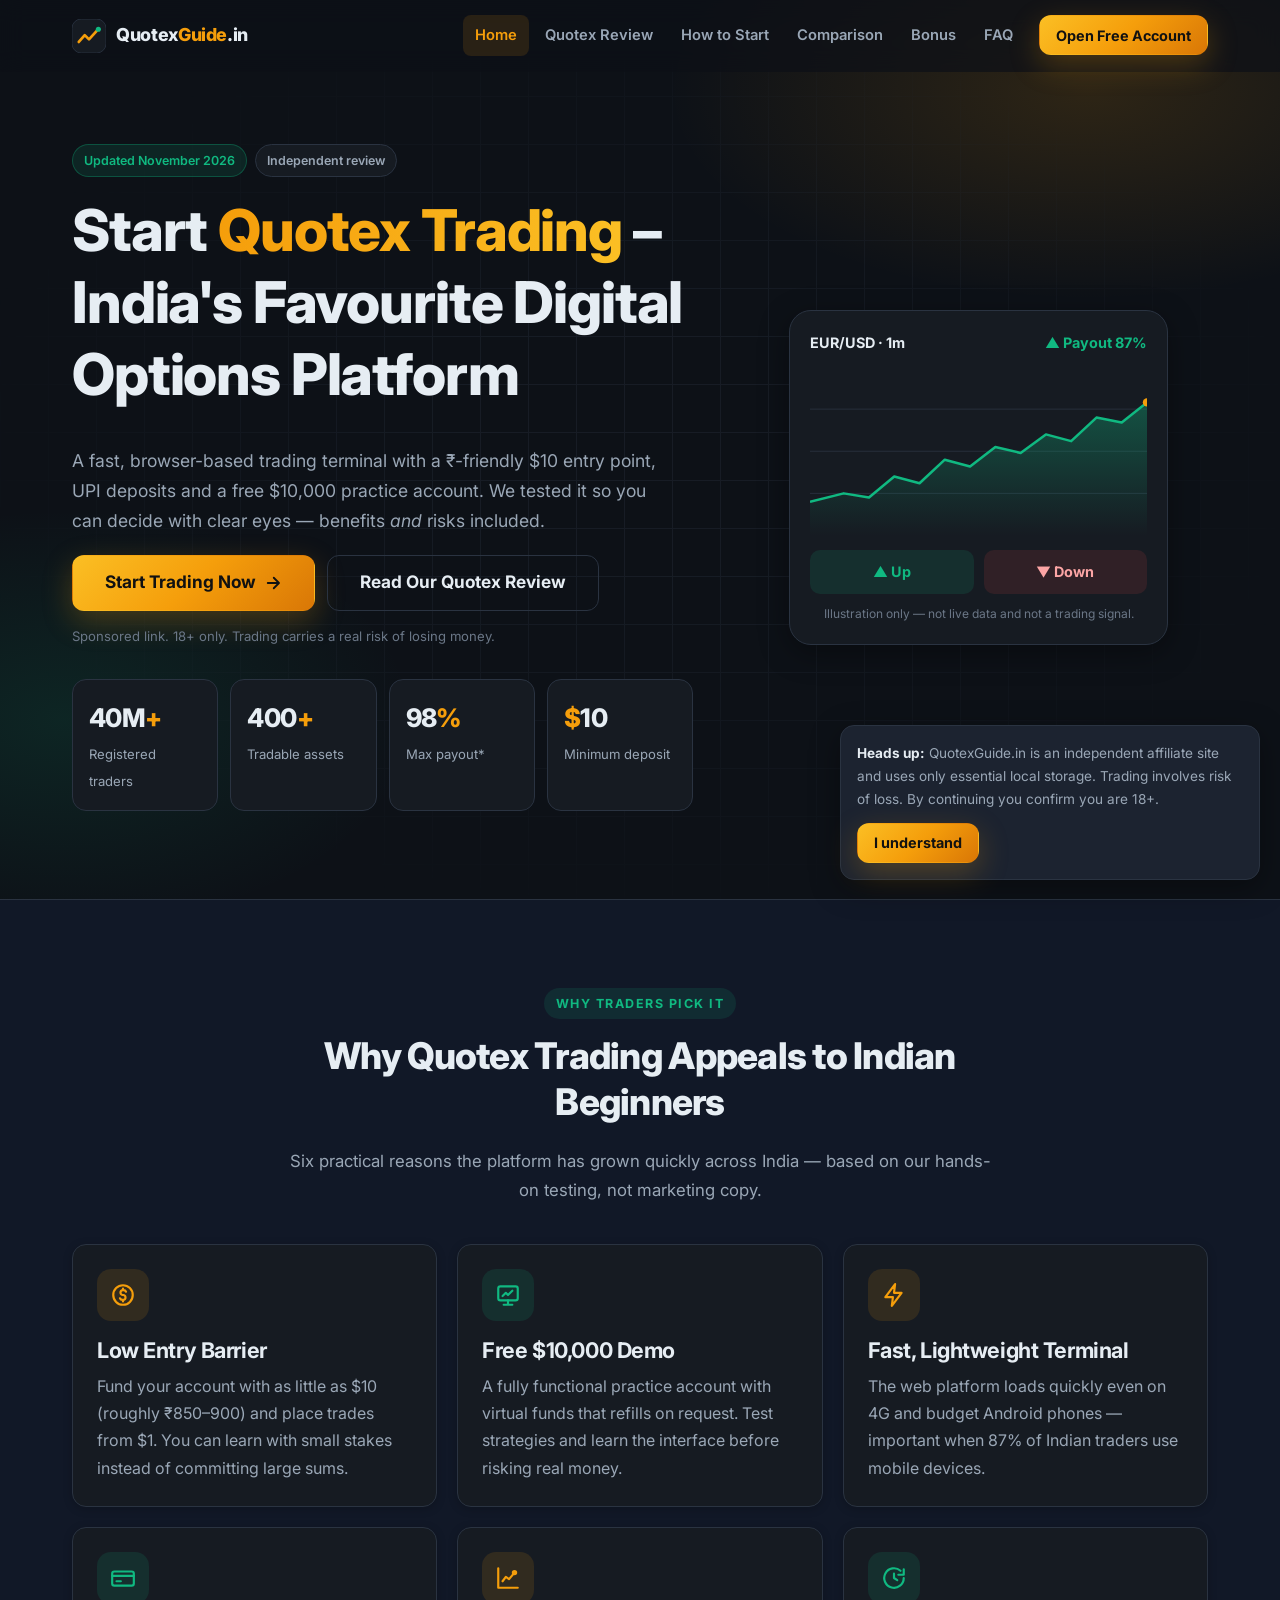
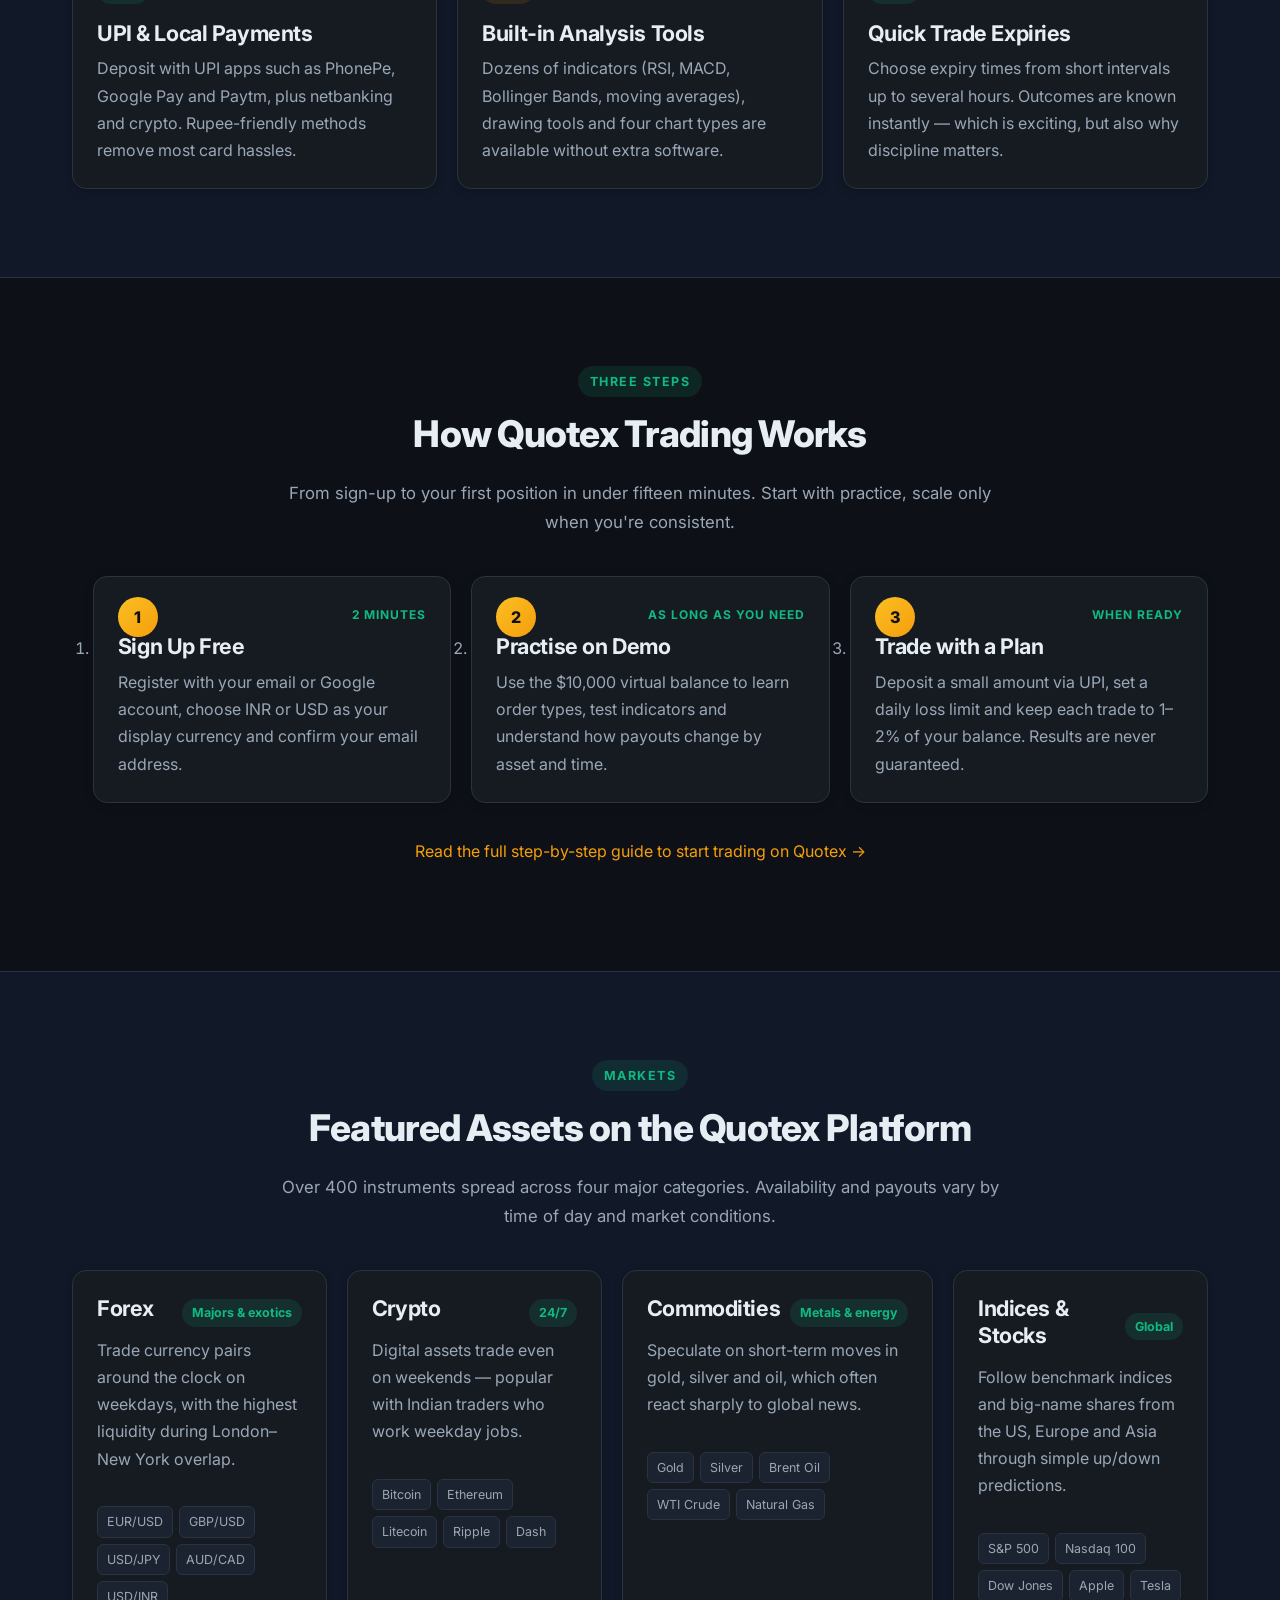
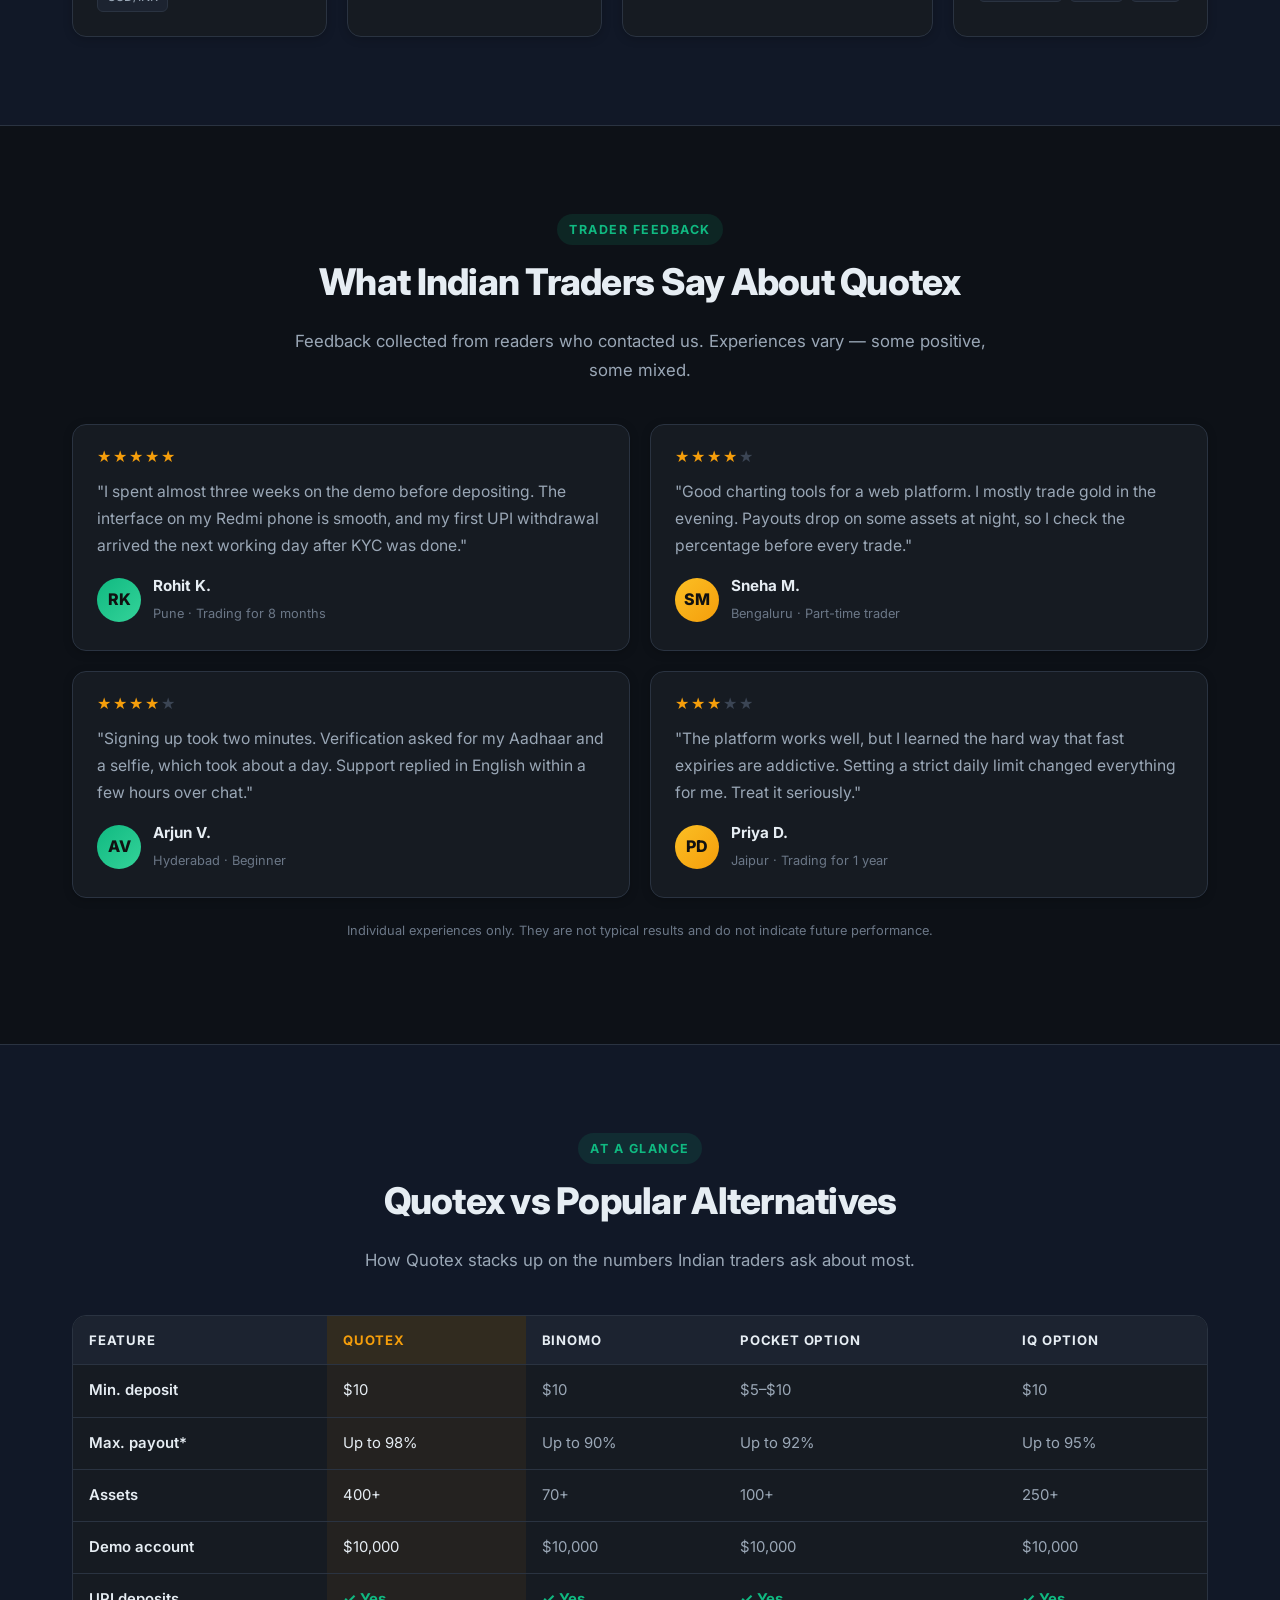
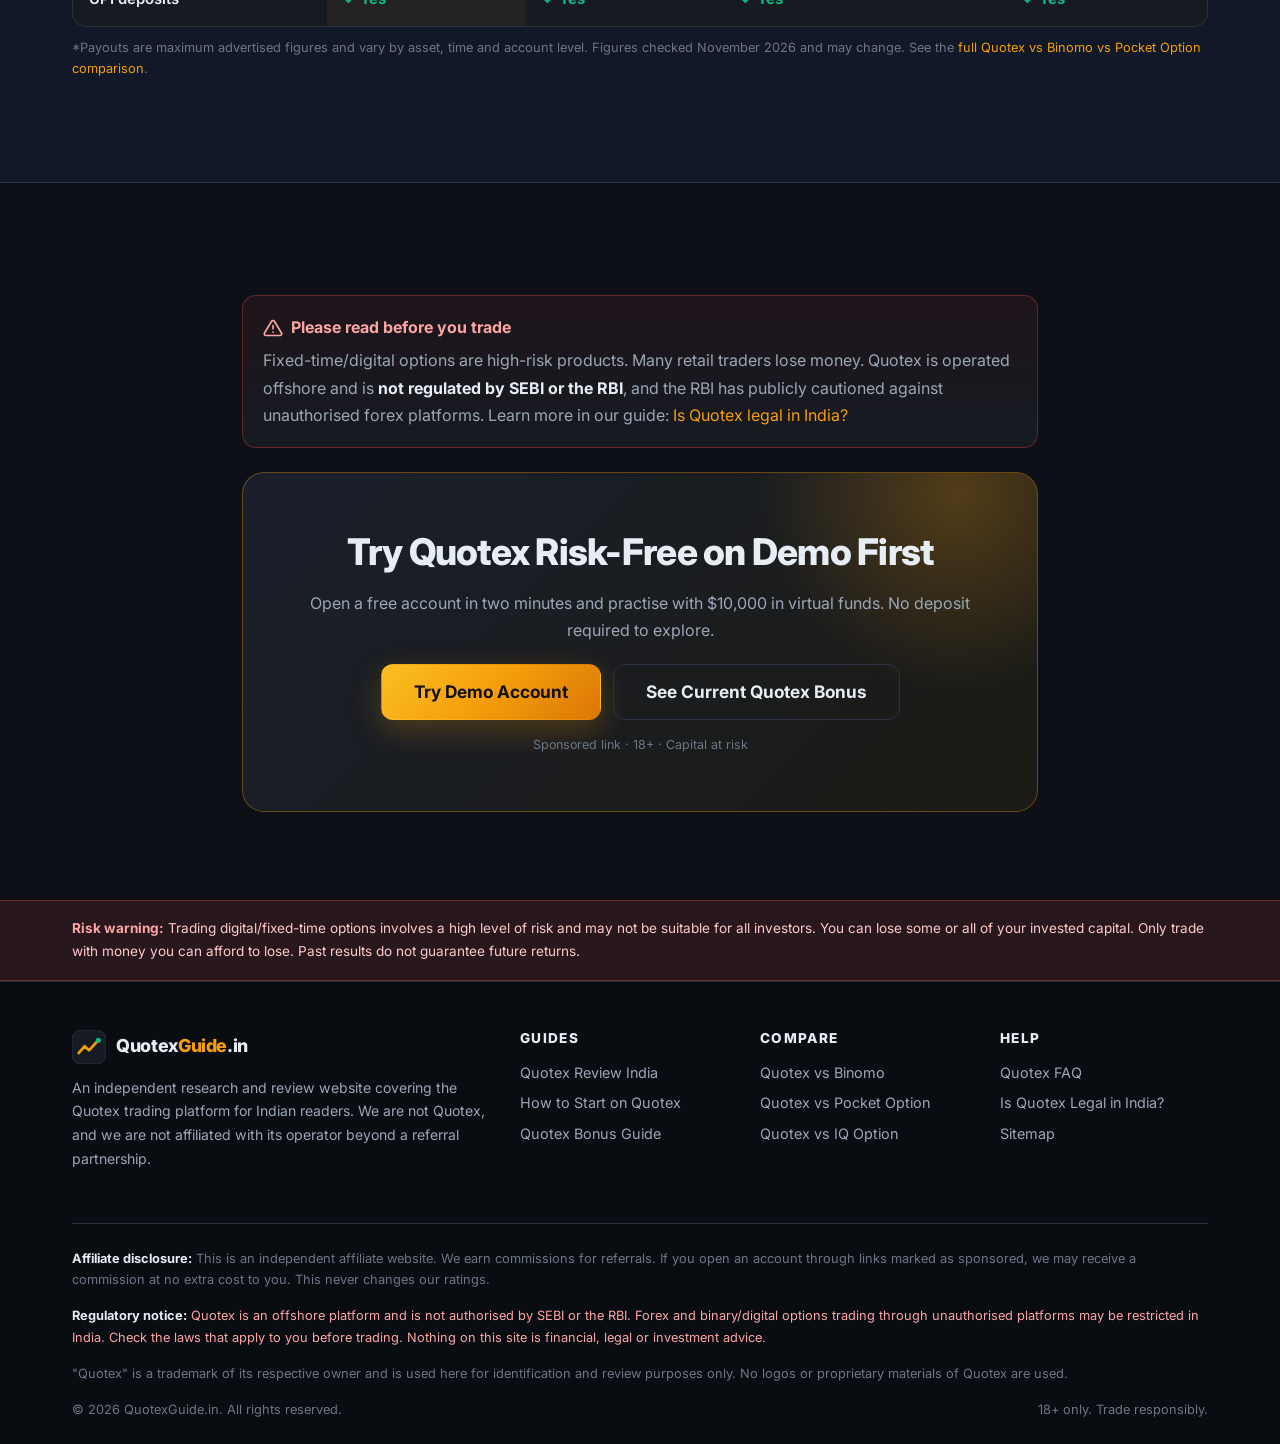
<file: index.html>
<!DOCTYPE html>
<html lang="en-IN" class="no-js">
<head>
  <meta charset="utf-8">
  <meta name="viewport" content="width=device-width, initial-scale=1">
  <title>Quotex Trading India | Best Digital Options Platform 2026</title>
  <meta name="description" content="Quotex trading explained for Indian traders: $10 minimum deposit, free $10,000 demo, 400+ assets and payouts up to 98%. Independent, honest guide for 2026.">
  <meta name="robots" content="index, follow, max-image-preview:large">
  <link rel="canonical" href="https://quotexguide.in/">
  <meta name="theme-color" content="#0d1117">
  <link rel="icon" href="assets/img/favicon.svg" type="image/svg+xml">

  <meta property="og:type" content="website">
  <meta property="og:site_name" content="QuotexGuide.in">
  <meta property="og:locale" content="en_IN">
  <meta property="og:title" content="Quotex Trading India | Best Digital Options Platform 2026">
  <meta property="og:description" content="Independent guide to Quotex trading in India: features, demo account, deposits via UPI, risks and honest verdict.">
  <meta property="og:url" content="https://quotexguide.in/">
  <meta property="og:image" content="https://quotexguide.in/assets/img/og-image.png">
  <meta property="og:image:width" content="1200">
  <meta property="og:image:height" content="630">
  <meta property="og:image:alt" content="QuotexGuide.in – independent Quotex trading guide for India">
  <meta name="twitter:card" content="summary_large_image">
  <meta name="twitter:title" content="Quotex Trading India | Best Digital Options Platform 2026">
  <meta name="twitter:description" content="Independent guide to Quotex trading in India: features, demo, UPI deposits, risks and verdict.">
  <meta name="twitter:image" content="https://quotexguide.in/assets/img/og-image.png">

  <link rel="preconnect" href="https://fonts.googleapis.com">
  <link rel="preconnect" href="https://fonts.gstatic.com" crossorigin>
  <link href="https://fonts.googleapis.com/css2?family=Inter:wght@400;500;600;700;800&amp;display=swap" rel="stylesheet">
  <link rel="stylesheet" href="assets/css/style.css">

  <script type="application/ld+json">
  {
    "@context": "https://schema.org",
    "@graph": [
      {
        "@type": "WebSite",
        "@id": "https://quotexguide.in/#website",
        "url": "https://quotexguide.in/",
        "name": "QuotexGuide.in",
        "description": "Independent reviews and guides about Quotex trading for Indian traders.",
        "inLanguage": "en-IN",
        "publisher": { "@id": "https://quotexguide.in/#org" }
      },
      {
        "@type": "Organization",
        "@id": "https://quotexguide.in/#org",
        "name": "QuotexGuide.in",
        "url": "https://quotexguide.in/",
        "logo": "https://i.ytimg.com/vi/QCMfvbpGNEM/maxresdefault.jpg"
      },
      {
        "@type": "WebPage",
        "@id": "https://quotexguide.in/#webpage",
        "url": "https://quotexguide.in/",
        "name": "Quotex Trading India | Best Digital Options Platform 2026",
        "isPartOf": { "@id": "https://quotexguide.in/#website" },
        "inLanguage": "en-IN",
        "dateModified": "2026-11-01",
        "breadcrumb": { "@id": "https://quotexguide.in/#breadcrumb" }
      },
      {
        "@type": "BreadcrumbList",
        "@id": "https://quotexguide.in/#breadcrumb",
        "itemListElement": [
          { "@type": "ListItem", "position": 1, "name": "Home", "item": "https://quotexguide.in/" }
        ]
      }
    ]
  }
  </script>
</head>
<body>
  <a class="skip-link" href="#main">Skip to content</a>
  <header class="site-header">
    <div class="container">
      <a class="brand" href="index.html" aria-label="QuotexGuide.in home">
        <svg class="brand__mark" viewBox="0 0 40 40" aria-hidden="true" focusable="false"><rect width="40" height="40" rx="11" fill="#161b22" stroke="#2a3341"/><path d="M8 27l7-8 5 5 11-12" fill="none" stroke="#f59e0b" stroke-width="3.2" stroke-linecap="round" stroke-linejoin="round"/><circle cx="31" cy="12" r="3" fill="#10b981"/></svg>
        <span>Quotex<span>Guide</span>.in</span>
      </a>
      <button class="nav-toggle" type="button" aria-controls="main-nav" aria-expanded="false" aria-label="Open menu">
        <span></span><span></span><span></span>
      </button>
      <nav class="main-nav" id="main-nav" aria-label="Main navigation">
        <ul>
          <li><a href="index.html" aria-current="page">Home</a></li>
          <li><a href="review.html">Quotex Review</a></li>
          <li><a href="how-to-start.html">How to Start</a></li>
          <li><a href="comparison.html">Comparison</a></li>
          <li><a href="bonus.html">Bonus</a></li>
          <li><a href="faq.html">FAQ</a></li>
          <li><a class="btn btn--primary btn--sm" href="https://broker.quotex.io/sign-up?lid=YOUR_AFFILIATE_ID" target="_blank" rel="sponsored noopener">Open Free Account</a></li>
        </ul>
      </nav>
    </div>
  </header>

  <main id="main">
    <!-- Hero -->
    <section class="hero" aria-labelledby="hero-title">
      <div class="container hero__grid">
        <div class="hero__content">
          <div class="badge-row">
            <span class="badge badge--teal">Updated November 2026</span>
            <span class="badge">Independent review</span>
          </div>
          <h1 id="hero-title">Start <span class="highlight">Quotex Trading</span> – India's Favourite Digital Options Platform</h1>
          <p class="hero__lead">A fast, browser-based trading terminal with a ₹-friendly $10 entry point, UPI deposits and a free $10,000 practice account. We tested it so you can decide with clear eyes — benefits <em>and</em> risks included.</p>
          <div class="btn-group">
            <a class="btn btn--primary btn--lg" href="https://broker.quotex.io/sign-up?lid=YOUR_AFFILIATE_ID" target="_blank" rel="sponsored noopener">
              Start Trading Now
              <svg viewBox="0 0 24 24" fill="none" stroke="currentColor" stroke-width="2.4" stroke-linecap="round" stroke-linejoin="round" aria-hidden="true"><path d="M5 12h14M13 5l7 7-7 7"/></svg>
            </a>
            <a class="btn btn--outline btn--lg" href="review.html">Read Our Quotex Review</a>
          </div>
          <p class="hero__note">Sponsored link. 18+ only. Trading carries a real risk of losing money.</p>
          <div class="stats" role="list">
            <div class="stat" role="listitem"><span class="stat__value">40M<em>+</em></span><span class="stat__label">Registered traders</span></div>
            <div class="stat" role="listitem"><span class="stat__value">400<em>+</em></span><span class="stat__label">Tradable assets</span></div>
            <div class="stat" role="listitem"><span class="stat__value">98<em>%</em></span><span class="stat__label">Max payout*</span></div>
            <div class="stat" role="listitem"><span class="stat__value"><em>$</em>10</span><span class="stat__label">Minimum deposit</span></div>
          </div>
        </div>

        <figure class="chart-card" aria-label="Illustrative price chart">
          <div class="chart-card__top">
            <span class="chart-card__pair">EUR/USD · 1m</span>
            <span class="chart-card__up">▲ Payout 87%</span>
          </div>
          <svg viewBox="0 0 400 200" role="img" aria-labelledby="chart-title">
            <title id="chart-title">Illustrative rising price line on a trading chart</title>
            <defs>
              <linearGradient id="g-area" x1="0" y1="0" x2="0" y2="1">
                <stop offset="0" stop-color="#10b981" stop-opacity=".35"/>
                <stop offset="1" stop-color="#10b981" stop-opacity="0"/>
              </linearGradient>
            </defs>
            <g stroke="#2a3341" stroke-width="1">
              <line x1="0" y1="50" x2="400" y2="50"/><line x1="0" y1="100" x2="400" y2="100"/><line x1="0" y1="150" x2="400" y2="150"/>
            </g>
            <path d="M0 160 L40 150 L70 155 L100 130 L130 138 L160 110 L190 118 L220 95 L250 102 L280 80 L310 88 L340 60 L370 66 L400 42 L400 200 L0 200 Z" fill="url(#g-area)"/>
            <path class="chart-line" d="M0 160 L40 150 L70 155 L100 130 L130 138 L160 110 L190 118 L220 95 L250 102 L280 80 L310 88 L340 60 L370 66 L400 42" fill="none" stroke="#10b981" stroke-width="3" stroke-linejoin="round"/>
            <circle cx="400" cy="42" r="5" fill="#f59e0b"/>
          </svg>
          <div class="chart-card__actions">
            <span class="chart-pill chart-pill--up">▲ Up</span>
            <span class="chart-pill chart-pill--down">▼ Down</span>
          </div>
          <figcaption class="chart-card__caption">Illustration only — not live data and not a trading signal.</figcaption>
        </figure>
      </div>
    </section>

    <!-- Why Quotex -->
    <section class="section section--alt" id="why-quotex" aria-labelledby="why-title">
      <div class="container">
        <div class="section__head reveal">
          <span class="eyebrow">Why traders pick it</span>
          <h2 id="why-title">Why Quotex Trading Appeals to Indian Beginners</h2>
          <p>Six practical reasons the platform has grown quickly across India — based on our hands-on testing, not marketing copy.</p>
        </div>
        <div class="grid grid--3">
          <article class="card reveal">
            <div class="card__icon" aria-hidden="true">
              <svg viewBox="0 0 24 24" fill="none" stroke="currentColor" stroke-width="2" stroke-linecap="round" stroke-linejoin="round"><circle cx="12" cy="12" r="9"/><path d="M14.8 9a2.5 2.5 0 0 0-2.3-1.5h-1a2.3 2.3 0 0 0 0 4.5h1a2.3 2.3 0 0 1 0 4.5h-1A2.5 2.5 0 0 1 9.2 15M12 6v1.5M12 16.5V18"/></svg>
            </div>
            <h3>Low Entry Barrier</h3>
            <p>Fund your account with as little as $10 (roughly ₹850–900) and place trades from $1. You can learn with small stakes instead of committing large sums.</p>
          </article>
          <article class="card reveal">
            <div class="card__icon card__icon--teal" aria-hidden="true">
              <svg viewBox="0 0 24 24" fill="none" stroke="currentColor" stroke-width="2" stroke-linecap="round" stroke-linejoin="round"><rect x="3" y="4" width="18" height="13" rx="2"/><path d="M8 21h8M12 17v4M7 13l3-3 2 2 4-4"/></svg>
            </div>
            <h3>Free $10,000 Demo</h3>
            <p>A fully functional practice account with virtual funds that refills on request. Test strategies and learn the interface before risking real money.</p>
          </article>
          <article class="card reveal">
            <div class="card__icon" aria-hidden="true">
              <svg viewBox="0 0 24 24" fill="none" stroke="currentColor" stroke-width="2" stroke-linecap="round" stroke-linejoin="round"><path d="M13 2 4 14h7l-1 8 9-12h-7l1-8z"/></svg>
            </div>
            <h3>Fast, Lightweight Terminal</h3>
            <p>The web platform loads quickly even on 4G and budget Android phones — important when 87% of Indian traders use mobile devices.</p>
          </article>
          <article class="card reveal">
            <div class="card__icon card__icon--teal" aria-hidden="true">
              <svg viewBox="0 0 24 24" fill="none" stroke="currentColor" stroke-width="2" stroke-linecap="round" stroke-linejoin="round"><rect x="2" y="6" width="20" height="13" rx="2"/><path d="M2 10h20M6 15h4"/></svg>
            </div>
            <h3>UPI &amp; Local Payments</h3>
            <p>Deposit with UPI apps such as PhonePe, Google Pay and Paytm, plus netbanking and crypto. Rupee-friendly methods remove most card hassles.</p>
          </article>
          <article class="card reveal">
            <div class="card__icon" aria-hidden="true">
              <svg viewBox="0 0 24 24" fill="none" stroke="currentColor" stroke-width="2" stroke-linecap="round" stroke-linejoin="round"><path d="M3 3v18h18"/><path d="M7 15l3-4 3 2 5-6"/><circle cx="18" cy="7" r="1.5"/></svg>
            </div>
            <h3>Built-in Analysis Tools</h3>
            <p>Dozens of indicators (RSI, MACD, Bollinger Bands, moving averages), drawing tools and four chart types are available without extra software.</p>
          </article>
          <article class="card reveal">
            <div class="card__icon card__icon--teal" aria-hidden="true">
              <svg viewBox="0 0 24 24" fill="none" stroke="currentColor" stroke-width="2" stroke-linecap="round" stroke-linejoin="round"><path d="M21 12a9 9 0 1 1-3-6.7"/><path d="M21 4v5h-5"/><path d="M12 8v4l3 2"/></svg>
            </div>
            <h3>Quick Trade Expiries</h3>
            <p>Choose expiry times from short intervals up to several hours. Outcomes are known instantly — which is exciting, but also why discipline matters.</p>
          </article>
        </div>
      </div>
    </section>

    <!-- How it works -->
    <section class="section" id="how-it-works" aria-labelledby="how-title">
      <div class="container">
        <div class="section__head reveal">
          <span class="eyebrow">Three steps</span>
          <h2 id="how-title">How Quotex Trading Works</h2>
          <p>From sign-up to your first position in under fifteen minutes. Start with practice, scale only when you're consistent.</p>
        </div>
        <ol class="steps" role="list">
          <li class="card step reveal">
            <span class="step__tag">2 minutes</span>
            <h3>Sign Up Free</h3>
            <p>Register with your email or Google account, choose INR or USD as your display currency and confirm your email address.</p>
          </li>
          <li class="card step reveal">
            <span class="step__tag">As long as you need</span>
            <h3>Practise on Demo</h3>
            <p>Use the $10,000 virtual balance to learn order types, test indicators and understand how payouts change by asset and time.</p>
          </li>
          <li class="card step reveal">
            <span class="step__tag">When ready</span>
            <h3>Trade with a Plan</h3>
            <p>Deposit a small amount via UPI, set a daily loss limit and keep each trade to 1–2% of your balance. Results are never guaranteed.</p>
          </li>
        </ol>
        <p class="center-link reveal"><a href="how-to-start.html">Read the full step-by-step guide to start trading on Quotex →</a></p>
      </div>
    </section>

    <!-- Featured assets -->
    <section class="section section--alt" id="assets" aria-labelledby="assets-title">
      <div class="container">
        <div class="section__head reveal">
          <span class="eyebrow">Markets</span>
          <h2 id="assets-title">Featured Assets on the Quotex Platform</h2>
          <p>Over 400 instruments spread across four major categories. Availability and payouts vary by time of day and market conditions.</p>
        </div>
        <div class="grid grid--4">
          <article class="card asset-card reveal">
            <div class="asset-card__head"><h3>Forex</h3><span class="asset-card__count">Majors &amp; exotics</span></div>
            <p>Trade currency pairs around the clock on weekdays, with the highest liquidity during London–New York overlap.</p>
            <ul class="tag-list"><li>EUR/USD</li><li>GBP/USD</li><li>USD/JPY</li><li>AUD/CAD</li><li>USD/INR</li></ul>
          </article>
          <article class="card asset-card reveal">
            <div class="asset-card__head"><h3>Crypto</h3><span class="asset-card__count">24/7</span></div>
            <p>Digital assets trade even on weekends — popular with Indian traders who work weekday jobs.</p>
            <ul class="tag-list"><li>Bitcoin</li><li>Ethereum</li><li>Litecoin</li><li>Ripple</li><li>Dash</li></ul>
          </article>
          <article class="card asset-card reveal">
            <div class="asset-card__head"><h3>Commodities</h3><span class="asset-card__count">Metals &amp; energy</span></div>
            <p>Speculate on short-term moves in gold, silver and oil, which often react sharply to global news.</p>
            <ul class="tag-list"><li>Gold</li><li>Silver</li><li>Brent Oil</li><li>WTI Crude</li><li>Natural Gas</li></ul>
          </article>
          <article class="card asset-card reveal">
            <div class="asset-card__head"><h3>Indices &amp; Stocks</h3><span class="asset-card__count">Global</span></div>
            <p>Follow benchmark indices and big-name shares from the US, Europe and Asia through simple up/down predictions.</p>
            <ul class="tag-list"><li>S&amp;P 500</li><li>Nasdaq 100</li><li>Dow Jones</li><li>Apple</li><li>Tesla</li></ul>
          </article>
        </div>
      </div>
    </section>

    <!-- Testimonials -->
    <section class="section" id="reviews" aria-labelledby="reviews-title">
      <div class="container">
        <div class="section__head reveal">
          <span class="eyebrow">Trader feedback</span>
          <h2 id="reviews-title">What Indian Traders Say About Quotex</h2>
          <p>Feedback collected from readers who contacted us. Experiences vary — some positive, some mixed.</p>
        </div>
        <div class="grid grid--2">
          <article class="card testimonial reveal">
            <span class="stars stars--sm stars--r5" role="img" aria-label="Rated 5 out of 5"></span>
            <blockquote><p>"I spent almost three weeks on the demo before depositing. The interface on my Redmi phone is smooth, and my first UPI withdrawal arrived the next working day after KYC was done."</p></blockquote>
            <div class="testimonial__author"><span class="avatar" aria-hidden="true">RK</span><div><span class="testimonial__name">Rohit K.</span><span class="testimonial__meta">Pune · Trading for 8 months</span></div></div>
          </article>
          <article class="card testimonial reveal">
            <span class="stars stars--sm stars--r4" role="img" aria-label="Rated 4 out of 5"></span>
            <blockquote><p>"Good charting tools for a web platform. I mostly trade gold in the evening. Payouts drop on some assets at night, so I check the percentage before every trade."</p></blockquote>
            <div class="testimonial__author"><span class="avatar avatar--amber" aria-hidden="true">SM</span><div><span class="testimonial__name">Sneha M.</span><span class="testimonial__meta">Bengaluru · Part-time trader</span></div></div>
          </article>
          <article class="card testimonial reveal">
            <span class="stars stars--sm stars--r4" role="img" aria-label="Rated 4 out of 5"></span>
            <blockquote><p>"Signing up took two minutes. Verification asked for my Aadhaar and a selfie, which took about a day. Support replied in English within a few hours over chat."</p></blockquote>
            <div class="testimonial__author"><span class="avatar" aria-hidden="true">AV</span><div><span class="testimonial__name">Arjun V.</span><span class="testimonial__meta">Hyderabad · Beginner</span></div></div>
          </article>
          <article class="card testimonial reveal">
            <span class="stars stars--sm stars--r3" role="img" aria-label="Rated 3 out of 5"></span>
            <blockquote><p>"The platform works well, but I learned the hard way that fast expiries are addictive. Setting a strict daily limit changed everything for me. Treat it seriously."</p></blockquote>
            <div class="testimonial__author"><span class="avatar avatar--amber" aria-hidden="true">PD</span><div><span class="testimonial__name">Priya D.</span><span class="testimonial__meta">Jaipur · Trading for 1 year</span></div></div>
          </article>
        </div>
        <p class="disclosure-note">Individual experiences only. They are not typical results and do not indicate future performance.</p>
      </div>
    </section>

    <!-- Mini comparison -->
    <section class="section section--alt" id="compare" aria-labelledby="compare-title">
      <div class="container">
        <div class="section__head reveal">
          <span class="eyebrow">At a glance</span>
          <h2 id="compare-title">Quotex vs Popular Alternatives</h2>
          <p>How Quotex stacks up on the numbers Indian traders ask about most.</p>
        </div>
        <div class="table-wrap reveal">
          <table>
            <caption class="sr-only">Quick comparison of Quotex, Binomo, Pocket Option and IQ Option</caption>
            <thead>
              <tr><th scope="col">Feature</th><th scope="col" class="col-highlight">Quotex</th><th scope="col">Binomo</th><th scope="col">Pocket Option</th><th scope="col">IQ Option</th></tr>
            </thead>
            <tbody>
              <tr><th scope="row">Min. deposit</th><td class="col-highlight">$10</td><td>$10</td><td>$5–$10</td><td>$10</td></tr>
              <tr><th scope="row">Max. payout*</th><td class="col-highlight">Up to 98%</td><td>Up to 90%</td><td>Up to 92%</td><td>Up to 95%</td></tr>
              <tr><th scope="row">Assets</th><td class="col-highlight">400+</td><td>70+</td><td>100+</td><td>250+</td></tr>
              <tr><th scope="row">Demo account</th><td class="col-highlight">$10,000</td><td>$10,000</td><td>$10,000</td><td>$10,000</td></tr>
              <tr><th scope="row">UPI deposits</th><td class="col-highlight"><span class="yes">✓ Yes</span></td><td><span class="yes">✓ Yes</span></td><td><span class="yes">✓ Yes</span></td><td><span class="yes">✓ Yes</span></td></tr>
            </tbody>
          </table>
        </div>
        <p class="table-note">*Payouts are maximum advertised figures and vary by asset, time and account level. Figures checked November 2026 and may change. See the <a href="comparison.html">full Quotex vs Binomo vs Pocket Option comparison</a>.</p>
      </div>
    </section>

    <!-- Risk warning + CTA -->
    <section class="section" aria-labelledby="cta-title">
      <div class="container container--narrow">
        <div class="callout callout--warning reveal" role="note">
          <div class="callout__title">
            <svg viewBox="0 0 24 24" fill="none" stroke="currentColor" stroke-width="2" stroke-linecap="round" stroke-linejoin="round" aria-hidden="true"><path d="M10.3 3.9 1.8 18a2 2 0 0 0 1.7 3h17a2 2 0 0 0 1.7-3L13.7 3.9a2 2 0 0 0-3.4 0zM12 9v4M12 17h.01"/></svg>
            Please read before you trade
          </div>
          <p>Fixed-time/digital options are high-risk products. Many retail traders lose money. Quotex is operated offshore and is <strong>not regulated by SEBI or the RBI</strong>, and the RBI has publicly cautioned against unauthorised forex platforms. Learn more in our guide: <a href="faq.html#legal">Is Quotex legal in India?</a></p>
        </div>
        <div class="cta-band reveal">
          <h2 id="cta-title">Try Quotex Risk-Free on Demo First</h2>
          <p>Open a free account in two minutes and practise with $10,000 in virtual funds. No deposit required to explore.</p>
          <div class="btn-group">
            <a class="btn btn--primary btn--lg" href="https://broker.quotex.io/sign-up?lid=YOUR_AFFILIATE_ID" target="_blank" rel="sponsored noopener">Try Demo Account</a>
            <a class="btn btn--outline btn--lg" href="bonus.html">See Current Quotex Bonus</a>
          </div>
          <small>Sponsored link · 18+ · Capital at risk</small>
        </div>
      </div>
    </section>
  </main>

  <div class="risk-banner" role="note">
    <div class="container">
      <p><strong>Risk warning:</strong> Trading digital/fixed-time options involves a high level of risk and may not be suitable for all investors. You can lose some or all of your invested capital. Only trade with money you can afford to lose. Past results do not guarantee future returns.</p>
    </div>
  </div>

  <footer class="site-footer">
    <div class="container">
      <div class="footer-grid">
        <div class="footer-brand">
          <a class="brand" href="index.html" aria-label="QuotexGuide.in home"><svg class="brand__mark" viewBox="0 0 40 40" aria-hidden="true" focusable="false"><rect width="40" height="40" rx="11" fill="#161b22" stroke="#2a3341"/><path d="M8 27l7-8 5 5 11-12" fill="none" stroke="#f59e0b" stroke-width="3.2" stroke-linecap="round" stroke-linejoin="round"/><circle cx="31" cy="12" r="3" fill="#10b981"/></svg><span>Quotex<span>Guide</span>.in</span></a>
          <p>An independent research and review website covering the Quotex trading platform for Indian readers. We are not Quotex, and we are not affiliated with its operator beyond a referral partnership.</p>
        </div>
        <div class="footer-col">
          <h2>Guides</h2>
          <ul>
            <li><a href="review.html">Quotex Review India</a></li>
            <li><a href="how-to-start.html">How to Start on Quotex</a></li>
            <li><a href="bonus.html">Quotex Bonus Guide</a></li>
          </ul>
        </div>
        <div class="footer-col">
          <h2>Compare</h2>
          <ul>
            <li><a href="comparison.html#quotex-vs-binomo">Quotex vs Binomo</a></li>
            <li><a href="comparison.html#quotex-vs-pocket-option">Quotex vs Pocket Option</a></li>
            <li><a href="comparison.html#quotex-vs-iq-option">Quotex vs IQ Option</a></li>
          </ul>
        </div>
        <div class="footer-col">
          <h2>Help</h2>
          <ul>
            <li><a href="faq.html">Quotex FAQ</a></li>
            <li><a href="faq.html#legal">Is Quotex Legal in India?</a></li>
            <li><a href="sitemap.xml">Sitemap</a></li>
          </ul>
        </div>
      </div>
      <div class="footer-legal">
        <p><strong>Affiliate disclosure:</strong> This is an independent affiliate website. We earn commissions for referrals. If you open an account through links marked as sponsored, we may receive a commission at no extra cost to you. This never changes our ratings.</p>
        <p class="risk"><strong>Regulatory notice:</strong> Quotex is an offshore platform and is not authorised by SEBI or the RBI. Forex and binary/digital options trading through unauthorised platforms may be restricted in India. Check the laws that apply to you before trading. Nothing on this site is financial, legal or investment advice.</p>
        <p>"Quotex" is a trademark of its respective owner and is used here for identification and review purposes only. No logos or proprietary materials of Quotex are used.</p>
        <div class="footer-bottom">
          <span>&copy; <span data-year>2026</span> QuotexGuide.in. All rights reserved.</span>
          <span>18+ only. Trade responsibly.</span>
        </div>
      </div>
    </div>
  </footer>

  <button class="back-to-top" type="button" aria-label="Back to top">
    <svg viewBox="0 0 24 24" fill="none" stroke="currentColor" stroke-width="2.4" stroke-linecap="round" stroke-linejoin="round" aria-hidden="true"><path d="M12 19V5M5 12l7-7 7 7"/></svg>
  </button>

  <div class="mobile-cta">
    <p><strong>Free $10,000 demo</strong><br>No deposit needed to practise.</p>
    <a class="btn btn--primary btn--sm" href="https://broker.quotex.io/sign-up?lid=YOUR_AFFILIATE_ID" target="_blank" rel="sponsored noopener">Try Demo</a>
  </div>

  <div class="notice-bar" role="dialog" aria-live="polite" aria-label="Site notice">
    <p><strong>Heads up:</strong> QuotexGuide.in is an independent affiliate site and uses only essential local storage. Trading involves risk of loss. By continuing you confirm you are 18+.</p>
    <button class="btn btn--primary btn--sm" type="button" data-notice-accept>I understand</button>
  </div>

  <script src="assets/js/main.js" defer></script>
</body>
</html>
</file>
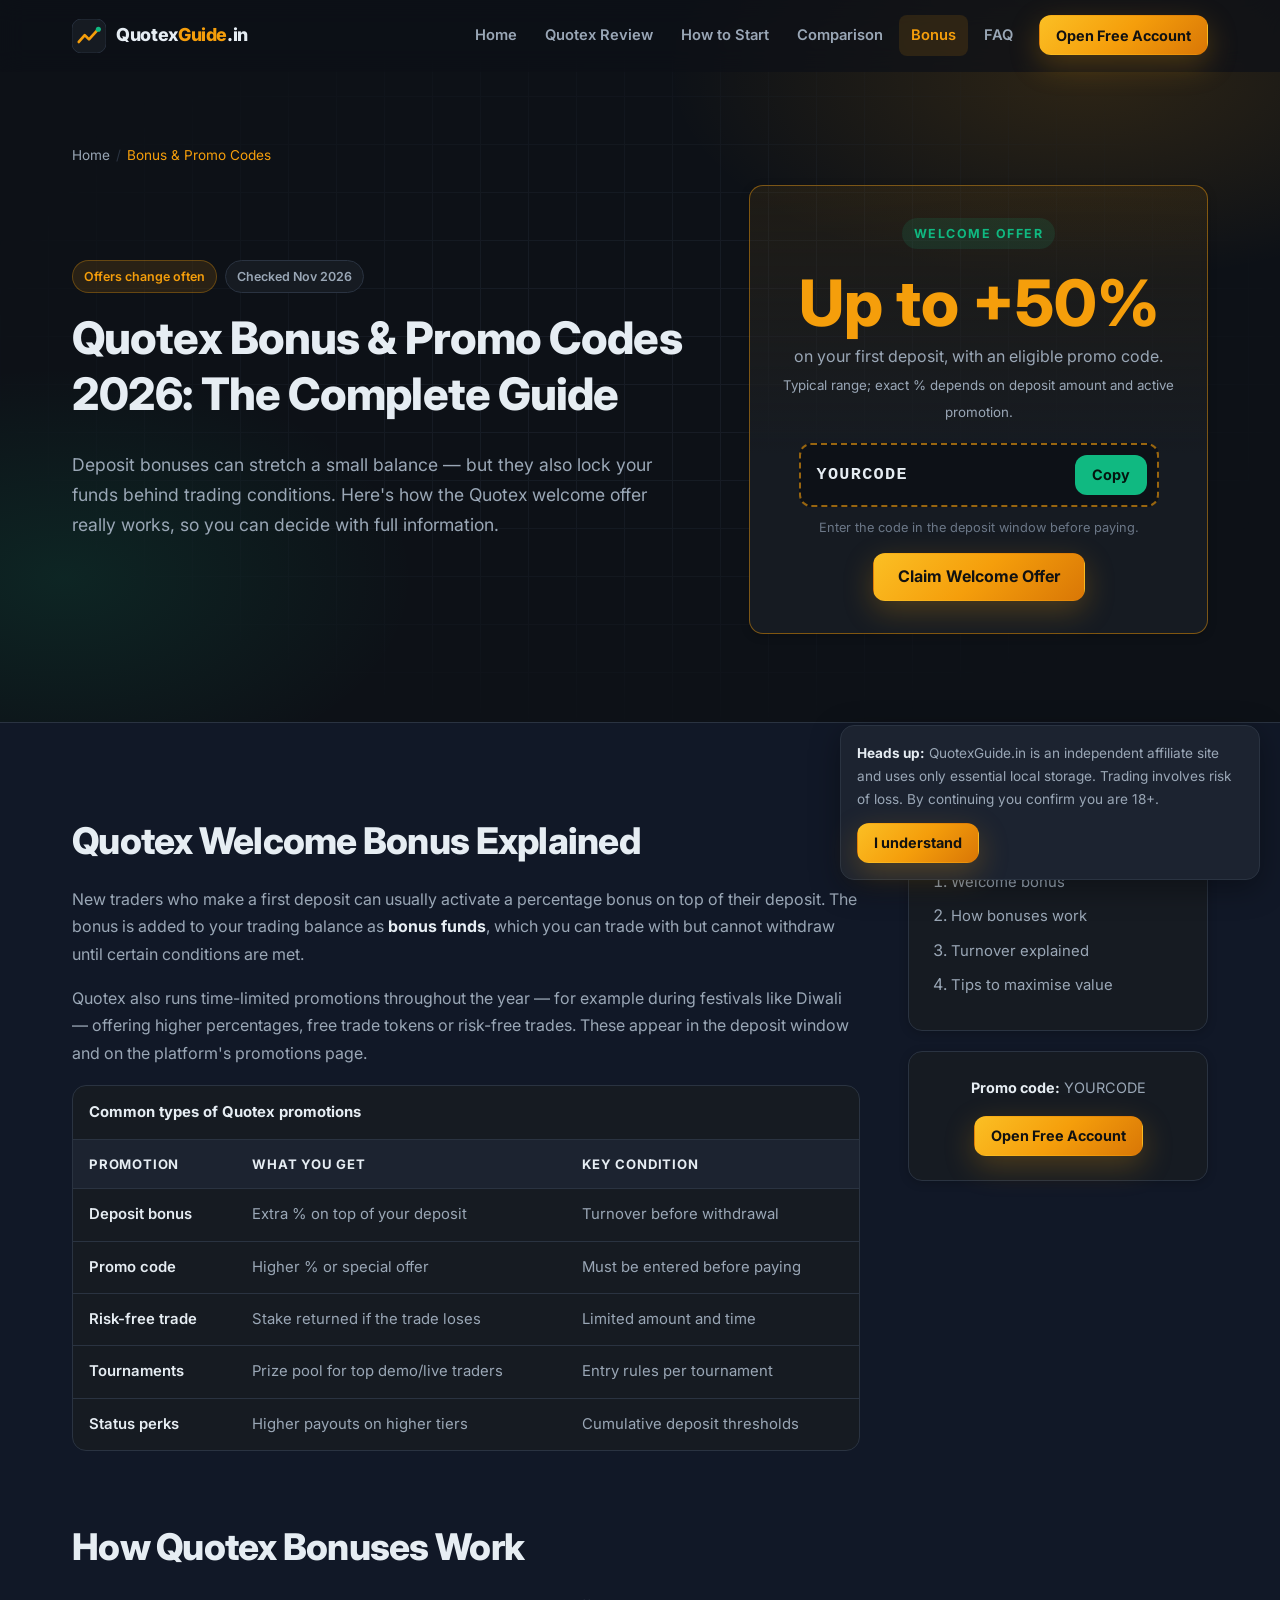
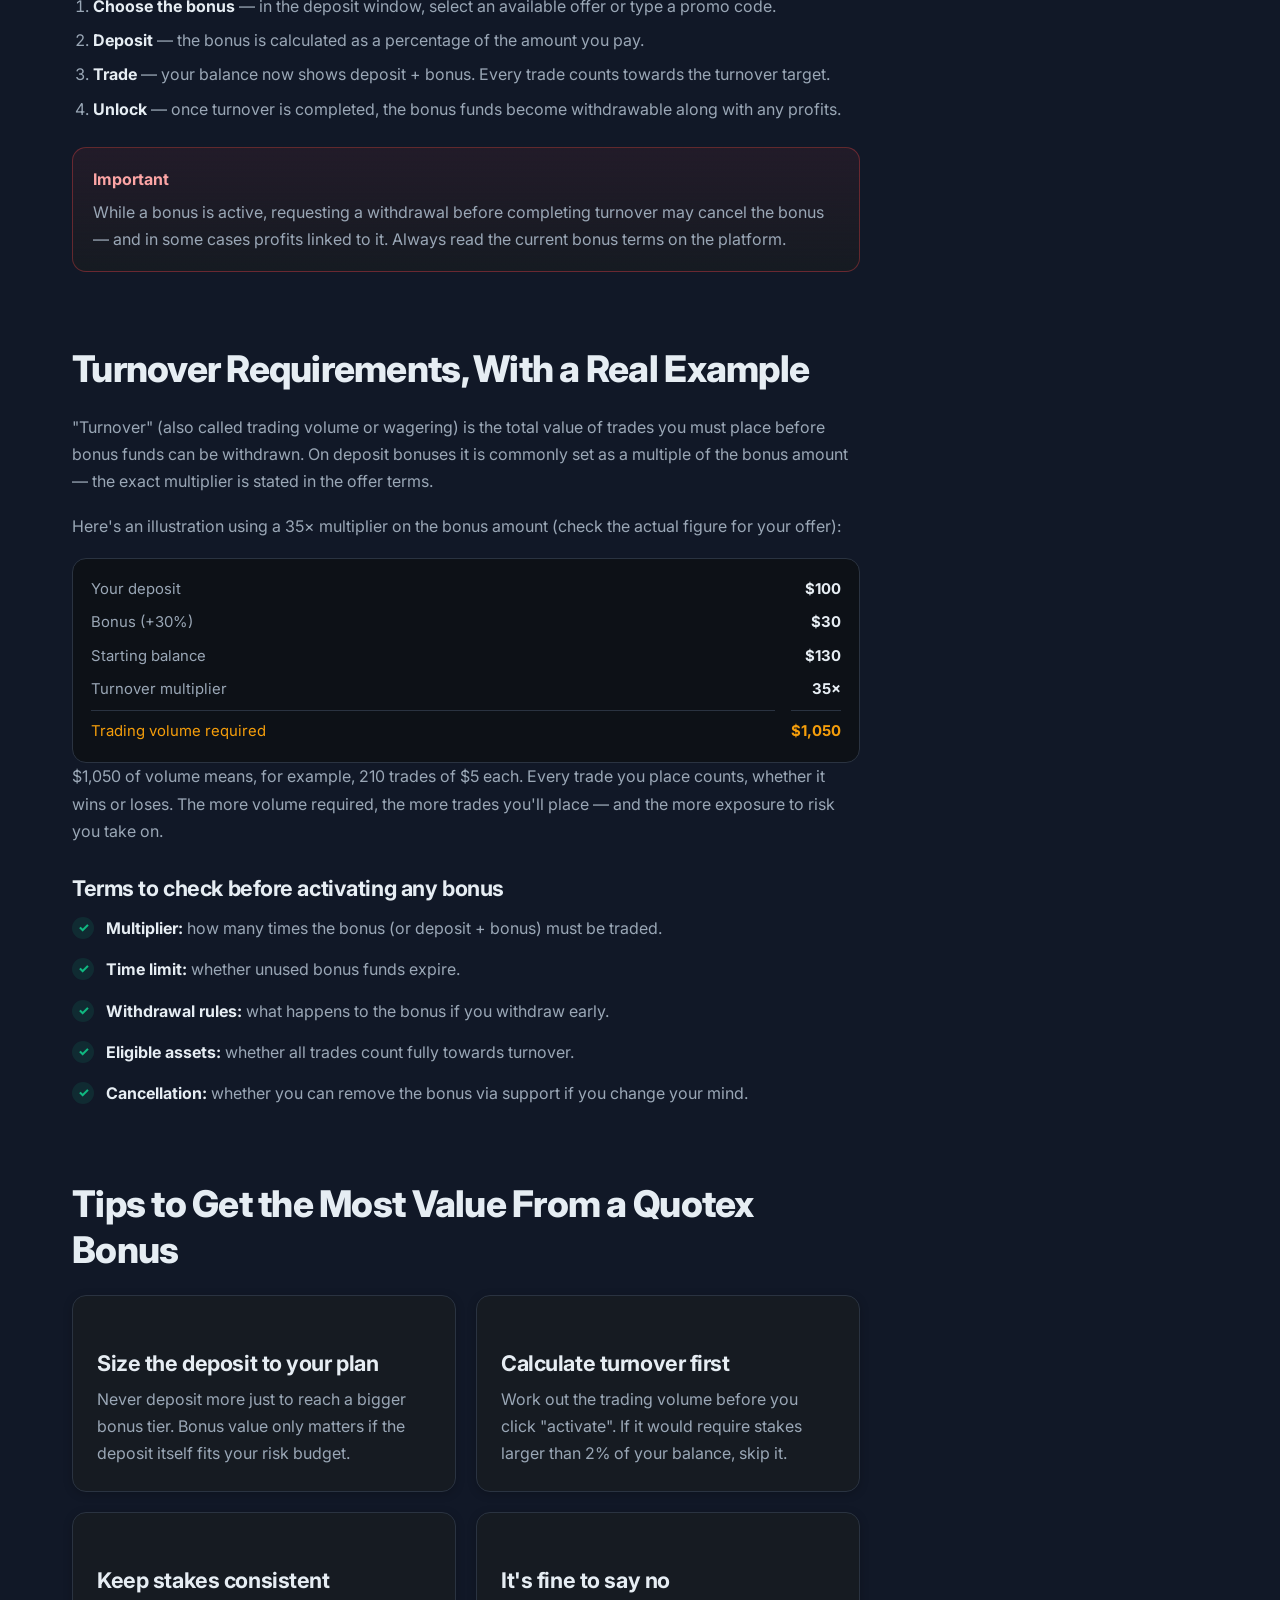
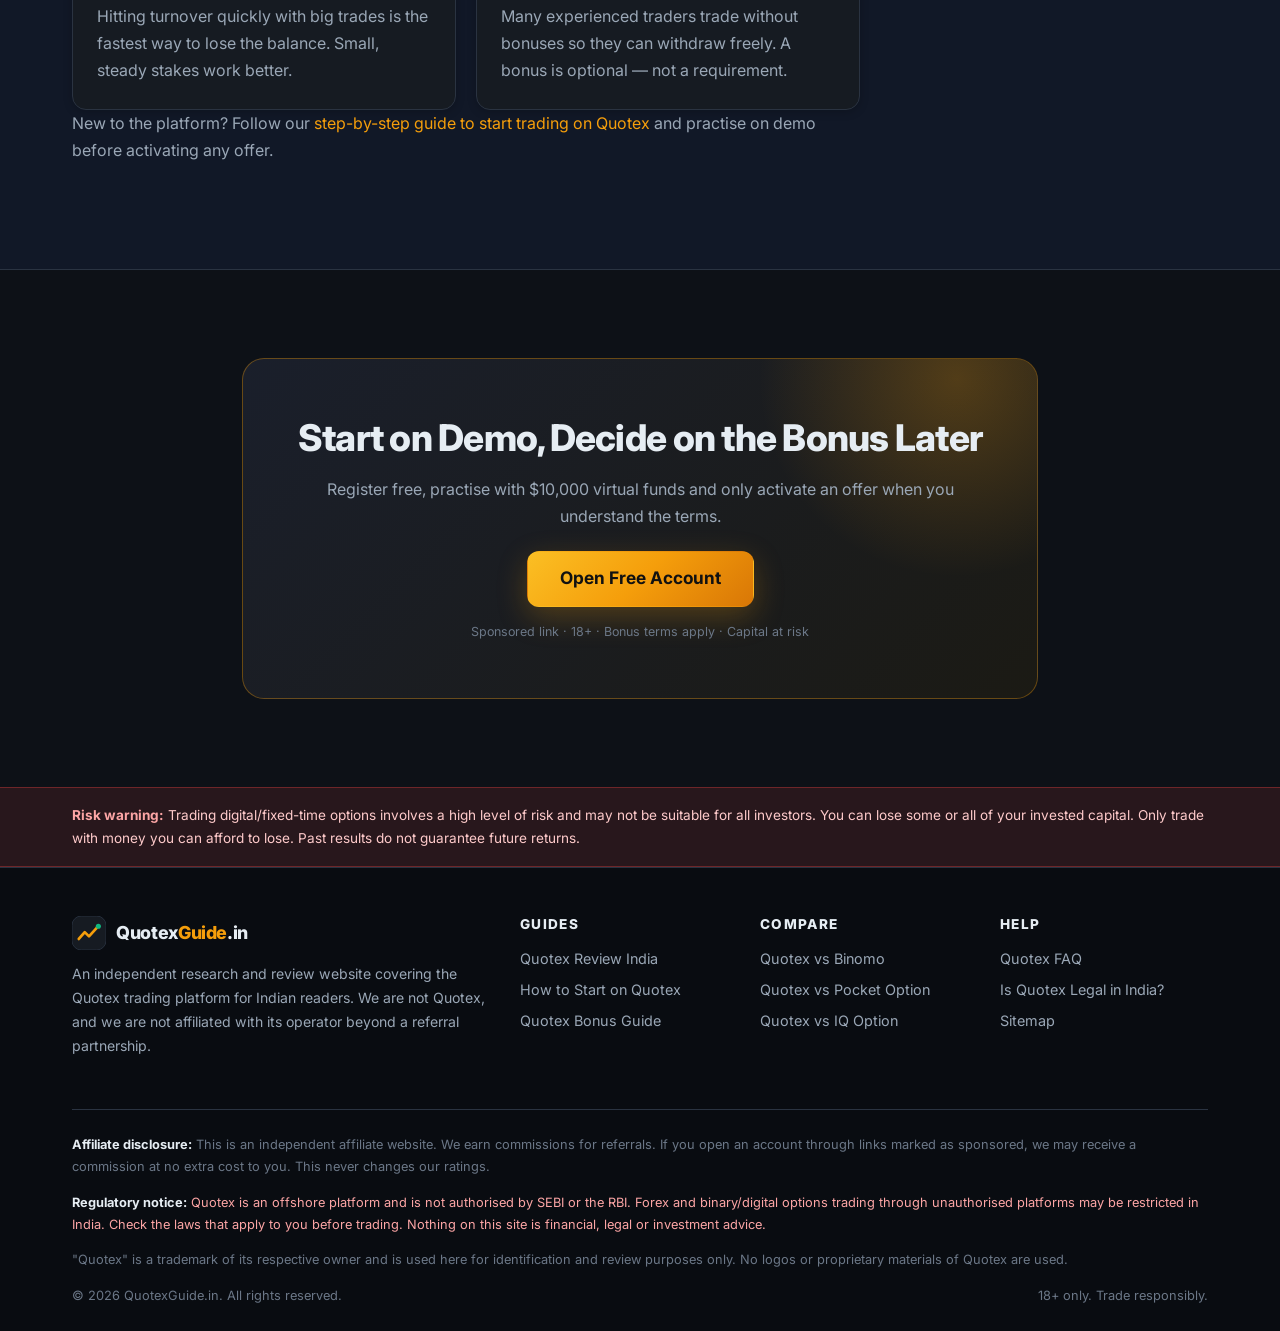
<file: bonus.html>
<!DOCTYPE html>
<html lang="en-IN" class="no-js">
<head>
  <meta charset="utf-8">
  <meta name="viewport" content="width=device-width, initial-scale=1">
  <title>Quotex Bonus &amp; Promo Codes 2026 | Welcome Offer Guide</title>
  <meta name="description" content="Quotex bonus and promo codes for 2026 explained: welcome offer, how deposit bonuses work, turnover requirements with examples, and tips to use them wisely.">
  <meta name="robots" content="index, follow, max-image-preview:large">
  <link rel="canonical" href="https://quotexguide.in/bonus.html">
  <meta name="theme-color" content="#0d1117">
  <link rel="icon" href="assets/img/favicon.svg" type="image/svg+xml">

  <meta property="og:type" content="article">
  <meta property="og:site_name" content="QuotexGuide.in">
  <meta property="og:locale" content="en_IN">
  <meta property="og:title" content="Quotex Bonus &amp; Promo Codes 2026 | Welcome Offer Guide">
  <meta property="og:description" content="How the Quotex welcome bonus works, what turnover means, and how to decide if a bonus is worth it.">
  <meta property="og:url" content="https://quotexguide.in/bonus.html">
  <meta property="og:image" content="https://quotexguide.in/assets/img/og-image.png">
  <meta property="og:image:width" content="1200">
  <meta property="og:image:height" content="630">
  <meta property="og:image:alt" content="Quotex bonus and promo code guide 2026">
  <meta name="twitter:card" content="summary_large_image">
  <meta name="twitter:title" content="Quotex Bonus &amp; Promo Codes 2026 | Welcome Offer Guide">
  <meta name="twitter:description" content="How the Quotex welcome bonus works, turnover explained, and tips to use it wisely.">
  <meta name="twitter:image" content="https://quotexguide.in/assets/img/og-image.png">

  <link rel="preconnect" href="https://fonts.googleapis.com">
  <link rel="preconnect" href="https://fonts.gstatic.com" crossorigin>
  <link href="https://fonts.googleapis.com/css2?family=Inter:wght@400;500;600;700;800&amp;display=swap" rel="stylesheet">
  <link rel="stylesheet" href="assets/css/style.css">

  <script type="application/ld+json">
  {
    "@context": "https://schema.org",
    "@graph": [
      {
        "@type": "WebPage",
        "@id": "https://quotexguide.in/bonus.html#webpage",
        "url": "https://quotexguide.in/bonus.html",
        "name": "Quotex Bonus & Promo Codes 2026 | Welcome Offer Guide",
        "isPartOf": { "@id": "https://quotexguide.in/#website" },
        "inLanguage": "en-IN",
        "dateModified": "2026-11-01",
        "breadcrumb": { "@id": "https://quotexguide.in/bonus.html#breadcrumb" }
      },
      {
        "@type": "BreadcrumbList",
        "@id": "https://quotexguide.in/bonus.html#breadcrumb",
        "itemListElement": [
          { "@type": "ListItem", "position": 1, "name": "Home", "item": "https://quotexguide.in/" },
          { "@type": "ListItem", "position": 2, "name": "Quotex Bonus & Promo Codes", "item": "https://quotexguide.in/bonus.html" }
        ]
      }
    ]
  }
  </script>
</head>
<body>
  <a class="skip-link" href="#main">Skip to content</a>
  <header class="site-header">
    <div class="container">
      <a class="brand" href="index.html" aria-label="QuotexGuide.in home">
        <svg class="brand__mark" viewBox="0 0 40 40" aria-hidden="true" focusable="false"><rect width="40" height="40" rx="11" fill="#161b22" stroke="#2a3341"/><path d="M8 27l7-8 5 5 11-12" fill="none" stroke="#f59e0b" stroke-width="3.2" stroke-linecap="round" stroke-linejoin="round"/><circle cx="31" cy="12" r="3" fill="#10b981"/></svg>
        <span>Quotex<span>Guide</span>.in</span>
      </a>
      <button class="nav-toggle" type="button" aria-controls="main-nav" aria-expanded="false" aria-label="Open menu">
        <span></span><span></span><span></span>
      </button>
      <nav class="main-nav" id="main-nav" aria-label="Main navigation">
        <ul>
          <li><a href="index.html">Home</a></li>
          <li><a href="review.html">Quotex Review</a></li>
          <li><a href="how-to-start.html">How to Start</a></li>
          <li><a href="comparison.html">Comparison</a></li>
          <li><a href="bonus.html" aria-current="page">Bonus</a></li>
          <li><a href="faq.html">FAQ</a></li>
          <li><a class="btn btn--primary btn--sm" href="https://broker.quotex.io/sign-up?lid=YOUR_AFFILIATE_ID" target="_blank" rel="sponsored noopener">Open Free Account</a></li>
        </ul>
      </nav>
    </div>
  </header>

  <main id="main">
    <section class="hero hero--page" aria-labelledby="page-title">
      <div class="container">
        <nav class="breadcrumbs" aria-label="Breadcrumb">
          <ol>
            <li><a href="index.html">Home</a></li>
            <li><span aria-current="page">Bonus &amp; Promo Codes</span></li>
          </ol>
        </nav>
        <div class="hero__grid">
          <div class="hero__content">
            <div class="badge-row">
              <span class="badge badge--accent">Offers change often</span>
              <span class="badge">Checked Nov 2026</span>
            </div>
            <h1 id="page-title">Quotex Bonus &amp; Promo Codes 2026: The Complete Guide</h1>
            <p class="hero__lead">Deposit bonuses can stretch a small balance — but they also lock your funds behind trading conditions. Here's how the Quotex welcome offer really works, so you can decide with full information.</p>
          </div>
          <div class="card card--static card--highlight bonus-hero-card">
            <span class="eyebrow">Welcome offer</span>
            <p class="bonus-hero-card__amount">Up to +50%</p>
            <p>on your first deposit, with an eligible promo code.<br><small>Typical range; exact % depends on deposit amount and active promotion.</small></p>
            <div class="promo-code">
              <code>YOURCODE</code>
              <button class="btn btn--teal btn--sm" type="button" data-copy="YOURCODE">Copy</button>
            </div>
            <p class="table-note">Enter the code in the deposit window before paying.</p>
            <a class="btn btn--primary" href="https://broker.quotex.io/sign-up?lid=YOUR_AFFILIATE_ID" target="_blank" rel="sponsored noopener">Claim Welcome Offer</a>
          </div>
        </div>
      </div>
    </section>

    <section class="section section--alt">
      <div class="container content-layout">
        <article class="prose">
          <h2 id="welcome">Quotex Welcome Bonus Explained</h2>
          <p>New traders who make a first deposit can usually activate a percentage bonus on top of their deposit. The bonus is added to your trading balance as <strong>bonus funds</strong>, which you can trade with but cannot withdraw until certain conditions are met.</p>
          <p>Quotex also runs time-limited promotions throughout the year — for example during festivals like Diwali — offering higher percentages, free trade tokens or risk-free trades. These appear in the deposit window and on the platform's promotions page.</p>
          <div class="table-wrap">
            <table>
              <caption>Common types of Quotex promotions</caption>
              <thead><tr><th scope="col">Promotion</th><th scope="col">What you get</th><th scope="col">Key condition</th></tr></thead>
              <tbody>
                <tr><th scope="row">Deposit bonus</th><td>Extra % on top of your deposit</td><td>Turnover before withdrawal</td></tr>
                <tr><th scope="row">Promo code</th><td>Higher % or special offer</td><td>Must be entered before paying</td></tr>
                <tr><th scope="row">Risk-free trade</th><td>Stake returned if the trade loses</td><td>Limited amount and time</td></tr>
                <tr><th scope="row">Tournaments</th><td>Prize pool for top demo/live traders</td><td>Entry rules per tournament</td></tr>
                <tr><th scope="row">Status perks</th><td>Higher payouts on higher tiers</td><td>Cumulative deposit thresholds</td></tr>
              </tbody>
            </table>
          </div>

          <h2 id="how-it-works">How Quotex Bonuses Work</h2>
          <ol>
            <li><strong>Choose the bonus</strong> — in the deposit window, select an available offer or type a promo code.</li>
            <li><strong>Deposit</strong> — the bonus is calculated as a percentage of the amount you pay.</li>
            <li><strong>Trade</strong> — your balance now shows deposit + bonus. Every trade counts towards the turnover target.</li>
            <li><strong>Unlock</strong> — once turnover is completed, the bonus funds become withdrawable along with any profits.</li>
          </ol>
          <div class="callout callout--warning" role="note">
            <div class="callout__title">Important</div>
            <p>While a bonus is active, requesting a withdrawal before completing turnover may cancel the bonus — and in some cases profits linked to it. Always read the current bonus terms on the platform.</p>
          </div>

          <h2 id="turnover">Turnover Requirements, With a Real Example</h2>
          <p>"Turnover" (also called trading volume or wagering) is the total value of trades you must place before bonus funds can be withdrawn. On deposit bonuses it is commonly set as a multiple of the bonus amount — the exact multiplier is stated in the offer terms.</p>
          <p>Here's an illustration using a 35× multiplier on the bonus amount (check the actual figure for your offer):</p>
          <div class="calc-box">
            <dl>
              <dt>Your deposit</dt><dd>$100</dd>
              <dt>Bonus (+30%)</dt><dd>$30</dd>
              <dt>Starting balance</dt><dd>$130</dd>
              <dt>Turnover multiplier</dt><dd>35×</dd>
              <dt class="total">Trading volume required</dt><dd class="total">$1,050</dd>
            </dl>
          </div>
          <p>$1,050 of volume means, for example, 210 trades of $5 each. Every trade you place counts, whether it wins or loses. The more volume required, the more trades you'll place — and the more exposure to risk you take on.</p>

          <h3>Terms to check before activating any bonus</h3>
          <ul class="check-list">
            <li><strong>Multiplier:</strong> how many times the bonus (or deposit + bonus) must be traded.</li>
            <li><strong>Time limit:</strong> whether unused bonus funds expire.</li>
            <li><strong>Withdrawal rules:</strong> what happens to the bonus if you withdraw early.</li>
            <li><strong>Eligible assets:</strong> whether all trades count fully towards turnover.</li>
            <li><strong>Cancellation:</strong> whether you can remove the bonus via support if you change your mind.</li>
          </ul>

          <h2 id="tips">Tips to Get the Most Value From a Quotex Bonus</h2>
          <div class="grid grid--2">
            <div class="card card--static"><h3>Size the deposit to your plan</h3><p>Never deposit more just to reach a bigger bonus tier. Bonus value only matters if the deposit itself fits your risk budget.</p></div>
            <div class="card card--static"><h3>Calculate turnover first</h3><p>Work out the trading volume before you click "activate". If it would require stakes larger than 2% of your balance, skip it.</p></div>
            <div class="card card--static"><h3>Keep stakes consistent</h3><p>Hitting turnover quickly with big trades is the fastest way to lose the balance. Small, steady stakes work better.</p></div>
            <div class="card card--static"><h3>It's fine to say no</h3><p>Many experienced traders trade without bonuses so they can withdraw freely. A bonus is optional — not a requirement.</p></div>
          </div>
          <p>New to the platform? Follow our <a href="how-to-start.html">step-by-step guide to start trading on Quotex</a> and practise on demo before activating any offer.</p>
        </article>

        <aside aria-label="Table of contents">
          <nav class="card card--static toc" aria-labelledby="toc-title">
            <h2 id="toc-title">On this page</h2>
            <ol>
              <li><a href="#welcome">Welcome bonus</a></li>
              <li><a href="#how-it-works">How bonuses work</a></li>
              <li><a href="#turnover">Turnover explained</a></li>
              <li><a href="#tips">Tips to maximise value</a></li>
            </ol>
          </nav>
          <div class="card card--static sidebar-cta">
            <p><strong>Promo code:</strong> YOURCODE</p>
            <a class="btn btn--primary btn--sm" href="https://broker.quotex.io/sign-up?lid=YOUR_AFFILIATE_ID" target="_blank" rel="sponsored noopener">Open Free Account</a>
          </div>
        </aside>
      </div>
    </section>

    <section class="section">
      <div class="container container--narrow">
        <div class="cta-band reveal">
          <h2>Start on Demo, Decide on the Bonus Later</h2>
          <p>Register free, practise with $10,000 virtual funds and only activate an offer when you understand the terms.</p>
          <div class="btn-group"><a class="btn btn--primary btn--lg" href="https://broker.quotex.io/sign-up?lid=YOUR_AFFILIATE_ID" target="_blank" rel="sponsored noopener">Open Free Account</a></div>
          <small>Sponsored link · 18+ · Bonus terms apply · Capital at risk</small>
        </div>
      </div>
    </section>
  </main>

  <div class="risk-banner" role="note">
    <div class="container">
      <p><strong>Risk warning:</strong> Trading digital/fixed-time options involves a high level of risk and may not be suitable for all investors. You can lose some or all of your invested capital. Only trade with money you can afford to lose. Past results do not guarantee future returns.</p>
    </div>
  </div>

  <footer class="site-footer">
    <div class="container">
      <div class="footer-grid">
        <div class="footer-brand">
          <a class="brand" href="index.html" aria-label="QuotexGuide.in home"><svg class="brand__mark" viewBox="0 0 40 40" aria-hidden="true" focusable="false"><rect width="40" height="40" rx="11" fill="#161b22" stroke="#2a3341"/><path d="M8 27l7-8 5 5 11-12" fill="none" stroke="#f59e0b" stroke-width="3.2" stroke-linecap="round" stroke-linejoin="round"/><circle cx="31" cy="12" r="3" fill="#10b981"/></svg><span>Quotex<span>Guide</span>.in</span></a>
          <p>An independent research and review website covering the Quotex trading platform for Indian readers. We are not Quotex, and we are not affiliated with its operator beyond a referral partnership.</p>
        </div>
        <div class="footer-col">
          <h2>Guides</h2>
          <ul>
            <li><a href="review.html">Quotex Review India</a></li>
            <li><a href="how-to-start.html">How to Start on Quotex</a></li>
            <li><a href="bonus.html">Quotex Bonus Guide</a></li>
          </ul>
        </div>
        <div class="footer-col">
          <h2>Compare</h2>
          <ul>
            <li><a href="comparison.html#quotex-vs-binomo">Quotex vs Binomo</a></li>
            <li><a href="comparison.html#quotex-vs-pocket-option">Quotex vs Pocket Option</a></li>
            <li><a href="comparison.html#quotex-vs-iq-option">Quotex vs IQ Option</a></li>
          </ul>
        </div>
        <div class="footer-col">
          <h2>Help</h2>
          <ul>
            <li><a href="faq.html">Quotex FAQ</a></li>
            <li><a href="faq.html#legal">Is Quotex Legal in India?</a></li>
            <li><a href="sitemap.xml">Sitemap</a></li>
          </ul>
        </div>
      </div>
      <div class="footer-legal">
        <p><strong>Affiliate disclosure:</strong> This is an independent affiliate website. We earn commissions for referrals. If you open an account through links marked as sponsored, we may receive a commission at no extra cost to you. This never changes our ratings.</p>
        <p class="risk"><strong>Regulatory notice:</strong> Quotex is an offshore platform and is not authorised by SEBI or the RBI. Forex and binary/digital options trading through unauthorised platforms may be restricted in India. Check the laws that apply to you before trading. Nothing on this site is financial, legal or investment advice.</p>
        <p>"Quotex" is a trademark of its respective owner and is used here for identification and review purposes only. No logos or proprietary materials of Quotex are used.</p>
        <div class="footer-bottom">
          <span>&copy; <span data-year>2026</span> QuotexGuide.in. All rights reserved.</span>
          <span>18+ only. Trade responsibly.</span>
        </div>
      </div>
    </div>
  </footer>

  <button class="back-to-top" type="button" aria-label="Back to top">
    <svg viewBox="0 0 24 24" fill="none" stroke="currentColor" stroke-width="2.4" stroke-linecap="round" stroke-linejoin="round" aria-hidden="true"><path d="M12 19V5M5 12l7-7 7 7"/></svg>
  </button>

  <div class="mobile-cta">
    <p><strong>Free $10,000 demo</strong><br>No deposit needed to practise.</p>
    <a class="btn btn--primary btn--sm" href="https://broker.quotex.io/sign-up?lid=YOUR_AFFILIATE_ID" target="_blank" rel="sponsored noopener">Try Demo</a>
  </div>

  <div class="notice-bar" role="dialog" aria-live="polite" aria-label="Site notice">
    <p><strong>Heads up:</strong> QuotexGuide.in is an independent affiliate site and uses only essential local storage. Trading involves risk of loss. By continuing you confirm you are 18+.</p>
    <button class="btn btn--primary btn--sm" type="button" data-notice-accept>I understand</button>
  </div>

  <script src="assets/js/main.js" defer></script>
</body>
</html>
</file>
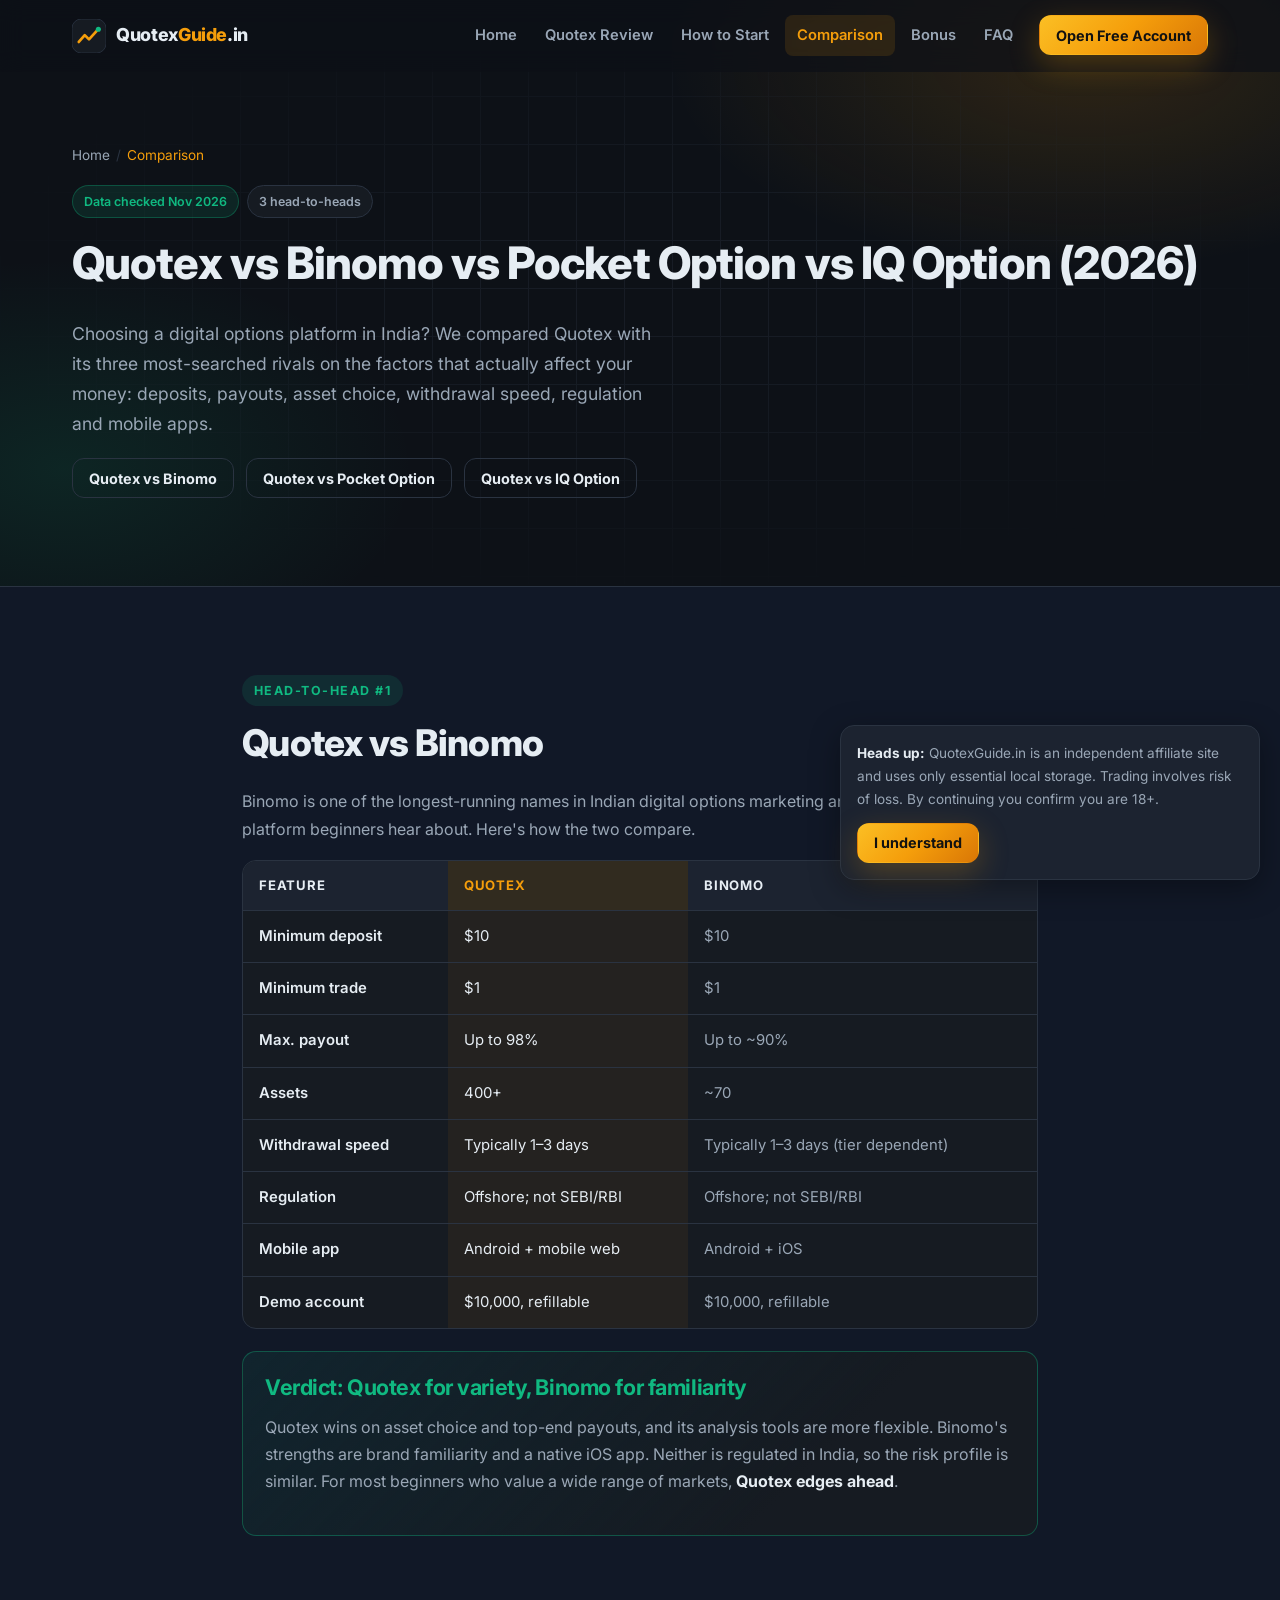
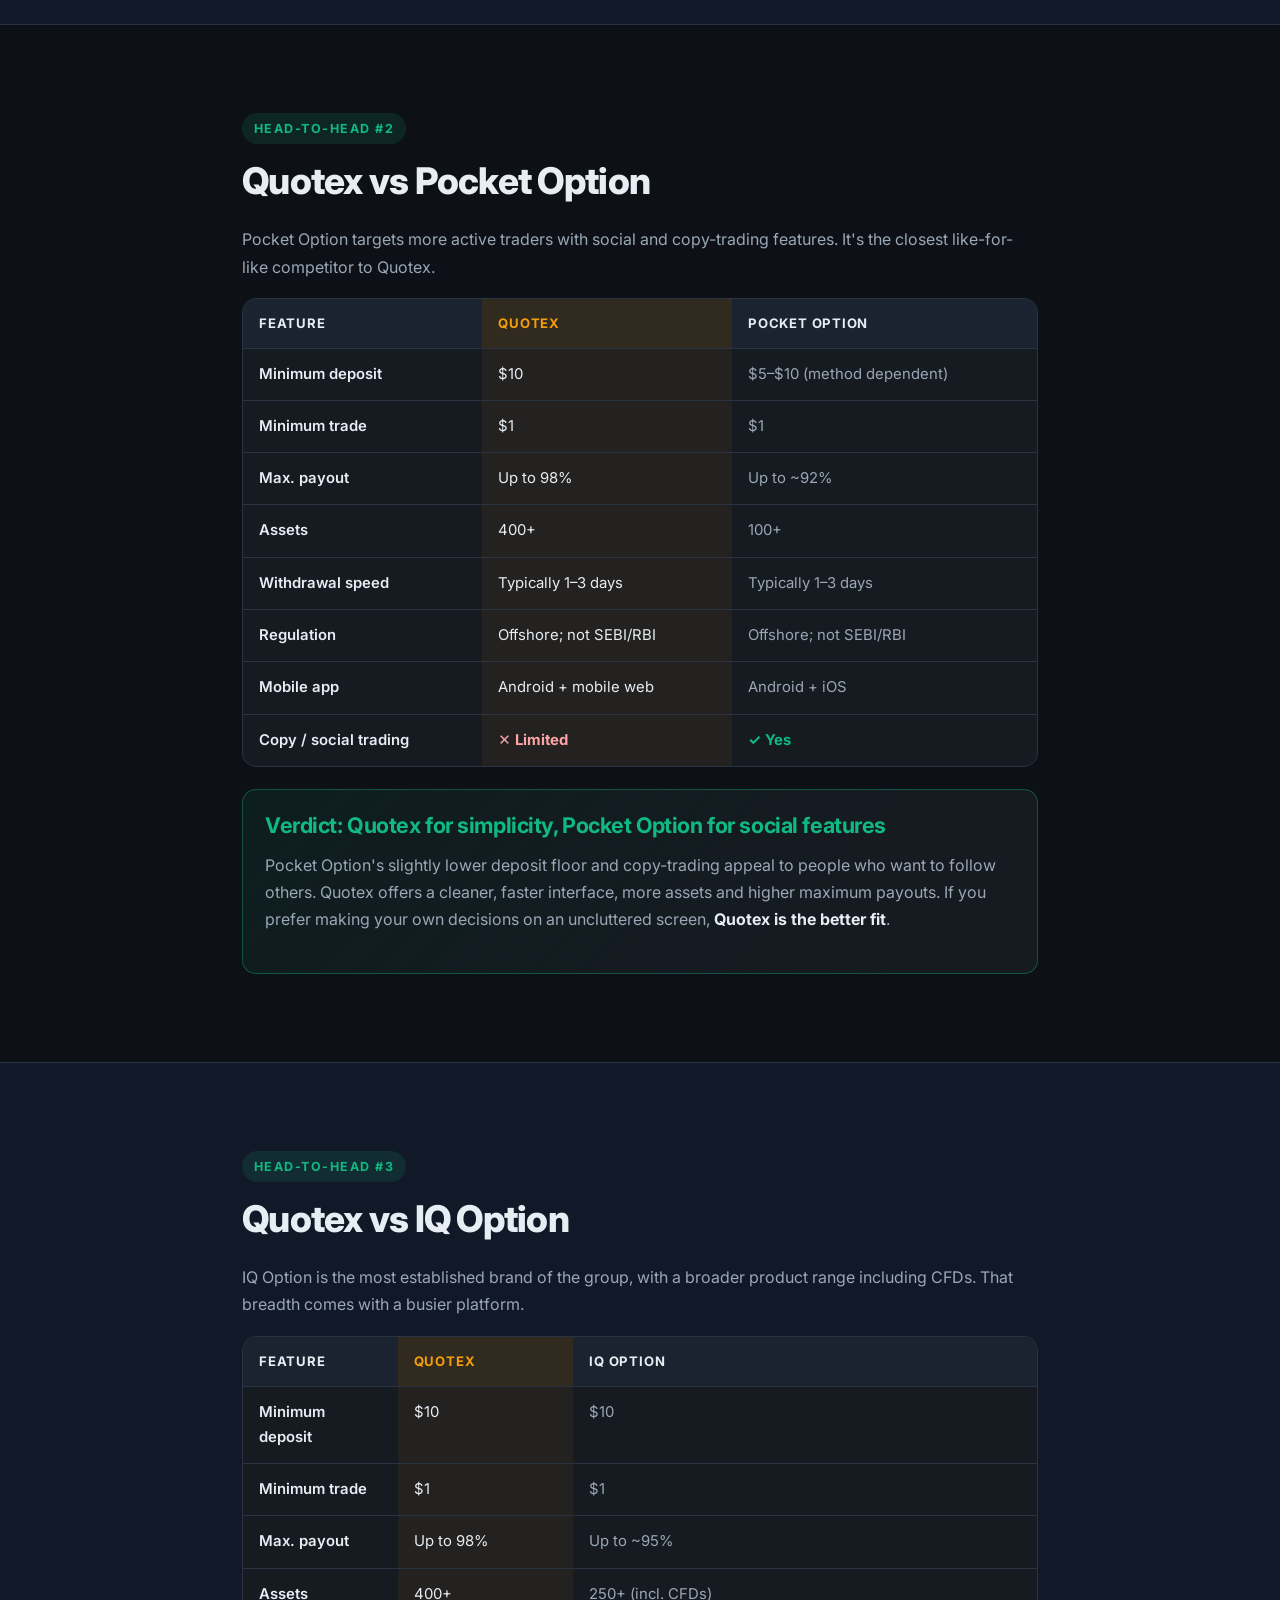
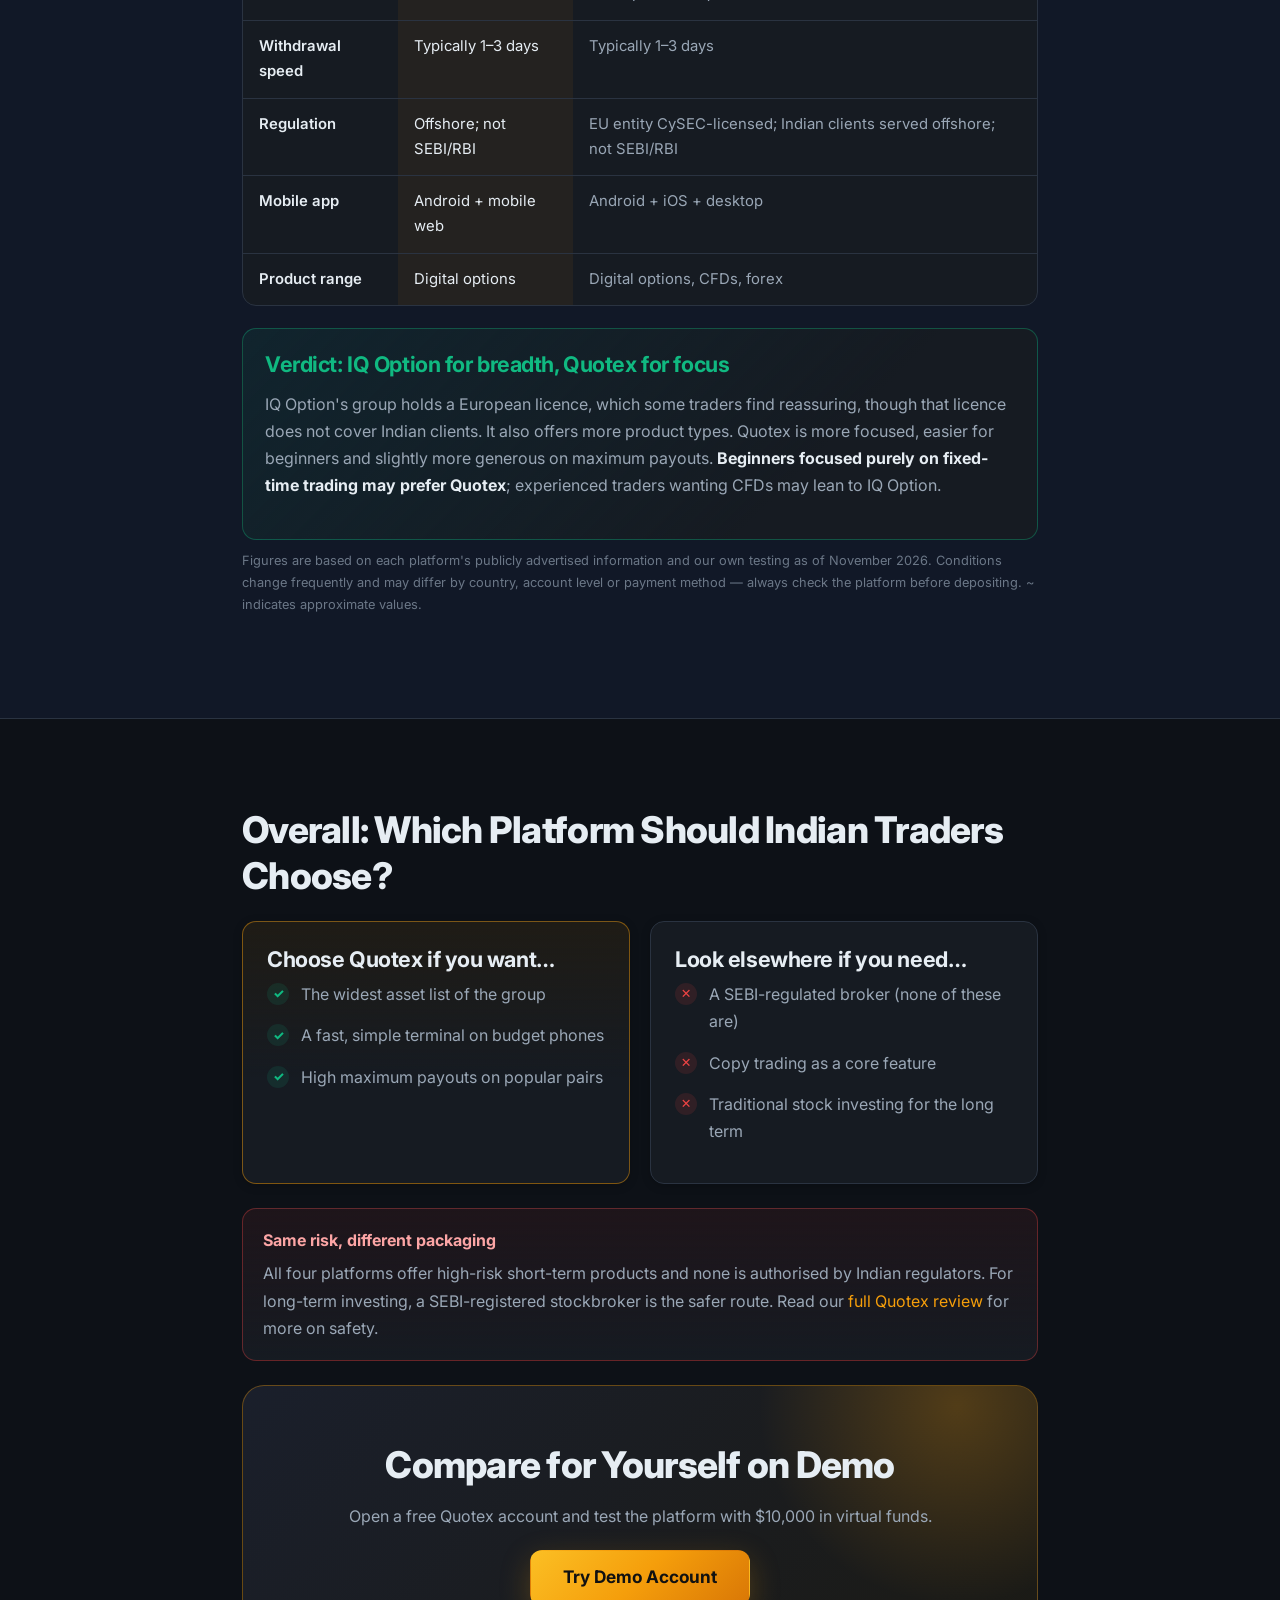
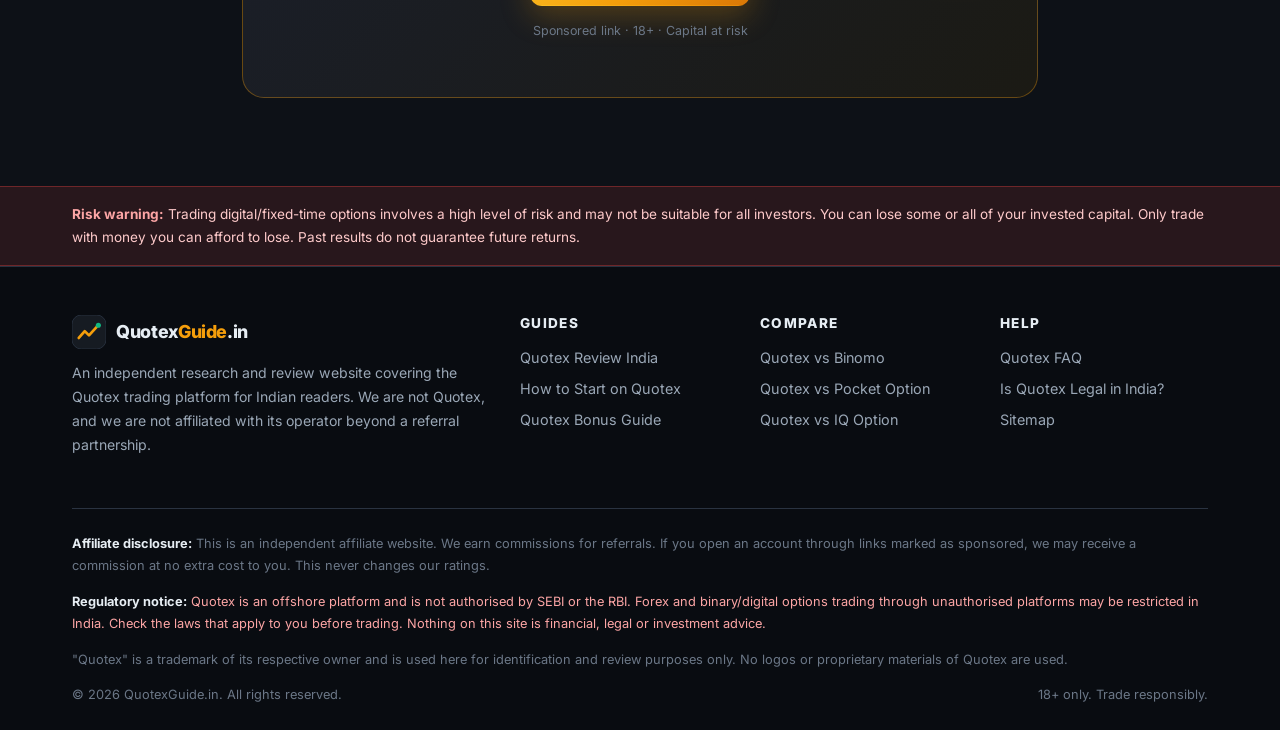
<file: comparison.html>
<!DOCTYPE html>
<html lang="en-IN" class="no-js">
<head>
  <meta charset="utf-8">
  <meta name="viewport" content="width=device-width, initial-scale=1">
  <title>Quotex vs Binomo vs Pocket Option 2026 | Comparison</title>
  <meta name="description" content="Quotex vs Binomo, Pocket Option and IQ Option compared for Indian traders: minimum deposit, payouts, assets, withdrawal speed, regulation and mobile apps.">
  <meta name="robots" content="index, follow, max-image-preview:large">
  <link rel="canonical" href="https://quotexguide.in/comparison.html">
  <meta name="theme-color" content="#0d1117">
  <link rel="icon" href="assets/img/favicon.svg" type="image/svg+xml">

  <meta property="og:type" content="article">
  <meta property="og:site_name" content="QuotexGuide.in">
  <meta property="og:locale" content="en_IN">
  <meta property="og:title" content="Quotex vs Binomo vs Pocket Option 2026 | Comparison">
  <meta property="og:description" content="Side-by-side tables comparing Quotex with Binomo, Pocket Option and IQ Option for Indian traders.">
  <meta property="og:url" content="https://quotexguide.in/comparison.html">
  <meta property="og:image" content="https://quotexguide.in/assets/img/og-image.png">
  <meta property="og:image:width" content="1200">
  <meta property="og:image:height" content="630">
  <meta property="og:image:alt" content="Quotex vs Binomo vs Pocket Option comparison 2026">
  <meta name="twitter:card" content="summary_large_image">
  <meta name="twitter:title" content="Quotex vs Binomo vs Pocket Option 2026 | Comparison">
  <meta name="twitter:description" content="Side-by-side tables comparing Quotex with Binomo, Pocket Option and IQ Option.">
  <meta name="twitter:image" content="https://quotexguide.in/assets/img/og-image.png">

  <link rel="preconnect" href="https://fonts.googleapis.com">
  <link rel="preconnect" href="https://fonts.gstatic.com" crossorigin>
  <link href="https://fonts.googleapis.com/css2?family=Inter:wght@400;500;600;700;800&amp;display=swap" rel="stylesheet">
  <link rel="stylesheet" href="assets/css/style.css">

  <script type="application/ld+json">
  {
    "@context": "https://schema.org",
    "@graph": [
      {
        "@type": "WebPage",
        "@id": "https://quotexguide.in/comparison.html#webpage",
        "url": "https://quotexguide.in/comparison.html",
        "name": "Quotex vs Binomo vs Pocket Option 2026 | Comparison",
        "isPartOf": { "@id": "https://quotexguide.in/#website" },
        "inLanguage": "en-IN",
        "dateModified": "2026-11-01",
        "breadcrumb": { "@id": "https://quotexguide.in/comparison.html#breadcrumb" }
      },
      {
        "@type": "BreadcrumbList",
        "@id": "https://quotexguide.in/comparison.html#breadcrumb",
        "itemListElement": [
          { "@type": "ListItem", "position": 1, "name": "Home", "item": "https://quotexguide.in/" },
          { "@type": "ListItem", "position": 2, "name": "Quotex vs Competitors", "item": "https://quotexguide.in/comparison.html" }
        ]
      }
    ]
  }
  </script>
</head>
<body>
  <a class="skip-link" href="#main">Skip to content</a>
  <header class="site-header">
    <div class="container">
      <a class="brand" href="index.html" aria-label="QuotexGuide.in home">
        <svg class="brand__mark" viewBox="0 0 40 40" aria-hidden="true" focusable="false"><rect width="40" height="40" rx="11" fill="#161b22" stroke="#2a3341"/><path d="M8 27l7-8 5 5 11-12" fill="none" stroke="#f59e0b" stroke-width="3.2" stroke-linecap="round" stroke-linejoin="round"/><circle cx="31" cy="12" r="3" fill="#10b981"/></svg>
        <span>Quotex<span>Guide</span>.in</span>
      </a>
      <button class="nav-toggle" type="button" aria-controls="main-nav" aria-expanded="false" aria-label="Open menu">
        <span></span><span></span><span></span>
      </button>
      <nav class="main-nav" id="main-nav" aria-label="Main navigation">
        <ul>
          <li><a href="index.html">Home</a></li>
          <li><a href="review.html">Quotex Review</a></li>
          <li><a href="how-to-start.html">How to Start</a></li>
          <li><a href="comparison.html" aria-current="page">Comparison</a></li>
          <li><a href="bonus.html">Bonus</a></li>
          <li><a href="faq.html">FAQ</a></li>
          <li><a class="btn btn--primary btn--sm" href="https://broker.quotex.io/sign-up?lid=YOUR_AFFILIATE_ID" target="_blank" rel="sponsored noopener">Open Free Account</a></li>
        </ul>
      </nav>
    </div>
  </header>

  <main id="main">
    <section class="hero hero--page" aria-labelledby="page-title">
      <div class="container">
        <nav class="breadcrumbs" aria-label="Breadcrumb">
          <ol>
            <li><a href="index.html">Home</a></li>
            <li><span aria-current="page">Comparison</span></li>
          </ol>
        </nav>
        <div class="hero__content">
          <div class="badge-row">
            <span class="badge badge--teal">Data checked Nov 2026</span>
            <span class="badge">3 head-to-heads</span>
          </div>
          <h1 id="page-title">Quotex vs Binomo vs Pocket Option vs IQ Option (2026)</h1>
          <p class="hero__lead">Choosing a digital options platform in India? We compared Quotex with its three most-searched rivals on the factors that actually affect your money: deposits, payouts, asset choice, withdrawal speed, regulation and mobile apps.</p>
          <div class="btn-group">
            <a class="btn btn--outline btn--sm" href="#quotex-vs-binomo">Quotex vs Binomo</a>
            <a class="btn btn--outline btn--sm" href="#quotex-vs-pocket-option">Quotex vs Pocket Option</a>
            <a class="btn btn--outline btn--sm" href="#quotex-vs-iq-option">Quotex vs IQ Option</a>
          </div>
        </div>
      </div>
    </section>

    <section class="section section--alt" id="quotex-vs-binomo" aria-labelledby="vs-binomo">
      <div class="container container--narrow">
        <span class="eyebrow">Head-to-head #1</span>
        <h2 id="vs-binomo">Quotex vs Binomo</h2>
        <p>Binomo is one of the longest-running names in Indian digital options marketing and is often the first platform beginners hear about. Here's how the two compare.</p>
        <div class="table-wrap reveal">
          <table>
            <caption class="sr-only">Quotex vs Binomo comparison table</caption>
            <thead><tr><th scope="col">Feature</th><th scope="col" class="col-highlight">Quotex</th><th scope="col">Binomo</th></tr></thead>
            <tbody>
              <tr><th scope="row">Minimum deposit</th><td class="col-highlight">$10</td><td>$10</td></tr>
              <tr><th scope="row">Minimum trade</th><td class="col-highlight">$1</td><td>$1</td></tr>
              <tr><th scope="row">Max. payout</th><td class="col-highlight">Up to 98%</td><td>Up to ~90%</td></tr>
              <tr><th scope="row">Assets</th><td class="col-highlight">400+</td><td>~70</td></tr>
              <tr><th scope="row">Withdrawal speed</th><td class="col-highlight">Typically 1–3 days</td><td>Typically 1–3 days (tier dependent)</td></tr>
              <tr><th scope="row">Regulation</th><td class="col-highlight">Offshore; not SEBI/RBI</td><td>Offshore; not SEBI/RBI</td></tr>
              <tr><th scope="row">Mobile app</th><td class="col-highlight">Android + mobile web</td><td>Android + iOS</td></tr>
              <tr><th scope="row">Demo account</th><td class="col-highlight">$10,000, refillable</td><td>$10,000, refillable</td></tr>
            </tbody>
          </table>
        </div>
        <div class="verdict reveal">
          <h3>Verdict: Quotex for variety, Binomo for familiarity</h3>
          <p>Quotex wins on asset choice and top-end payouts, and its analysis tools are more flexible. Binomo's strengths are brand familiarity and a native iOS app. Neither is regulated in India, so the risk profile is similar. For most beginners who value a wide range of markets, <strong>Quotex edges ahead</strong>.</p>
        </div>
      </div>
    </section>

    <section class="section" id="quotex-vs-pocket-option" aria-labelledby="vs-po">
      <div class="container container--narrow">
        <span class="eyebrow">Head-to-head #2</span>
        <h2 id="vs-po">Quotex vs Pocket Option</h2>
        <p>Pocket Option targets more active traders with social and copy-trading features. It's the closest like-for-like competitor to Quotex.</p>
        <div class="table-wrap reveal">
          <table>
            <caption class="sr-only">Quotex vs Pocket Option comparison table</caption>
            <thead><tr><th scope="col">Feature</th><th scope="col" class="col-highlight">Quotex</th><th scope="col">Pocket Option</th></tr></thead>
            <tbody>
              <tr><th scope="row">Minimum deposit</th><td class="col-highlight">$10</td><td>$5–$10 (method dependent)</td></tr>
              <tr><th scope="row">Minimum trade</th><td class="col-highlight">$1</td><td>$1</td></tr>
              <tr><th scope="row">Max. payout</th><td class="col-highlight">Up to 98%</td><td>Up to ~92%</td></tr>
              <tr><th scope="row">Assets</th><td class="col-highlight">400+</td><td>100+</td></tr>
              <tr><th scope="row">Withdrawal speed</th><td class="col-highlight">Typically 1–3 days</td><td>Typically 1–3 days</td></tr>
              <tr><th scope="row">Regulation</th><td class="col-highlight">Offshore; not SEBI/RBI</td><td>Offshore; not SEBI/RBI</td></tr>
              <tr><th scope="row">Mobile app</th><td class="col-highlight">Android + mobile web</td><td>Android + iOS</td></tr>
              <tr><th scope="row">Copy / social trading</th><td class="col-highlight"><span class="no">✕ Limited</span></td><td><span class="yes">✓ Yes</span></td></tr>
            </tbody>
          </table>
        </div>
        <div class="verdict reveal">
          <h3>Verdict: Quotex for simplicity, Pocket Option for social features</h3>
          <p>Pocket Option's slightly lower deposit floor and copy-trading appeal to people who want to follow others. Quotex offers a cleaner, faster interface, more assets and higher maximum payouts. If you prefer making your own decisions on an uncluttered screen, <strong>Quotex is the better fit</strong>.</p>
        </div>
      </div>
    </section>

    <section class="section section--alt" id="quotex-vs-iq-option" aria-labelledby="vs-iq">
      <div class="container container--narrow">
        <span class="eyebrow">Head-to-head #3</span>
        <h2 id="vs-iq">Quotex vs IQ Option</h2>
        <p>IQ Option is the most established brand of the group, with a broader product range including CFDs. That breadth comes with a busier platform.</p>
        <div class="table-wrap reveal">
          <table>
            <caption class="sr-only">Quotex vs IQ Option comparison table</caption>
            <thead><tr><th scope="col">Feature</th><th scope="col" class="col-highlight">Quotex</th><th scope="col">IQ Option</th></tr></thead>
            <tbody>
              <tr><th scope="row">Minimum deposit</th><td class="col-highlight">$10</td><td>$10</td></tr>
              <tr><th scope="row">Minimum trade</th><td class="col-highlight">$1</td><td>$1</td></tr>
              <tr><th scope="row">Max. payout</th><td class="col-highlight">Up to 98%</td><td>Up to ~95%</td></tr>
              <tr><th scope="row">Assets</th><td class="col-highlight">400+</td><td>250+ (incl. CFDs)</td></tr>
              <tr><th scope="row">Withdrawal speed</th><td class="col-highlight">Typically 1–3 days</td><td>Typically 1–3 days</td></tr>
              <tr><th scope="row">Regulation</th><td class="col-highlight">Offshore; not SEBI/RBI</td><td>EU entity CySEC-licensed; Indian clients served offshore; not SEBI/RBI</td></tr>
              <tr><th scope="row">Mobile app</th><td class="col-highlight">Android + mobile web</td><td>Android + iOS + desktop</td></tr>
              <tr><th scope="row">Product range</th><td class="col-highlight">Digital options</td><td>Digital options, CFDs, forex</td></tr>
            </tbody>
          </table>
        </div>
        <div class="verdict reveal">
          <h3>Verdict: IQ Option for breadth, Quotex for focus</h3>
          <p>IQ Option's group holds a European licence, which some traders find reassuring, though that licence does not cover Indian clients. It also offers more product types. Quotex is more focused, easier for beginners and slightly more generous on maximum payouts. <strong>Beginners focused purely on fixed-time trading may prefer Quotex</strong>; experienced traders wanting CFDs may lean to IQ Option.</p>
        </div>
        <p class="table-note">Figures are based on each platform's publicly advertised information and our own testing as of November 2026. Conditions change frequently and may differ by country, account level or payment method — always check the platform before depositing. ~ indicates approximate values.</p>
      </div>
    </section>

    <section class="section" aria-labelledby="overall-title">
      <div class="container container--narrow">
        <h2 id="overall-title">Overall: Which Platform Should Indian Traders Choose?</h2>
        <div class="grid grid--2">
          <div class="card card--static card--highlight">
            <h3>Choose Quotex if you want…</h3>
            <ul class="check-list">
              <li>The widest asset list of the group</li>
              <li>A fast, simple terminal on budget phones</li>
              <li>High maximum payouts on popular pairs</li>
            </ul>
          </div>
          <div class="card card--static">
            <h3>Look elsewhere if you need…</h3>
            <ul class="x-list">
              <li>A SEBI-regulated broker (none of these are)</li>
              <li>Copy trading as a core feature</li>
              <li>Traditional stock investing for the long term</li>
            </ul>
          </div>
        </div>
        <div class="callout callout--warning" role="note">
          <div class="callout__title">Same risk, different packaging</div>
          <p>All four platforms offer high-risk short-term products and none is authorised by Indian regulators. For long-term investing, a SEBI-registered stockbroker is the safer route. Read our <a href="review.html">full Quotex review</a> for more on safety.</p>
        </div>
        <div class="cta-band reveal">
          <h2>Compare for Yourself on Demo</h2>
          <p>Open a free Quotex account and test the platform with $10,000 in virtual funds.</p>
          <div class="btn-group"><a class="btn btn--primary btn--lg" href="https://broker.quotex.io/sign-up?lid=YOUR_AFFILIATE_ID" target="_blank" rel="sponsored noopener">Try Demo Account</a></div>
          <small>Sponsored link · 18+ · Capital at risk</small>
        </div>
      </div>
    </section>
  </main>

  <div class="risk-banner" role="note">
    <div class="container">
      <p><strong>Risk warning:</strong> Trading digital/fixed-time options involves a high level of risk and may not be suitable for all investors. You can lose some or all of your invested capital. Only trade with money you can afford to lose. Past results do not guarantee future returns.</p>
    </div>
  </div>

  <footer class="site-footer">
    <div class="container">
      <div class="footer-grid">
        <div class="footer-brand">
          <a class="brand" href="index.html" aria-label="QuotexGuide.in home"><svg class="brand__mark" viewBox="0 0 40 40" aria-hidden="true" focusable="false"><rect width="40" height="40" rx="11" fill="#161b22" stroke="#2a3341"/><path d="M8 27l7-8 5 5 11-12" fill="none" stroke="#f59e0b" stroke-width="3.2" stroke-linecap="round" stroke-linejoin="round"/><circle cx="31" cy="12" r="3" fill="#10b981"/></svg><span>Quotex<span>Guide</span>.in</span></a>
          <p>An independent research and review website covering the Quotex trading platform for Indian readers. We are not Quotex, and we are not affiliated with its operator beyond a referral partnership.</p>
        </div>
        <div class="footer-col">
          <h2>Guides</h2>
          <ul>
            <li><a href="review.html">Quotex Review India</a></li>
            <li><a href="how-to-start.html">How to Start on Quotex</a></li>
            <li><a href="bonus.html">Quotex Bonus Guide</a></li>
          </ul>
        </div>
        <div class="footer-col">
          <h2>Compare</h2>
          <ul>
            <li><a href="comparison.html#quotex-vs-binomo">Quotex vs Binomo</a></li>
            <li><a href="comparison.html#quotex-vs-pocket-option">Quotex vs Pocket Option</a></li>
            <li><a href="comparison.html#quotex-vs-iq-option">Quotex vs IQ Option</a></li>
          </ul>
        </div>
        <div class="footer-col">
          <h2>Help</h2>
          <ul>
            <li><a href="faq.html">Quotex FAQ</a></li>
            <li><a href="faq.html#legal">Is Quotex Legal in India?</a></li>
            <li><a href="sitemap.xml">Sitemap</a></li>
          </ul>
        </div>
      </div>
      <div class="footer-legal">
        <p><strong>Affiliate disclosure:</strong> This is an independent affiliate website. We earn commissions for referrals. If you open an account through links marked as sponsored, we may receive a commission at no extra cost to you. This never changes our ratings.</p>
        <p class="risk"><strong>Regulatory notice:</strong> Quotex is an offshore platform and is not authorised by SEBI or the RBI. Forex and binary/digital options trading through unauthorised platforms may be restricted in India. Check the laws that apply to you before trading. Nothing on this site is financial, legal or investment advice.</p>
        <p>"Quotex" is a trademark of its respective owner and is used here for identification and review purposes only. No logos or proprietary materials of Quotex are used.</p>
        <div class="footer-bottom">
          <span>&copy; <span data-year>2026</span> QuotexGuide.in. All rights reserved.</span>
          <span>18+ only. Trade responsibly.</span>
        </div>
      </div>
    </div>
  </footer>

  <button class="back-to-top" type="button" aria-label="Back to top">
    <svg viewBox="0 0 24 24" fill="none" stroke="currentColor" stroke-width="2.4" stroke-linecap="round" stroke-linejoin="round" aria-hidden="true"><path d="M12 19V5M5 12l7-7 7 7"/></svg>
  </button>

  <div class="mobile-cta">
    <p><strong>Free $10,000 demo</strong><br>No deposit needed to practise.</p>
    <a class="btn btn--primary btn--sm" href="https://broker.quotex.io/sign-up?lid=YOUR_AFFILIATE_ID" target="_blank" rel="sponsored noopener">Try Demo</a>
  </div>

  <div class="notice-bar" role="dialog" aria-live="polite" aria-label="Site notice">
    <p><strong>Heads up:</strong> QuotexGuide.in is an independent affiliate site and uses only essential local storage. Trading involves risk of loss. By continuing you confirm you are 18+.</p>
    <button class="btn btn--primary btn--sm" type="button" data-notice-accept>I understand</button>
  </div>

  <script src="assets/js/main.js" defer></script>
</body>
</html>
</file>
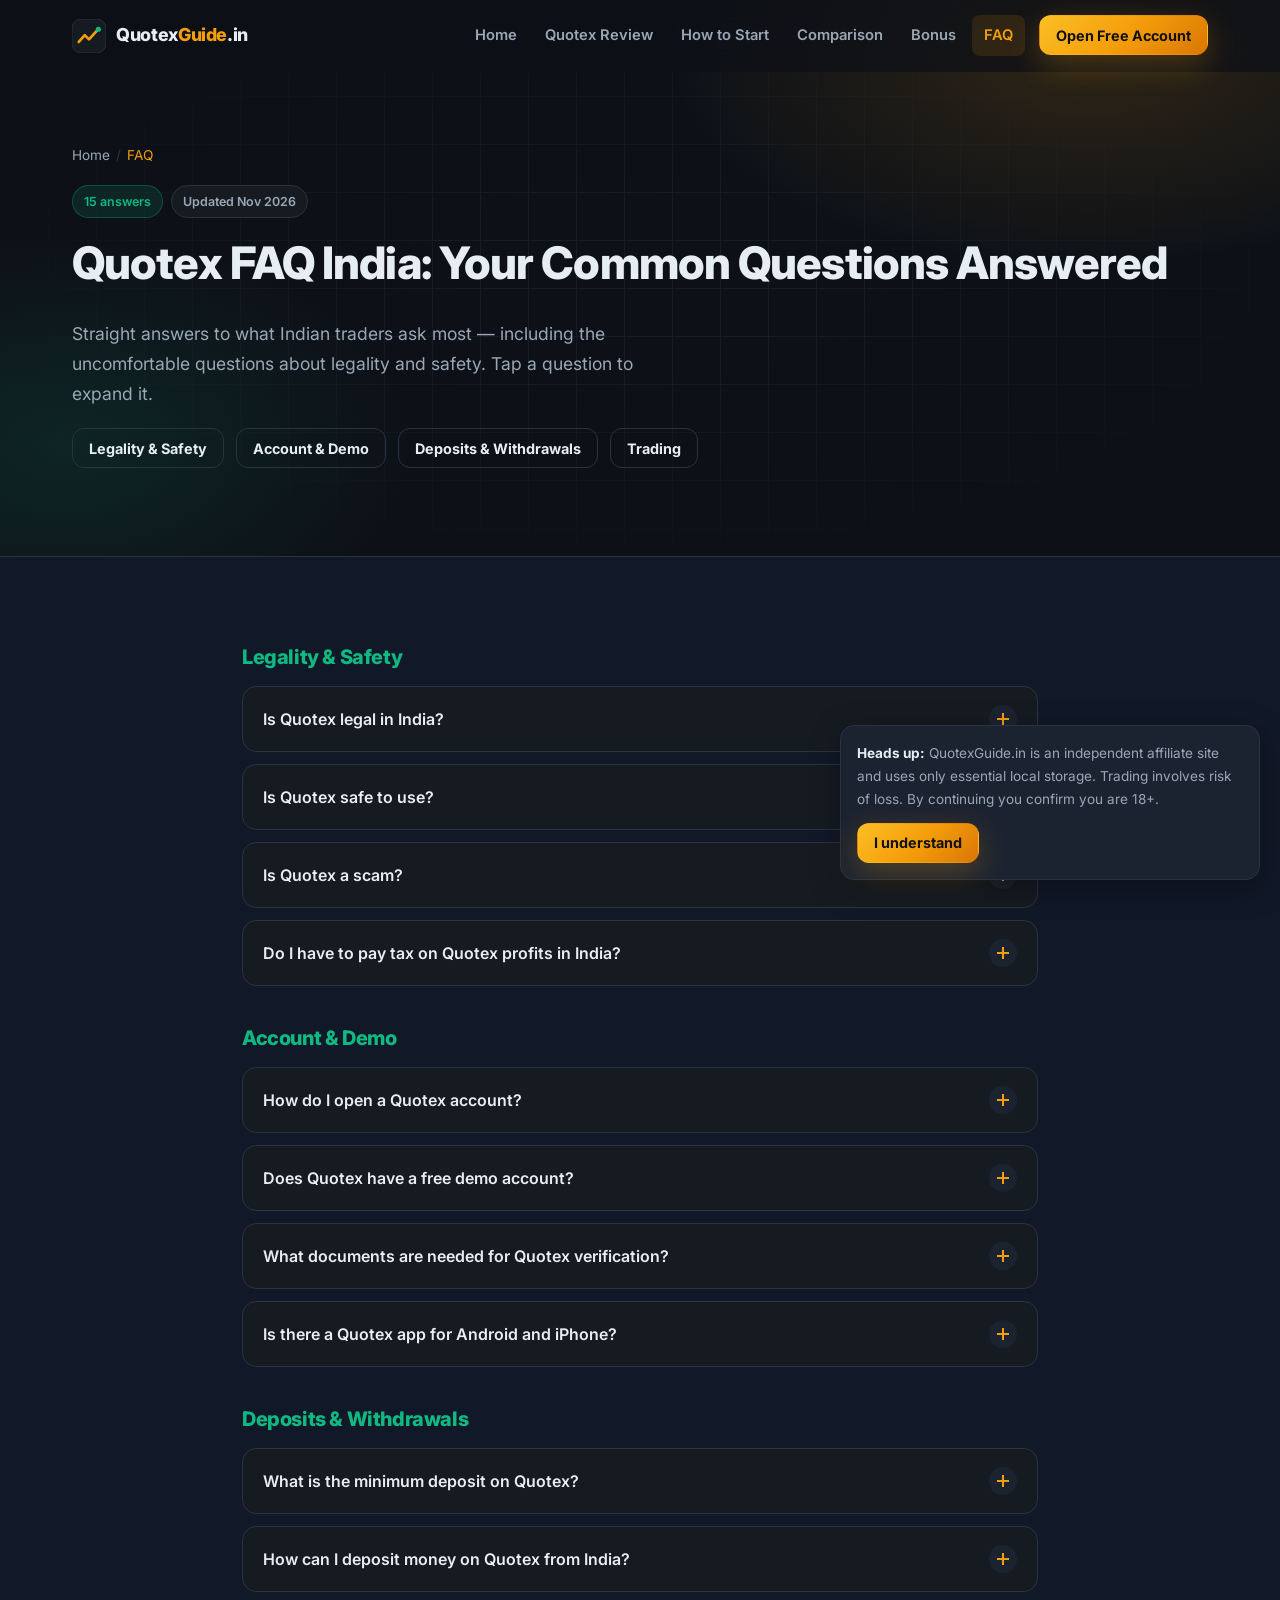
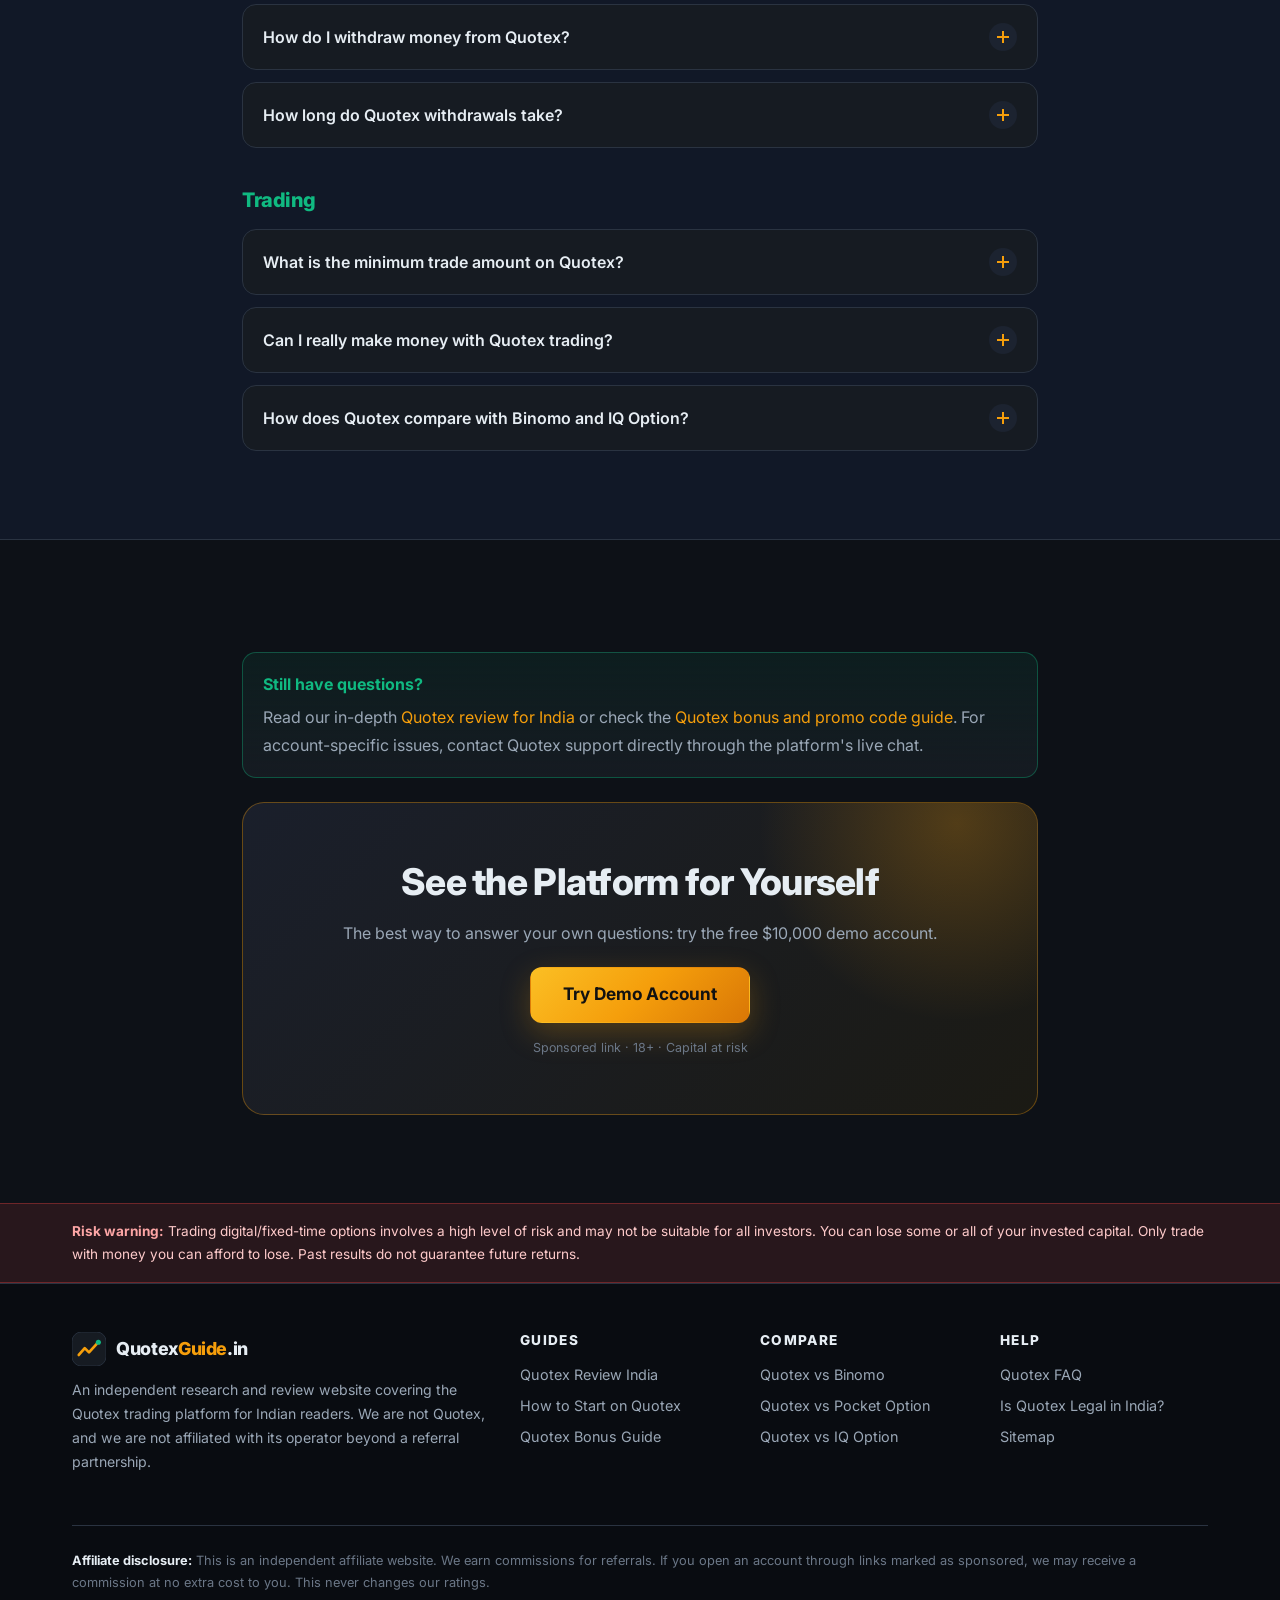
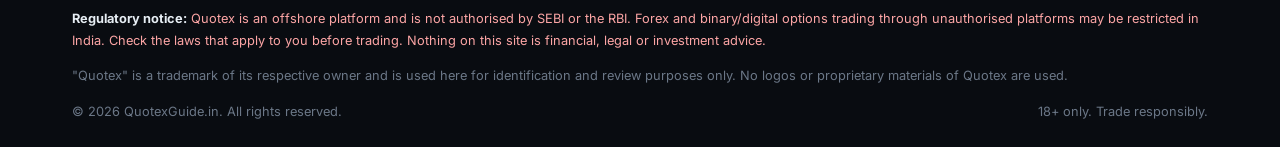
<file: faq.html>
<!DOCTYPE html>
<html lang="en-IN" class="no-js">
<head>
  <meta charset="utf-8">
  <meta name="viewport" content="width=device-width, initial-scale=1">
  <title>Quotex FAQ India 2026 | Common Questions Answered</title>
  <meta name="description" content="Is Quotex legal in India? Is it safe? How do deposits and withdrawals work? Honest answers to the 15 most common Quotex questions from Indian traders.">
  <meta name="robots" content="index, follow, max-image-preview:large">
  <link rel="canonical" href="https://quotexguide.in/faq.html">
  <meta name="theme-color" content="#0d1117">
  <link rel="icon" href="assets/img/favicon.svg" type="image/svg+xml">

  <meta property="og:type" content="article">
  <meta property="og:site_name" content="QuotexGuide.in">
  <meta property="og:locale" content="en_IN">
  <meta property="og:title" content="Quotex FAQ India 2026 | Common Questions Answered">
  <meta property="og:description" content="Honest answers on Quotex legality in India, safety, deposits, withdrawals, demo account and more.">
  <meta property="og:url" content="https://quotexguide.in/faq.html">
  <meta property="og:image" content="https://quotexguide.in/assets/img/og-image.png">
  <meta property="og:image:width" content="1200">
  <meta property="og:image:height" content="630">
  <meta property="og:image:alt" content="Quotex FAQ India 2026">
  <meta name="twitter:card" content="summary_large_image">
  <meta name="twitter:title" content="Quotex FAQ India 2026 | Common Questions Answered">
  <meta name="twitter:description" content="Honest answers on Quotex legality in India, safety, deposits, withdrawals and more.">
  <meta name="twitter:image" content="https://quotexguide.in/assets/img/og-image.png">

  <link rel="preconnect" href="https://fonts.googleapis.com">
  <link rel="preconnect" href="https://fonts.gstatic.com" crossorigin>
  <link href="https://fonts.googleapis.com/css2?family=Inter:wght@400;500;600;700;800&amp;display=swap" rel="stylesheet">
  <link rel="stylesheet" href="assets/css/style.css">

  <script type="application/ld+json">
{
  "@context": "https://schema.org",
  "@graph": [
    {
      "@type": "WebPage",
      "@id": "https://quotexguide.in/faq.html#webpage",
      "url": "https://quotexguide.in/faq.html",
      "name": "Quotex FAQ India 2026 | Common Questions Answered",
      "isPartOf": {
        "@id": "https://quotexguide.in/#website"
      },
      "inLanguage": "en-IN",
      "dateModified": "2026-11-01",
      "breadcrumb": {
        "@id": "https://quotexguide.in/faq.html#breadcrumb"
      }
    },
    {
      "@type": "BreadcrumbList",
      "@id": "https://quotexguide.in/faq.html#breadcrumb",
      "itemListElement": [
        {
          "@type": "ListItem",
          "position": 1,
          "name": "Home",
          "item": "https://quotexguide.in/"
        },
        {
          "@type": "ListItem",
          "position": 2,
          "name": "Quotex FAQ",
          "item": "https://quotexguide.in/faq.html"
        }
      ]
    },
    {
      "@type": "FAQPage",
      "@id": "https://quotexguide.in/faq.html#faq",
      "mainEntity": [
        {
          "@type": "Question",
          "name": "Is Quotex legal in India?",
          "acceptedAnswer": {
            "@type": "Answer",
            "text": "There is no simple \"yes\". Quotex is an offshore platform and is not authorised by SEBI or the RBI. Under FEMA rules, Indian residents may trade forex only through authorised entities on recognised exchanges, and the RBI has placed several online trading platforms, including Quotex, on its Alert List of unauthorised entities. Using such platforms therefore carries legal uncertainty and no Indian investor protection. Consult a qualified legal professional if you are unsure."
          }
        },
        {
          "@type": "Question",
          "name": "Is Quotex safe to use?",
          "acceptedAnswer": {
            "@type": "Answer",
            "text": "Technically, the platform uses SSL encryption, offers two-factor authentication and, in our testing, processed withdrawals reliably. However, it is not regulated by any top-tier authority, so there is no external body guaranteeing client funds or resolving disputes. Treat any deposit as money you can afford to lose."
          }
        },
        {
          "@type": "Question",
          "name": "Is Quotex a scam?",
          "acceptedAnswer": {
            "@type": "Answer",
            "text": "Based on our own testing and reader reports, Quotex operates as a functioning trading platform that pays out withdrawals to verified users. The bigger risk is the product itself: short-term fixed-time options are high-risk, and many traders lose money. Beware of fake \"Quotex\" apps, Telegram account managers and signal sellers — those are common scams."
          }
        },
        {
          "@type": "Question",
          "name": "Do I have to pay tax on Quotex profits in India?",
          "acceptedAnswer": {
            "@type": "Answer",
            "text": "Generally, income from trading is taxable in India and should be declared in your income tax return. Foreign remittances may also attract TCS under the Liberalised Remittance Scheme. Tax treatment can be complex, so keep full records and speak to a chartered accountant."
          }
        },
        {
          "@type": "Question",
          "name": "How do I open a Quotex account?",
          "acceptedAnswer": {
            "@type": "Answer",
            "text": "Click any \"Open Free Account\" button on this site, enter your email and password (or use Google sign-in), choose your account currency and confirm your email. The whole process takes around two minutes. Our how to start trading on Quotex guide walks through every screen."
          }
        },
        {
          "@type": "Question",
          "name": "Does Quotex have a free demo account?",
          "acceptedAnswer": {
            "@type": "Answer",
            "text": "Yes. Every account includes a demo with $10,000 in virtual funds that uses live prices. It has no time limit and you can refill it whenever you like, making it ideal for learning without risk."
          }
        },
        {
          "@type": "Question",
          "name": "What documents are needed for Quotex verification?",
          "acceptedAnswer": {
            "@type": "Answer",
            "text": "Indian users typically verify with an Aadhaar card, PAN card, passport or driving licence, plus a selfie. Verification is required before your first withdrawal and usually completes within 24 hours."
          }
        },
        {
          "@type": "Question",
          "name": "Is there a Quotex app for Android and iPhone?",
          "acceptedAnswer": {
            "@type": "Answer",
            "text": "Quotex offers an Android app and a mobile-optimised web platform. iPhone users can trade through the mobile browser and add it to the home screen for app-like access. Only download apps via links from the official website to avoid fake copies."
          }
        },
        {
          "@type": "Question",
          "name": "What is the minimum deposit on Quotex?",
          "acceptedAnswer": {
            "@type": "Answer",
            "text": "The minimum deposit is $10, roughly ₹850–900 depending on the exchange rate. Some payment methods, especially crypto, may have slightly higher minimums."
          }
        },
        {
          "@type": "Question",
          "name": "How can I deposit money on Quotex from India?",
          "acceptedAnswer": {
            "@type": "Answer",
            "text": "Popular options include UPI (PhonePe, Google Pay, Paytm), netbanking/IMPS, selected e-wallets and cryptocurrencies such as USDT. UPI deposits are usually credited within a couple of minutes."
          }
        },
        {
          "@type": "Question",
          "name": "How do I withdraw money from Quotex?",
          "acceptedAnswer": {
            "@type": "Answer",
            "text": "Complete KYC, open the Withdrawal section, choose your method (ideally the one you deposited with), enter your UPI ID, bank or wallet details and submit. You can track the status in your transaction history."
          }
        },
        {
          "@type": "Question",
          "name": "How long do Quotex withdrawals take?",
          "acceptedAnswer": {
            "@type": "Answer",
            "text": "For verified accounts, withdrawals are typically processed within 1–3 business days, and UPI or e-wallet payouts are often faster. Higher account tiers may receive priority processing. Bank-side checks can add time."
          }
        },
        {
          "@type": "Question",
          "name": "What is the minimum trade amount on Quotex?",
          "acceptedAnswer": {
            "@type": "Answer",
            "text": "You can open trades from $1, which lets beginners keep risk per trade very small while learning."
          }
        },
        {
          "@type": "Question",
          "name": "Can I really make money with Quotex trading?",
          "acceptedAnswer": {
            "@type": "Answer",
            "text": "Some traders do profit, but many lose money, and no strategy, signal or bonus can guarantee returns. Because winning payouts are below 100% of the stake, you need to be right more than half the time just to break even. Start on demo and never trade money you need."
          }
        },
        {
          "@type": "Question",
          "name": "How does Quotex compare with Binomo and IQ Option?",
          "acceptedAnswer": {
            "@type": "Answer",
            "text": "Quotex generally offers more assets and higher maximum payouts, while Binomo and IQ Option have native iOS apps and longer histories. None is regulated in India. See our detailed Quotex vs Binomo vs IQ Option comparison."
          }
        }
      ]
    }
  ]
}
  </script>
</head>
<body>
  <a class="skip-link" href="#main">Skip to content</a>
  <header class="site-header">
    <div class="container">
      <a class="brand" href="index.html" aria-label="QuotexGuide.in home">
        <svg class="brand__mark" viewBox="0 0 40 40" aria-hidden="true" focusable="false"><rect width="40" height="40" rx="11" fill="#161b22" stroke="#2a3341"/><path d="M8 27l7-8 5 5 11-12" fill="none" stroke="#f59e0b" stroke-width="3.2" stroke-linecap="round" stroke-linejoin="round"/><circle cx="31" cy="12" r="3" fill="#10b981"/></svg>
        <span>Quotex<span>Guide</span>.in</span>
      </a>
      <button class="nav-toggle" type="button" aria-controls="main-nav" aria-expanded="false" aria-label="Open menu">
        <span></span><span></span><span></span>
      </button>
      <nav class="main-nav" id="main-nav" aria-label="Main navigation">
        <ul>
          <li><a href="index.html">Home</a></li>
          <li><a href="review.html">Quotex Review</a></li>
          <li><a href="how-to-start.html">How to Start</a></li>
          <li><a href="comparison.html">Comparison</a></li>
          <li><a href="bonus.html">Bonus</a></li>
          <li><a href="faq.html" aria-current="page">FAQ</a></li>
          <li><a class="btn btn--primary btn--sm" href="https://broker.quotex.io/sign-up?lid=YOUR_AFFILIATE_ID" target="_blank" rel="sponsored noopener">Open Free Account</a></li>
        </ul>
      </nav>
    </div>
  </header>

  <main id="main">
    <section class="hero hero--page" aria-labelledby="page-title">
      <div class="container">
        <nav class="breadcrumbs" aria-label="Breadcrumb">
          <ol>
            <li><a href="index.html">Home</a></li>
            <li><span aria-current="page">FAQ</span></li>
          </ol>
        </nav>
        <div class="hero__content">
          <div class="badge-row">
            <span class="badge badge--teal">15 answers</span>
            <span class="badge">Updated Nov 2026</span>
          </div>
          <h1 id="page-title">Quotex FAQ India: Your Common Questions Answered</h1>
          <p class="hero__lead">Straight answers to what Indian traders ask most — including the uncomfortable questions about legality and safety. Tap a question to expand it.</p>
          <div class="btn-group">
            <a class="btn btn--outline btn--sm" href="#legal">Legality &amp; Safety</a>
            <a class="btn btn--outline btn--sm" href="#account">Account &amp; Demo</a>
            <a class="btn btn--outline btn--sm" href="#payments">Deposits &amp; Withdrawals</a>
            <a class="btn btn--outline btn--sm" href="#trading">Trading</a>
          </div>
        </div>
      </div>
    </section>

    <section class="section section--alt" aria-label="Frequently asked questions">
      <div class="container container--narrow">
        <h2 class="faq-group-title" id="legal">Legality &amp; Safety</h2>
        <div class="faq-list">
          <div class="faq-item">
            <h3><button class="faq-question" type="button" aria-expanded="false" aria-controls="q1" id="q1-btn">Is Quotex legal in India?<span class="faq-icon" aria-hidden="true"></span></button></h3>
            <div class="faq-answer" id="q1" role="region" aria-labelledby="q1-btn"><div><p>There is no simple "yes". Quotex is an offshore platform and is <strong>not authorised by SEBI or the RBI</strong>. Under FEMA rules, Indian residents may trade forex only through authorised entities on recognised exchanges, and the RBI has placed several online trading platforms, including Quotex, on its Alert List of unauthorised entities. Using such platforms therefore carries legal uncertainty and no Indian investor protection. Consult a qualified legal professional if you are unsure.</p></div></div>
          </div>
          <div class="faq-item">
            <h3><button class="faq-question" type="button" aria-expanded="false" aria-controls="q2" id="q2-btn">Is Quotex safe to use?<span class="faq-icon" aria-hidden="true"></span></button></h3>
            <div class="faq-answer" id="q2" role="region" aria-labelledby="q2-btn"><div><p>Technically, the platform uses SSL encryption, offers two-factor authentication and, in our testing, processed withdrawals reliably. However, it is not regulated by any top-tier authority, so there is no external body guaranteeing client funds or resolving disputes. Treat any deposit as money you can afford to lose.</p></div></div>
          </div>
          <div class="faq-item">
            <h3><button class="faq-question" type="button" aria-expanded="false" aria-controls="q3" id="q3-btn">Is Quotex a scam?<span class="faq-icon" aria-hidden="true"></span></button></h3>
            <div class="faq-answer" id="q3" role="region" aria-labelledby="q3-btn"><div><p>Based on our own testing and reader reports, Quotex operates as a functioning trading platform that pays out withdrawals to verified users. The bigger risk is the product itself: short-term fixed-time options are high-risk, and many traders lose money. Beware of fake "Quotex" apps, Telegram account managers and signal sellers — those are common scams.</p></div></div>
          </div>
          <div class="faq-item">
            <h3><button class="faq-question" type="button" aria-expanded="false" aria-controls="q4" id="q4-btn">Do I have to pay tax on Quotex profits in India?<span class="faq-icon" aria-hidden="true"></span></button></h3>
            <div class="faq-answer" id="q4" role="region" aria-labelledby="q4-btn"><div><p>Generally, income from trading is taxable in India and should be declared in your income tax return. Foreign remittances may also attract TCS under the Liberalised Remittance Scheme. Tax treatment can be complex, so keep full records and speak to a chartered accountant.</p></div></div>
          </div>
        </div>
<h2 class="faq-group-title" id="account">Account &amp; Demo</h2>
        <div class="faq-list">
          <div class="faq-item">
            <h3><button class="faq-question" type="button" aria-expanded="false" aria-controls="q5" id="q5-btn">How do I open a Quotex account?<span class="faq-icon" aria-hidden="true"></span></button></h3>
            <div class="faq-answer" id="q5" role="region" aria-labelledby="q5-btn"><div><p>Click any "Open Free Account" button on this site, enter your email and password (or use Google sign-in), choose your account currency and confirm your email. The whole process takes around two minutes. Our <a href="how-to-start.html">how to start trading on Quotex guide</a> walks through every screen.</p></div></div>
          </div>
          <div class="faq-item">
            <h3><button class="faq-question" type="button" aria-expanded="false" aria-controls="q6" id="q6-btn">Does Quotex have a free demo account?<span class="faq-icon" aria-hidden="true"></span></button></h3>
            <div class="faq-answer" id="q6" role="region" aria-labelledby="q6-btn"><div><p>Yes. Every account includes a demo with $10,000 in virtual funds that uses live prices. It has no time limit and you can refill it whenever you like, making it ideal for learning without risk.</p></div></div>
          </div>
          <div class="faq-item">
            <h3><button class="faq-question" type="button" aria-expanded="false" aria-controls="q7" id="q7-btn">What documents are needed for Quotex verification?<span class="faq-icon" aria-hidden="true"></span></button></h3>
            <div class="faq-answer" id="q7" role="region" aria-labelledby="q7-btn"><div><p>Indian users typically verify with an Aadhaar card, PAN card, passport or driving licence, plus a selfie. Verification is required before your first withdrawal and usually completes within 24 hours.</p></div></div>
          </div>
          <div class="faq-item">
            <h3><button class="faq-question" type="button" aria-expanded="false" aria-controls="q8" id="q8-btn">Is there a Quotex app for Android and iPhone?<span class="faq-icon" aria-hidden="true"></span></button></h3>
            <div class="faq-answer" id="q8" role="region" aria-labelledby="q8-btn"><div><p>Quotex offers an Android app and a mobile-optimised web platform. iPhone users can trade through the mobile browser and add it to the home screen for app-like access. Only download apps via links from the official website to avoid fake copies.</p></div></div>
          </div>
        </div>
<h2 class="faq-group-title" id="payments">Deposits &amp; Withdrawals</h2>
        <div class="faq-list">
          <div class="faq-item">
            <h3><button class="faq-question" type="button" aria-expanded="false" aria-controls="q9" id="q9-btn">What is the minimum deposit on Quotex?<span class="faq-icon" aria-hidden="true"></span></button></h3>
            <div class="faq-answer" id="q9" role="region" aria-labelledby="q9-btn"><div><p>The minimum deposit is $10, roughly ₹850–900 depending on the exchange rate. Some payment methods, especially crypto, may have slightly higher minimums.</p></div></div>
          </div>
          <div class="faq-item">
            <h3><button class="faq-question" type="button" aria-expanded="false" aria-controls="q10" id="q10-btn">How can I deposit money on Quotex from India?<span class="faq-icon" aria-hidden="true"></span></button></h3>
            <div class="faq-answer" id="q10" role="region" aria-labelledby="q10-btn"><div><p>Popular options include UPI (PhonePe, Google Pay, Paytm), netbanking/IMPS, selected e-wallets and cryptocurrencies such as USDT. UPI deposits are usually credited within a couple of minutes.</p></div></div>
          </div>
          <div class="faq-item">
            <h3><button class="faq-question" type="button" aria-expanded="false" aria-controls="q11" id="q11-btn">How do I withdraw money from Quotex?<span class="faq-icon" aria-hidden="true"></span></button></h3>
            <div class="faq-answer" id="q11" role="region" aria-labelledby="q11-btn"><div><p>Complete KYC, open the Withdrawal section, choose your method (ideally the one you deposited with), enter your UPI ID, bank or wallet details and submit. You can track the status in your transaction history.</p></div></div>
          </div>
          <div class="faq-item">
            <h3><button class="faq-question" type="button" aria-expanded="false" aria-controls="q12" id="q12-btn">How long do Quotex withdrawals take?<span class="faq-icon" aria-hidden="true"></span></button></h3>
            <div class="faq-answer" id="q12" role="region" aria-labelledby="q12-btn"><div><p>For verified accounts, withdrawals are typically processed within 1–3 business days, and UPI or e-wallet payouts are often faster. Higher account tiers may receive priority processing. Bank-side checks can add time.</p></div></div>
          </div>
        </div>
<h2 class="faq-group-title" id="trading">Trading</h2>
        <div class="faq-list">
          <div class="faq-item">
            <h3><button class="faq-question" type="button" aria-expanded="false" aria-controls="q13" id="q13-btn">What is the minimum trade amount on Quotex?<span class="faq-icon" aria-hidden="true"></span></button></h3>
            <div class="faq-answer" id="q13" role="region" aria-labelledby="q13-btn"><div><p>You can open trades from $1, which lets beginners keep risk per trade very small while learning.</p></div></div>
          </div>
          <div class="faq-item">
            <h3><button class="faq-question" type="button" aria-expanded="false" aria-controls="q14" id="q14-btn">Can I really make money with Quotex trading?<span class="faq-icon" aria-hidden="true"></span></button></h3>
            <div class="faq-answer" id="q14" role="region" aria-labelledby="q14-btn"><div><p>Some traders do profit, but many lose money, and no strategy, signal or bonus can guarantee returns. Because winning payouts are below 100% of the stake, you need to be right more than half the time just to break even. Start on demo and never trade money you need.</p></div></div>
          </div>
          <div class="faq-item">
            <h3><button class="faq-question" type="button" aria-expanded="false" aria-controls="q15" id="q15-btn">How does Quotex compare with Binomo and IQ Option?<span class="faq-icon" aria-hidden="true"></span></button></h3>
            <div class="faq-answer" id="q15" role="region" aria-labelledby="q15-btn"><div><p>Quotex generally offers more assets and higher maximum payouts, while Binomo and IQ Option have native iOS apps and longer histories. None is regulated in India. See our detailed <a href="comparison.html">Quotex vs Binomo vs IQ Option comparison</a>.</p></div></div>
          </div>
        </div>
      </div>
    </section>

    <section class="section">
      <div class="container container--narrow">
        <div class="callout callout--info">
          <div class="callout__title">Still have questions?</div>
          <p>Read our in-depth <a href="review.html">Quotex review for India</a> or check the <a href="bonus.html">Quotex bonus and promo code guide</a>. For account-specific issues, contact Quotex support directly through the platform's live chat.</p>
        </div>
        <div class="cta-band reveal">
          <h2>See the Platform for Yourself</h2>
          <p>The best way to answer your own questions: try the free $10,000 demo account.</p>
          <div class="btn-group"><a class="btn btn--primary btn--lg" href="https://broker.quotex.io/sign-up?lid=YOUR_AFFILIATE_ID" target="_blank" rel="sponsored noopener">Try Demo Account</a></div>
          <small>Sponsored link · 18+ · Capital at risk</small>
        </div>
      </div>
    </section>
  </main>

  <div class="risk-banner" role="note">
    <div class="container">
      <p><strong>Risk warning:</strong> Trading digital/fixed-time options involves a high level of risk and may not be suitable for all investors. You can lose some or all of your invested capital. Only trade with money you can afford to lose. Past results do not guarantee future returns.</p>
    </div>
  </div>

  <footer class="site-footer">
    <div class="container">
      <div class="footer-grid">
        <div class="footer-brand">
          <a class="brand" href="index.html" aria-label="QuotexGuide.in home"><svg class="brand__mark" viewBox="0 0 40 40" aria-hidden="true" focusable="false"><rect width="40" height="40" rx="11" fill="#161b22" stroke="#2a3341"/><path d="M8 27l7-8 5 5 11-12" fill="none" stroke="#f59e0b" stroke-width="3.2" stroke-linecap="round" stroke-linejoin="round"/><circle cx="31" cy="12" r="3" fill="#10b981"/></svg><span>Quotex<span>Guide</span>.in</span></a>
          <p>An independent research and review website covering the Quotex trading platform for Indian readers. We are not Quotex, and we are not affiliated with its operator beyond a referral partnership.</p>
        </div>
        <div class="footer-col">
          <h2>Guides</h2>
          <ul>
            <li><a href="review.html">Quotex Review India</a></li>
            <li><a href="how-to-start.html">How to Start on Quotex</a></li>
            <li><a href="bonus.html">Quotex Bonus Guide</a></li>
          </ul>
        </div>
        <div class="footer-col">
          <h2>Compare</h2>
          <ul>
            <li><a href="comparison.html#quotex-vs-binomo">Quotex vs Binomo</a></li>
            <li><a href="comparison.html#quotex-vs-pocket-option">Quotex vs Pocket Option</a></li>
            <li><a href="comparison.html#quotex-vs-iq-option">Quotex vs IQ Option</a></li>
          </ul>
        </div>
        <div class="footer-col">
          <h2>Help</h2>
          <ul>
            <li><a href="faq.html">Quotex FAQ</a></li>
            <li><a href="faq.html#legal">Is Quotex Legal in India?</a></li>
            <li><a href="sitemap.xml">Sitemap</a></li>
          </ul>
        </div>
      </div>
      <div class="footer-legal">
        <p><strong>Affiliate disclosure:</strong> This is an independent affiliate website. We earn commissions for referrals. If you open an account through links marked as sponsored, we may receive a commission at no extra cost to you. This never changes our ratings.</p>
        <p class="risk"><strong>Regulatory notice:</strong> Quotex is an offshore platform and is not authorised by SEBI or the RBI. Forex and binary/digital options trading through unauthorised platforms may be restricted in India. Check the laws that apply to you before trading. Nothing on this site is financial, legal or investment advice.</p>
        <p>"Quotex" is a trademark of its respective owner and is used here for identification and review purposes only. No logos or proprietary materials of Quotex are used.</p>
        <div class="footer-bottom">
          <span>&copy; <span data-year>2026</span> QuotexGuide.in. All rights reserved.</span>
          <span>18+ only. Trade responsibly.</span>
        </div>
      </div>
    </div>
  </footer>

  <button class="back-to-top" type="button" aria-label="Back to top">
    <svg viewBox="0 0 24 24" fill="none" stroke="currentColor" stroke-width="2.4" stroke-linecap="round" stroke-linejoin="round" aria-hidden="true"><path d="M12 19V5M5 12l7-7 7 7"/></svg>
  </button>

  <div class="mobile-cta">
    <p><strong>Free $10,000 demo</strong><br>No deposit needed to practise.</p>
    <a class="btn btn--primary btn--sm" href="https://broker.quotex.io/sign-up?lid=YOUR_AFFILIATE_ID" target="_blank" rel="sponsored noopener">Try Demo</a>
  </div>

  <div class="notice-bar" role="dialog" aria-live="polite" aria-label="Site notice">
    <p><strong>Heads up:</strong> QuotexGuide.in is an independent affiliate site and uses only essential local storage. Trading involves risk of loss. By continuing you confirm you are 18+.</p>
    <button class="btn btn--primary btn--sm" type="button" data-notice-accept>I understand</button>
  </div>

  <script src="assets/js/main.js" defer></script>
</body>
</html>
</file>
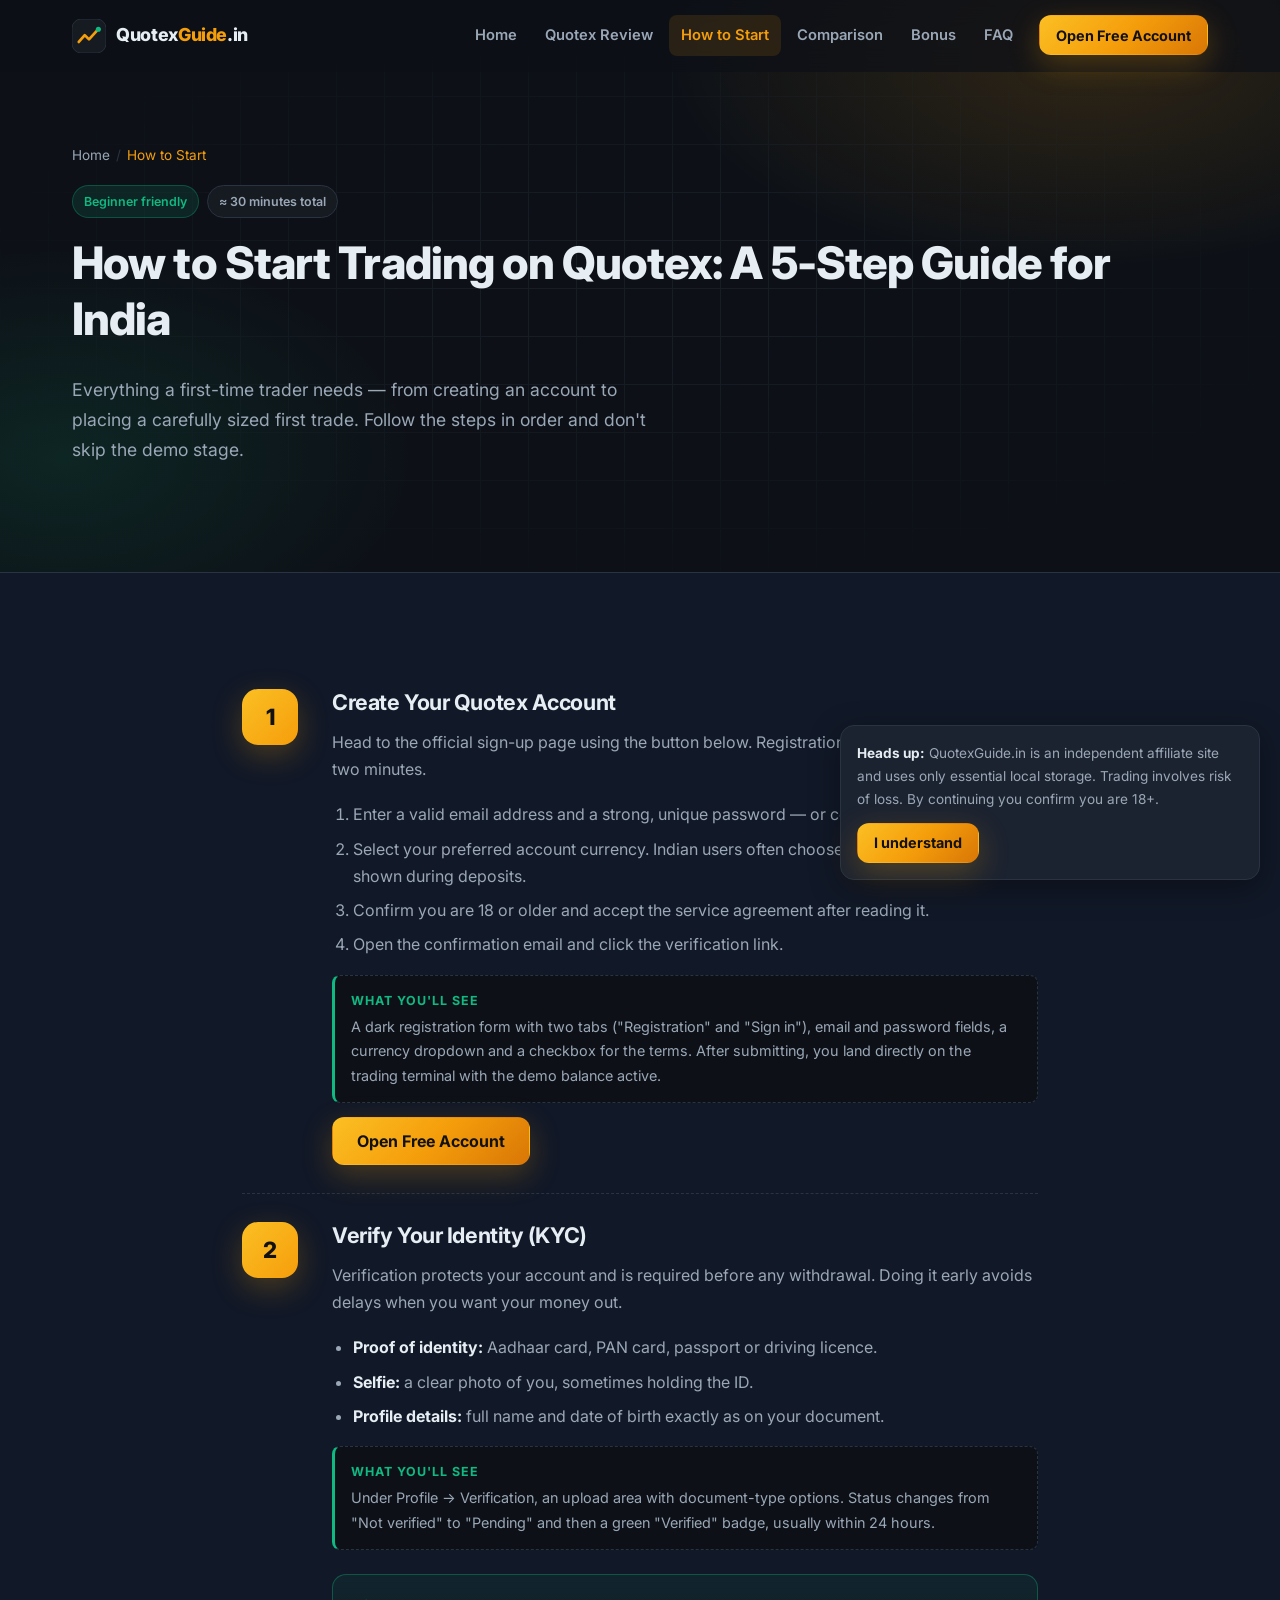
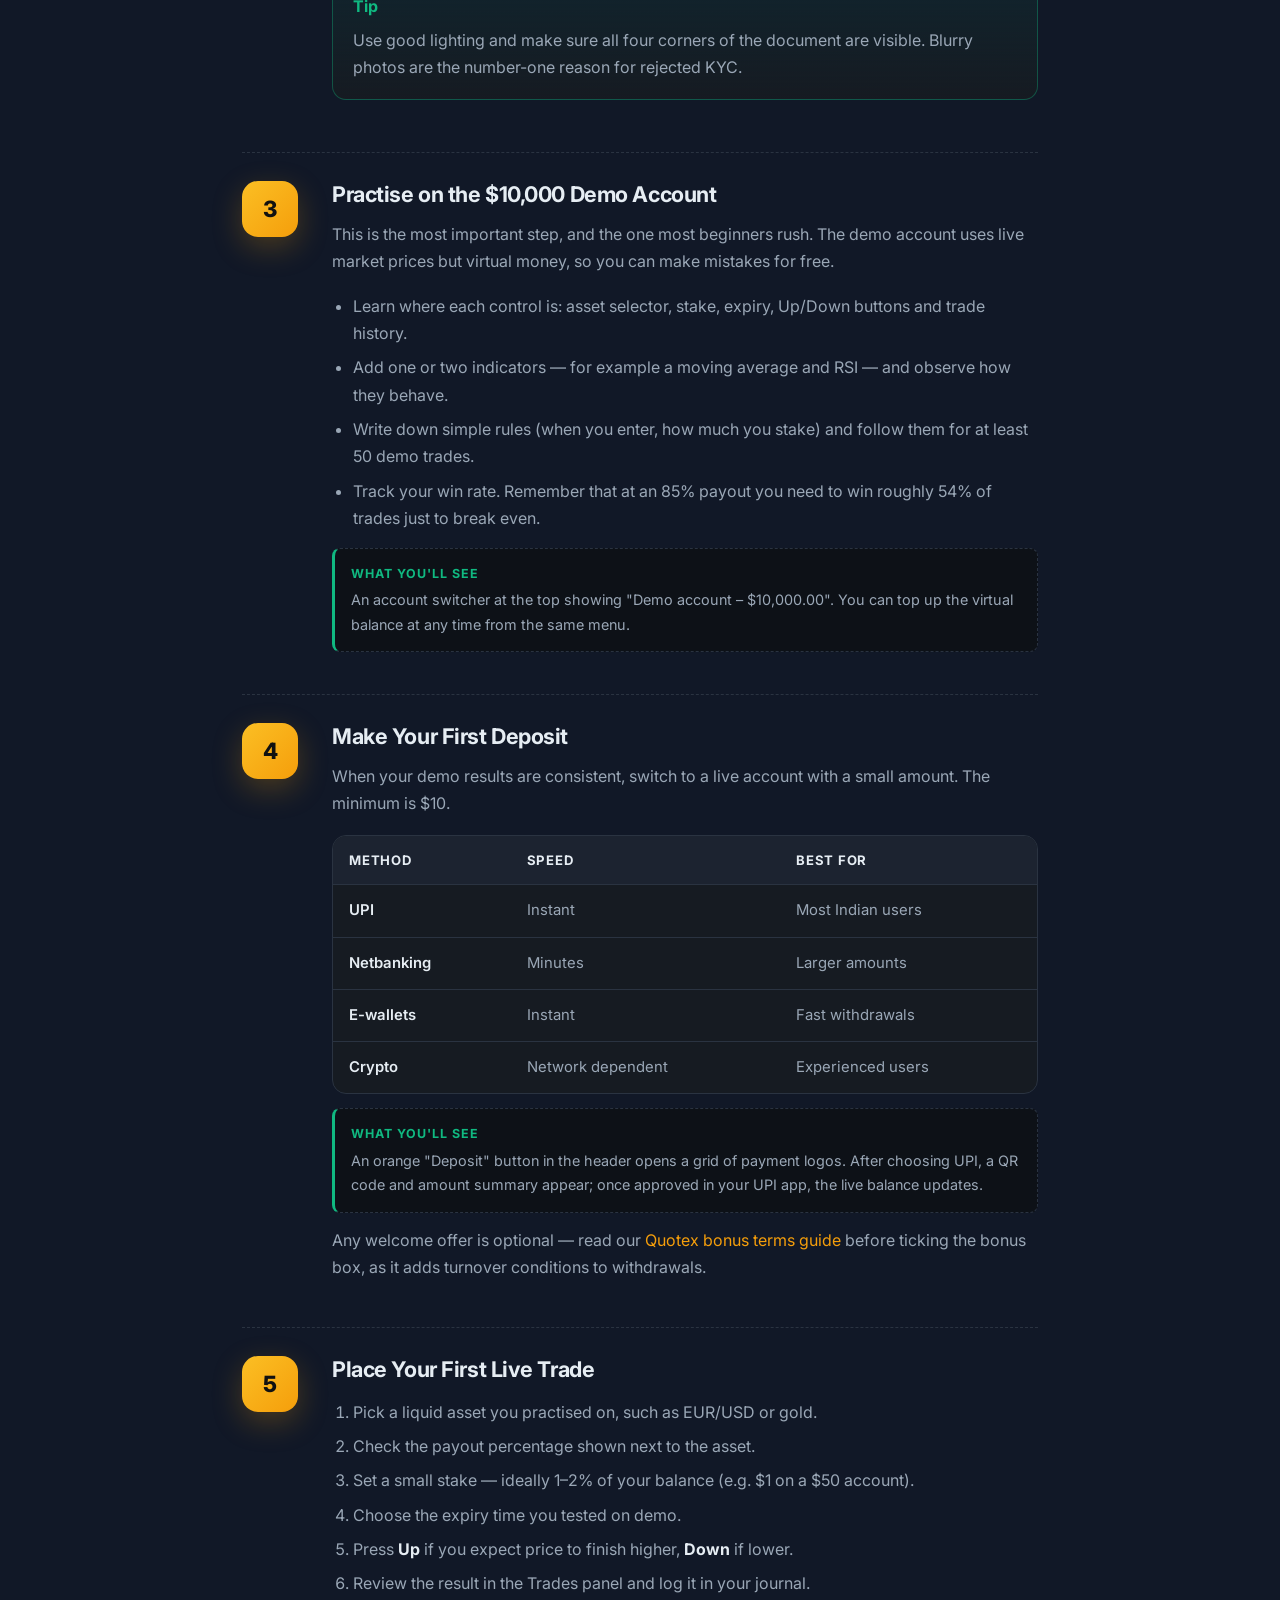
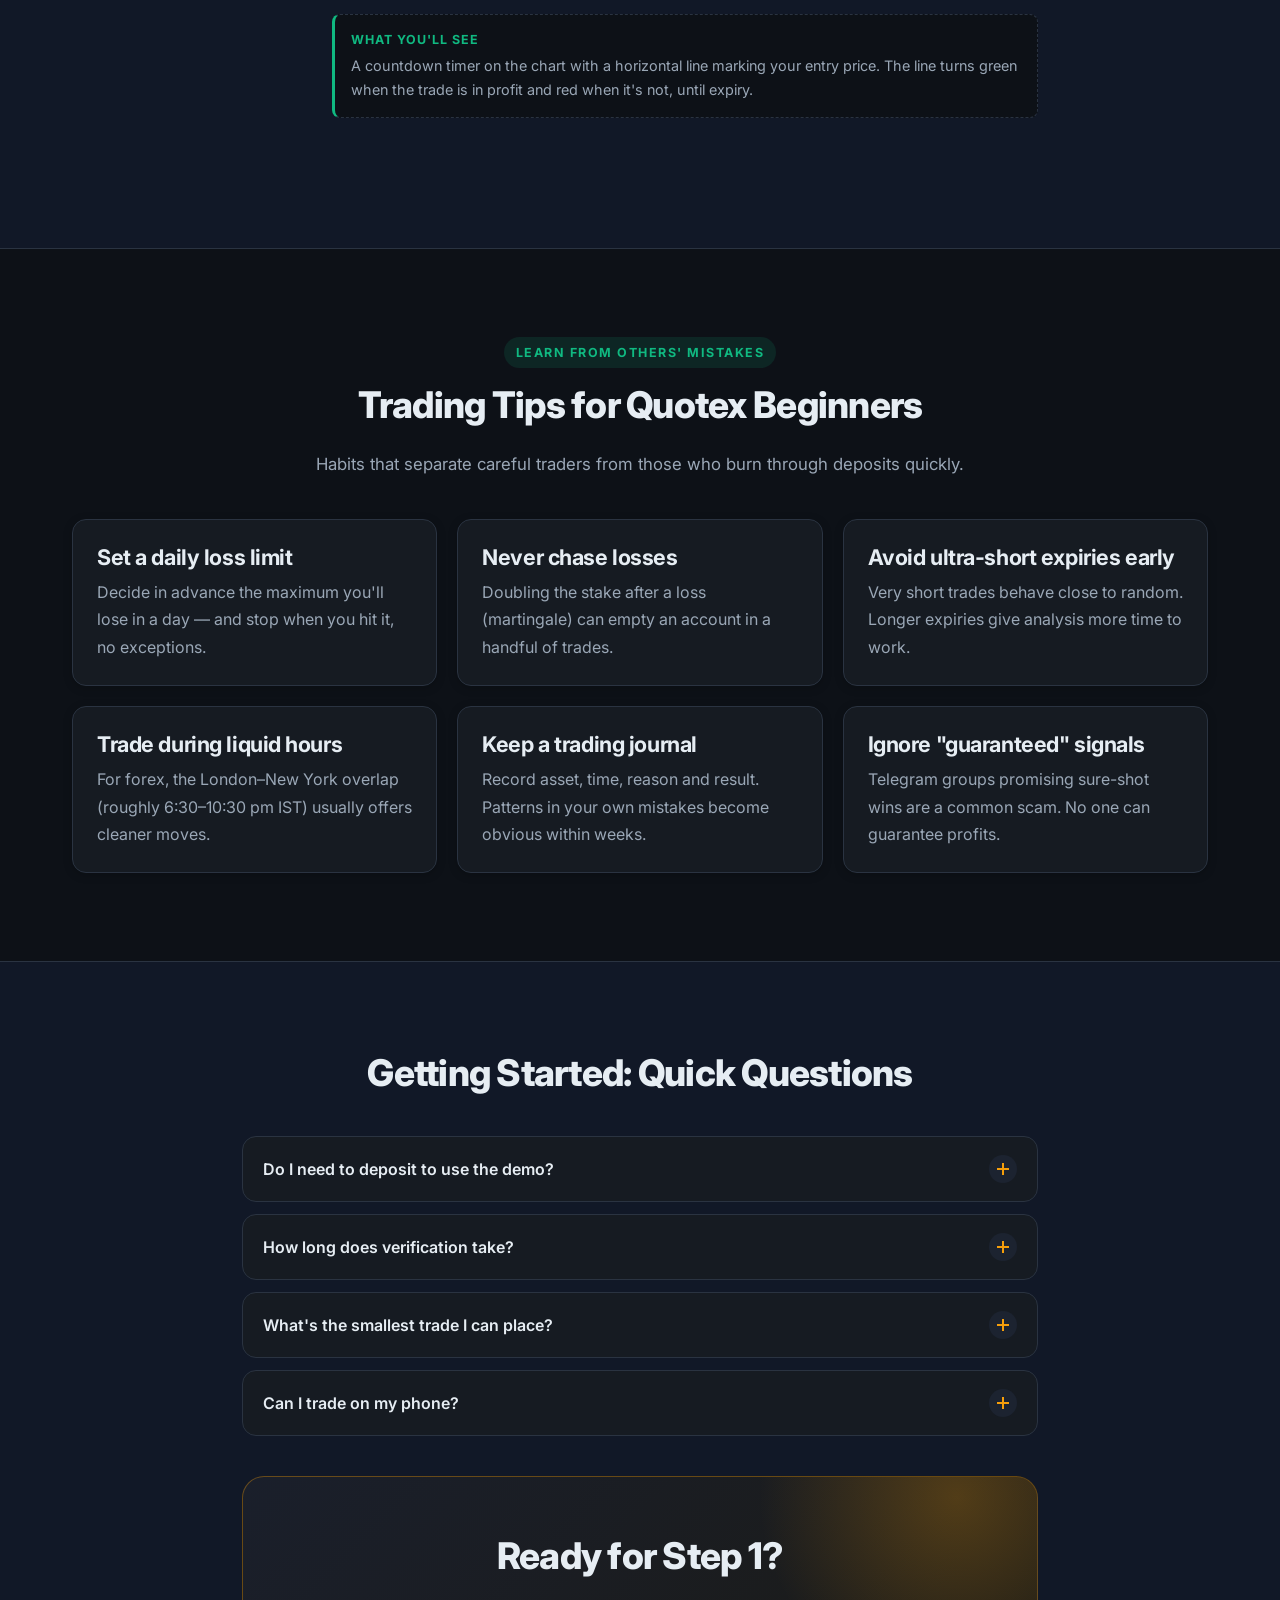
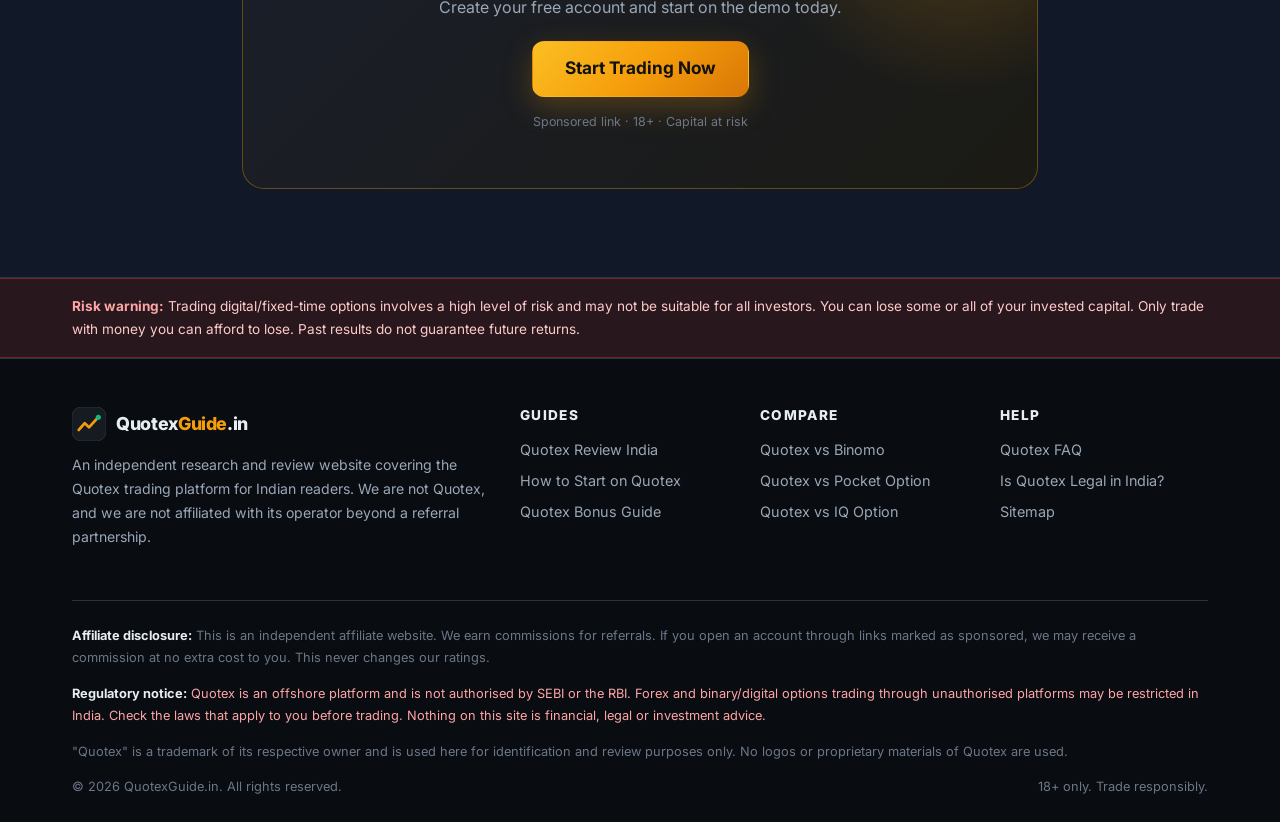
<file: how-to-start.html>
<!DOCTYPE html>
<html lang="en-IN" class="no-js">
<head>
  <meta charset="utf-8">
  <meta name="viewport" content="width=device-width, initial-scale=1">
  <title>How to Start Trading on Quotex | Step-by-Step Guide India</title>
  <meta name="description" content="Learn how to start trading on Quotex in India: create an account, complete KYC, practise on the $10,000 demo, deposit via UPI and place your first trade.">
  <meta name="robots" content="index, follow, max-image-preview:large">
  <link rel="canonical" href="https://quotexguide.in/how-to-start.html">
  <meta name="theme-color" content="#0d1117">
  <link rel="icon" href="assets/img/favicon.svg" type="image/svg+xml">

  <meta property="og:type" content="article">
  <meta property="og:site_name" content="QuotexGuide.in">
  <meta property="og:locale" content="en_IN">
  <meta property="og:title" content="How to Start Trading on Quotex | Step-by-Step Guide India">
  <meta property="og:description" content="Five clear steps from sign-up to your first Quotex trade, plus beginner tips to manage risk.">
  <meta property="og:url" content="https://quotexguide.in/how-to-start.html">
  <meta property="og:image" content="https://quotexguide.in/assets/img/og-image.png">
  <meta property="og:image:width" content="1200">
  <meta property="og:image:height" content="630">
  <meta property="og:image:alt" content="How to start trading on Quotex – step-by-step guide">
  <meta name="twitter:card" content="summary_large_image">
  <meta name="twitter:title" content="How to Start Trading on Quotex | Step-by-Step Guide India">
  <meta name="twitter:description" content="Five clear steps from sign-up to your first Quotex trade, plus beginner tips.">
  <meta name="twitter:image" content="https://quotexguide.in/assets/img/og-image.png">

  <link rel="preconnect" href="https://fonts.googleapis.com">
  <link rel="preconnect" href="https://fonts.gstatic.com" crossorigin>
  <link href="https://fonts.googleapis.com/css2?family=Inter:wght@400;500;600;700;800&amp;display=swap" rel="stylesheet">
  <link rel="stylesheet" href="assets/css/style.css">

  <script type="application/ld+json">
  {
    "@context": "https://schema.org",
    "@graph": [
      {
        "@type": "WebPage",
        "@id": "https://quotexguide.in/how-to-start.html#webpage",
        "url": "https://quotexguide.in/how-to-start.html",
        "name": "How to Start Trading on Quotex | Step-by-Step Guide India",
        "isPartOf": { "@id": "https://quotexguide.in/#website" },
        "inLanguage": "en-IN",
        "dateModified": "2026-11-01",
        "breadcrumb": { "@id": "https://quotexguide.in/how-to-start.html#breadcrumb" }
      },
      {
        "@type": "BreadcrumbList",
        "@id": "https://quotexguide.in/how-to-start.html#breadcrumb",
        "itemListElement": [
          { "@type": "ListItem", "position": 1, "name": "Home", "item": "https://quotexguide.in/" },
          { "@type": "ListItem", "position": 2, "name": "How to Start Trading on Quotex", "item": "https://quotexguide.in/how-to-start.html" }
        ]
      },
      {
        "@type": "HowTo",
        "name": "How to start trading on Quotex in India",
        "description": "Five steps to open a Quotex account, verify it, practise on demo, deposit and place a first trade.",
        "totalTime": "PT30M",
        "estimatedCost": { "@type": "MonetaryAmount", "currency": "USD", "value": "0" },
        "step": [
          { "@type": "HowToStep", "position": 1, "name": "Create your account", "url": "https://quotexguide.in/how-to-start.html#step-1", "text": "Register with email or Google, choose your currency and confirm your email." },
          { "@type": "HowToStep", "position": 2, "name": "Verify your identity (KYC)", "url": "https://quotexguide.in/how-to-start.html#step-2", "text": "Upload a government ID such as Aadhaar or PAN and a selfie to unlock withdrawals." },
          { "@type": "HowToStep", "position": 3, "name": "Practise on the demo account", "url": "https://quotexguide.in/how-to-start.html#step-3", "text": "Use the free $10,000 virtual balance to learn the platform and test a strategy." },
          { "@type": "HowToStep", "position": 4, "name": "Make your first deposit", "url": "https://quotexguide.in/how-to-start.html#step-4", "text": "Deposit from $10 using UPI, netbanking, e-wallets or crypto." },
          { "@type": "HowToStep", "position": 5, "name": "Place your first trade", "url": "https://quotexguide.in/how-to-start.html#step-5", "text": "Pick an asset, set a small stake and expiry, then choose Up or Down." }
        ]
      }
    ]
  }
  </script>
</head>
<body>
  <a class="skip-link" href="#main">Skip to content</a>
  <header class="site-header">
    <div class="container">
      <a class="brand" href="index.html" aria-label="QuotexGuide.in home">
        <svg class="brand__mark" viewBox="0 0 40 40" aria-hidden="true" focusable="false"><rect width="40" height="40" rx="11" fill="#161b22" stroke="#2a3341"/><path d="M8 27l7-8 5 5 11-12" fill="none" stroke="#f59e0b" stroke-width="3.2" stroke-linecap="round" stroke-linejoin="round"/><circle cx="31" cy="12" r="3" fill="#10b981"/></svg>
        <span>Quotex<span>Guide</span>.in</span>
      </a>
      <button class="nav-toggle" type="button" aria-controls="main-nav" aria-expanded="false" aria-label="Open menu">
        <span></span><span></span><span></span>
      </button>
      <nav class="main-nav" id="main-nav" aria-label="Main navigation">
        <ul>
          <li><a href="index.html">Home</a></li>
          <li><a href="review.html">Quotex Review</a></li>
          <li><a href="how-to-start.html" aria-current="page">How to Start</a></li>
          <li><a href="comparison.html">Comparison</a></li>
          <li><a href="bonus.html">Bonus</a></li>
          <li><a href="faq.html">FAQ</a></li>
          <li><a class="btn btn--primary btn--sm" href="https://broker.quotex.io/sign-up?lid=YOUR_AFFILIATE_ID" target="_blank" rel="sponsored noopener">Open Free Account</a></li>
        </ul>
      </nav>
    </div>
  </header>

  <main id="main">
    <section class="hero hero--page" aria-labelledby="page-title">
      <div class="container">
        <nav class="breadcrumbs" aria-label="Breadcrumb">
          <ol>
            <li><a href="index.html">Home</a></li>
            <li><span aria-current="page">How to Start</span></li>
          </ol>
        </nav>
        <div class="hero__content">
          <div class="badge-row">
            <span class="badge badge--teal">Beginner friendly</span>
            <span class="badge">≈ 30 minutes total</span>
          </div>
          <h1 id="page-title">How to Start Trading on Quotex: A 5-Step Guide for India</h1>
          <p class="hero__lead">Everything a first-time trader needs — from creating an account to placing a carefully sized first trade. Follow the steps in order and don't skip the demo stage.</p>
        </div>
      </div>
    </section>

    <section class="section section--alt" aria-labelledby="steps-title">
      <div class="container container--narrow">
        <h2 id="steps-title" class="sr-only">Step-by-step instructions</h2>

        <article class="guide-step reveal" id="step-1">
          <div class="guide-step__num" aria-hidden="true">1</div>
          <div>
            <h3>Create Your Quotex Account</h3>
            <p>Head to the official sign-up page using the button below. Registration is free and takes about two minutes.</p>
            <ol>
              <li>Enter a valid email address and a strong, unique password — or continue with Google.</li>
              <li>Select your preferred account currency. Indian users often choose USD for balance with INR shown during deposits.</li>
              <li>Confirm you are 18 or older and accept the service agreement after reading it.</li>
              <li>Open the confirmation email and click the verification link.</li>
            </ol>
            <div class="screen-desc">
              <strong>What you'll see</strong>
              <p>A dark registration form with two tabs ("Registration" and "Sign in"), email and password fields, a currency dropdown and a checkbox for the terms. After submitting, you land directly on the trading terminal with the demo balance active.</p>
            </div>
            <a class="btn btn--primary" href="https://broker.quotex.io/sign-up?lid=YOUR_AFFILIATE_ID" target="_blank" rel="sponsored noopener">Open Free Account</a>
          </div>
        </article>

        <article class="guide-step reveal" id="step-2">
          <div class="guide-step__num" aria-hidden="true">2</div>
          <div>
            <h3>Verify Your Identity (KYC)</h3>
            <p>Verification protects your account and is required before any withdrawal. Doing it early avoids delays when you want your money out.</p>
            <ul>
              <li><strong>Proof of identity:</strong> Aadhaar card, PAN card, passport or driving licence.</li>
              <li><strong>Selfie:</strong> a clear photo of you, sometimes holding the ID.</li>
              <li><strong>Profile details:</strong> full name and date of birth exactly as on your document.</li>
            </ul>
            <div class="screen-desc">
              <strong>What you'll see</strong>
              <p>Under Profile → Verification, an upload area with document-type options. Status changes from "Not verified" to "Pending" and then a green "Verified" badge, usually within 24 hours.</p>
            </div>
            <div class="callout callout--info">
              <div class="callout__title">Tip</div>
              <p>Use good lighting and make sure all four corners of the document are visible. Blurry photos are the number-one reason for rejected KYC.</p>
            </div>
          </div>
        </article>

        <article class="guide-step reveal" id="step-3">
          <div class="guide-step__num" aria-hidden="true">3</div>
          <div>
            <h3>Practise on the $10,000 Demo Account</h3>
            <p>This is the most important step, and the one most beginners rush. The demo account uses live market prices but virtual money, so you can make mistakes for free.</p>
            <ul>
              <li>Learn where each control is: asset selector, stake, expiry, Up/Down buttons and trade history.</li>
              <li>Add one or two indicators — for example a moving average and RSI — and observe how they behave.</li>
              <li>Write down simple rules (when you enter, how much you stake) and follow them for at least 50 demo trades.</li>
              <li>Track your win rate. Remember that at an 85% payout you need to win roughly 54% of trades just to break even.</li>
            </ul>
            <div class="screen-desc">
              <strong>What you'll see</strong>
              <p>An account switcher at the top showing "Demo account – $10,000.00". You can top up the virtual balance at any time from the same menu.</p>
            </div>
          </div>
        </article>

        <article class="guide-step reveal" id="step-4">
          <div class="guide-step__num" aria-hidden="true">4</div>
          <div>
            <h3>Make Your First Deposit</h3>
            <p>When your demo results are consistent, switch to a live account with a small amount. The minimum is $10.</p>
            <div class="table-wrap">
              <table>
                <caption class="sr-only">Deposit options for Indian traders</caption>
                <thead><tr><th scope="col">Method</th><th scope="col">Speed</th><th scope="col">Best for</th></tr></thead>
                <tbody>
                  <tr><th scope="row">UPI</th><td>Instant</td><td>Most Indian users</td></tr>
                  <tr><th scope="row">Netbanking</th><td>Minutes</td><td>Larger amounts</td></tr>
                  <tr><th scope="row">E-wallets</th><td>Instant</td><td>Fast withdrawals</td></tr>
                  <tr><th scope="row">Crypto</th><td>Network dependent</td><td>Experienced users</td></tr>
                </tbody>
              </table>
            </div>
            <div class="screen-desc">
              <strong>What you'll see</strong>
              <p>An orange "Deposit" button in the header opens a grid of payment logos. After choosing UPI, a QR code and amount summary appear; once approved in your UPI app, the live balance updates.</p>
            </div>
            <p>Any welcome offer is optional — read our <a href="bonus.html">Quotex bonus terms guide</a> before ticking the bonus box, as it adds turnover conditions to withdrawals.</p>
          </div>
        </article>

        <article class="guide-step reveal" id="step-5">
          <div class="guide-step__num" aria-hidden="true">5</div>
          <div>
            <h3>Place Your First Live Trade</h3>
            <ol>
              <li>Pick a liquid asset you practised on, such as EUR/USD or gold.</li>
              <li>Check the payout percentage shown next to the asset.</li>
              <li>Set a small stake — ideally 1–2% of your balance (e.g. $1 on a $50 account).</li>
              <li>Choose the expiry time you tested on demo.</li>
              <li>Press <strong>Up</strong> if you expect price to finish higher, <strong>Down</strong> if lower.</li>
              <li>Review the result in the Trades panel and log it in your journal.</li>
            </ol>
            <div class="screen-desc">
              <strong>What you'll see</strong>
              <p>A countdown timer on the chart with a horizontal line marking your entry price. The line turns green when the trade is in profit and red when it's not, until expiry.</p>
            </div>
          </div>
        </article>
      </div>
    </section>

    <section class="section" id="tips" aria-labelledby="tips-title">
      <div class="container">
        <div class="section__head reveal">
          <span class="eyebrow">Learn from others' mistakes</span>
          <h2 id="tips-title">Trading Tips for Quotex Beginners</h2>
          <p>Habits that separate careful traders from those who burn through deposits quickly.</p>
        </div>
        <div class="grid grid--3">
          <article class="card reveal"><h3>Set a daily loss limit</h3><p>Decide in advance the maximum you'll lose in a day — and stop when you hit it, no exceptions.</p></article>
          <article class="card reveal"><h3>Never chase losses</h3><p>Doubling the stake after a loss (martingale) can empty an account in a handful of trades.</p></article>
          <article class="card reveal"><h3>Avoid ultra-short expiries early</h3><p>Very short trades behave close to random. Longer expiries give analysis more time to work.</p></article>
          <article class="card reveal"><h3>Trade during liquid hours</h3><p>For forex, the London–New York overlap (roughly 6:30–10:30 pm IST) usually offers cleaner moves.</p></article>
          <article class="card reveal"><h3>Keep a trading journal</h3><p>Record asset, time, reason and result. Patterns in your own mistakes become obvious within weeks.</p></article>
          <article class="card reveal"><h3>Ignore "guaranteed" signals</h3><p>Telegram groups promising sure-shot wins are a common scam. No one can guarantee profits.</p></article>
        </div>
      </div>
    </section>

    <section class="section section--alt" id="faq" aria-labelledby="faq-title">
      <div class="container container--narrow">
        <div class="section__head reveal">
          <h2 id="faq-title">Getting Started: Quick Questions</h2>
        </div>
        <div class="faq-list">
          <div class="faq-item">
            <h3><button class="faq-question" type="button" aria-expanded="false" aria-controls="hq1" id="hq1-btn">Do I need to deposit to use the demo?<span class="faq-icon" aria-hidden="true"></span></button></h3>
            <div class="faq-answer" id="hq1" role="region" aria-labelledby="hq1-btn"><div><p>No. The $10,000 demo is available immediately after registration with no deposit and no time limit.</p></div></div>
          </div>
          <div class="faq-item">
            <h3><button class="faq-question" type="button" aria-expanded="false" aria-controls="hq2" id="hq2-btn">How long does verification take?<span class="faq-icon" aria-hidden="true"></span></button></h3>
            <div class="faq-answer" id="hq2" role="region" aria-labelledby="hq2-btn"><div><p>Usually under 24 hours when documents are clear. It can take longer during busy periods or if extra documents are requested.</p></div></div>
          </div>
          <div class="faq-item">
            <h3><button class="faq-question" type="button" aria-expanded="false" aria-controls="hq3" id="hq3-btn">What's the smallest trade I can place?<span class="faq-icon" aria-hidden="true"></span></button></h3>
            <div class="faq-answer" id="hq3" role="region" aria-labelledby="hq3-btn"><div><p>The minimum trade size is $1, which makes it possible to keep risk per trade very small while learning.</p></div></div>
          </div>
          <div class="faq-item">
            <h3><button class="faq-question" type="button" aria-expanded="false" aria-controls="hq4" id="hq4-btn">Can I trade on my phone?<span class="faq-icon" aria-hidden="true"></span></button></h3>
            <div class="faq-answer" id="hq4" role="region" aria-labelledby="hq4-btn"><div><p>Yes. Quotex offers an Android app and a mobile-optimised web version that works in any modern browser. See more answers in our full <a href="faq.html">Quotex FAQ for India</a>.</p></div></div>
          </div>
        </div>
        <div class="cta-band mt-lg reveal">
          <h2>Ready for Step 1?</h2>
          <p>Create your free account and start on the demo today.</p>
          <div class="btn-group"><a class="btn btn--primary btn--lg" href="https://broker.quotex.io/sign-up?lid=YOUR_AFFILIATE_ID" target="_blank" rel="sponsored noopener">Start Trading Now</a></div>
          <small>Sponsored link · 18+ · Capital at risk</small>
        </div>
      </div>
    </section>
  </main>

  <div class="risk-banner" role="note">
    <div class="container">
      <p><strong>Risk warning:</strong> Trading digital/fixed-time options involves a high level of risk and may not be suitable for all investors. You can lose some or all of your invested capital. Only trade with money you can afford to lose. Past results do not guarantee future returns.</p>
    </div>
  </div>

  <footer class="site-footer">
    <div class="container">
      <div class="footer-grid">
        <div class="footer-brand">
          <a class="brand" href="index.html" aria-label="QuotexGuide.in home"><svg class="brand__mark" viewBox="0 0 40 40" aria-hidden="true" focusable="false"><rect width="40" height="40" rx="11" fill="#161b22" stroke="#2a3341"/><path d="M8 27l7-8 5 5 11-12" fill="none" stroke="#f59e0b" stroke-width="3.2" stroke-linecap="round" stroke-linejoin="round"/><circle cx="31" cy="12" r="3" fill="#10b981"/></svg><span>Quotex<span>Guide</span>.in</span></a>
          <p>An independent research and review website covering the Quotex trading platform for Indian readers. We are not Quotex, and we are not affiliated with its operator beyond a referral partnership.</p>
        </div>
        <div class="footer-col">
          <h2>Guides</h2>
          <ul>
            <li><a href="review.html">Quotex Review India</a></li>
            <li><a href="how-to-start.html">How to Start on Quotex</a></li>
            <li><a href="bonus.html">Quotex Bonus Guide</a></li>
          </ul>
        </div>
        <div class="footer-col">
          <h2>Compare</h2>
          <ul>
            <li><a href="comparison.html#quotex-vs-binomo">Quotex vs Binomo</a></li>
            <li><a href="comparison.html#quotex-vs-pocket-option">Quotex vs Pocket Option</a></li>
            <li><a href="comparison.html#quotex-vs-iq-option">Quotex vs IQ Option</a></li>
          </ul>
        </div>
        <div class="footer-col">
          <h2>Help</h2>
          <ul>
            <li><a href="faq.html">Quotex FAQ</a></li>
            <li><a href="faq.html#legal">Is Quotex Legal in India?</a></li>
            <li><a href="sitemap.xml">Sitemap</a></li>
          </ul>
        </div>
      </div>
      <div class="footer-legal">
        <p><strong>Affiliate disclosure:</strong> This is an independent affiliate website. We earn commissions for referrals. If you open an account through links marked as sponsored, we may receive a commission at no extra cost to you. This never changes our ratings.</p>
        <p class="risk"><strong>Regulatory notice:</strong> Quotex is an offshore platform and is not authorised by SEBI or the RBI. Forex and binary/digital options trading through unauthorised platforms may be restricted in India. Check the laws that apply to you before trading. Nothing on this site is financial, legal or investment advice.</p>
        <p>"Quotex" is a trademark of its respective owner and is used here for identification and review purposes only. No logos or proprietary materials of Quotex are used.</p>
        <div class="footer-bottom">
          <span>&copy; <span data-year>2026</span> QuotexGuide.in. All rights reserved.</span>
          <span>18+ only. Trade responsibly.</span>
        </div>
      </div>
    </div>
  </footer>

  <button class="back-to-top" type="button" aria-label="Back to top">
    <svg viewBox="0 0 24 24" fill="none" stroke="currentColor" stroke-width="2.4" stroke-linecap="round" stroke-linejoin="round" aria-hidden="true"><path d="M12 19V5M5 12l7-7 7 7"/></svg>
  </button>

  <div class="mobile-cta">
    <p><strong>Free $10,000 demo</strong><br>No deposit needed to practise.</p>
    <a class="btn btn--primary btn--sm" href="https://broker.quotex.io/sign-up?lid=YOUR_AFFILIATE_ID" target="_blank" rel="sponsored noopener">Try Demo</a>
  </div>

  <div class="notice-bar" role="dialog" aria-live="polite" aria-label="Site notice">
    <p><strong>Heads up:</strong> QuotexGuide.in is an independent affiliate site and uses only essential local storage. Trading involves risk of loss. By continuing you confirm you are 18+.</p>
    <button class="btn btn--primary btn--sm" type="button" data-notice-accept>I understand</button>
  </div>

  <script src="assets/js/main.js" defer></script>
</body>
</html>
</file>
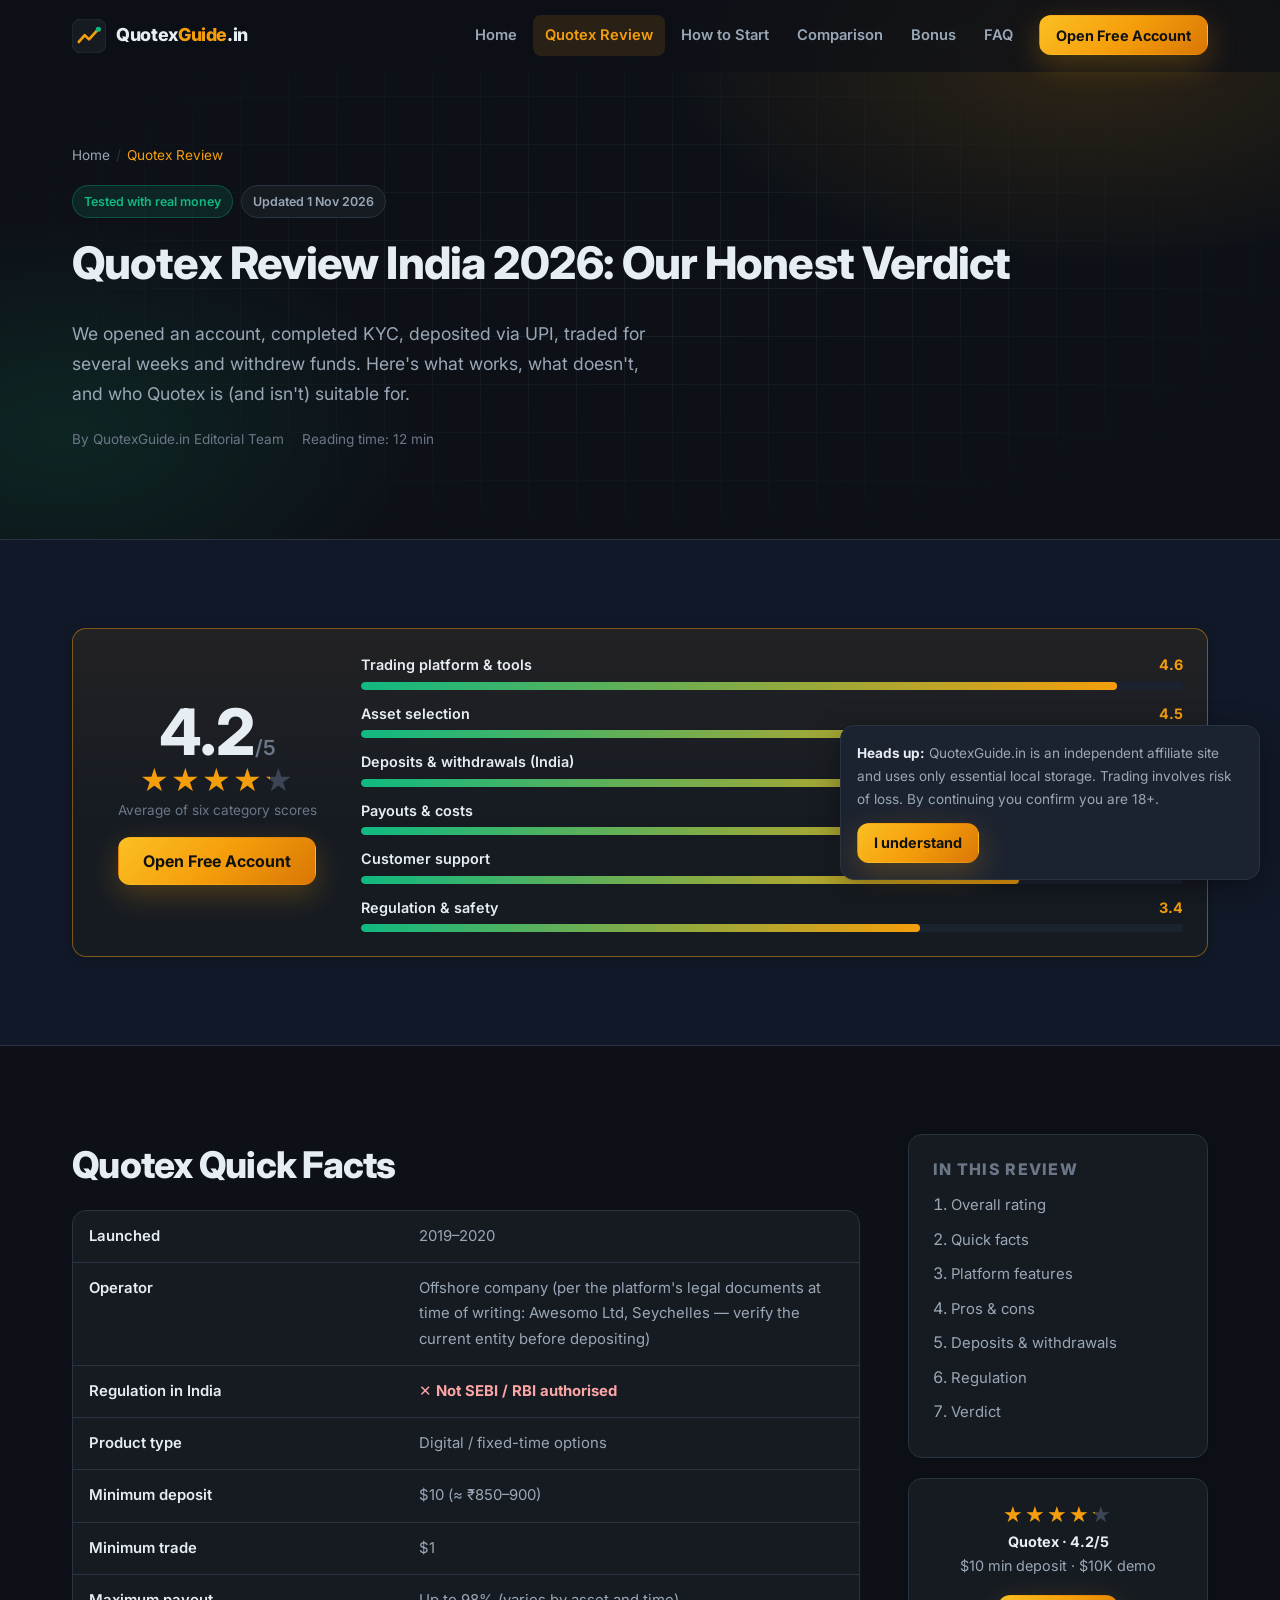
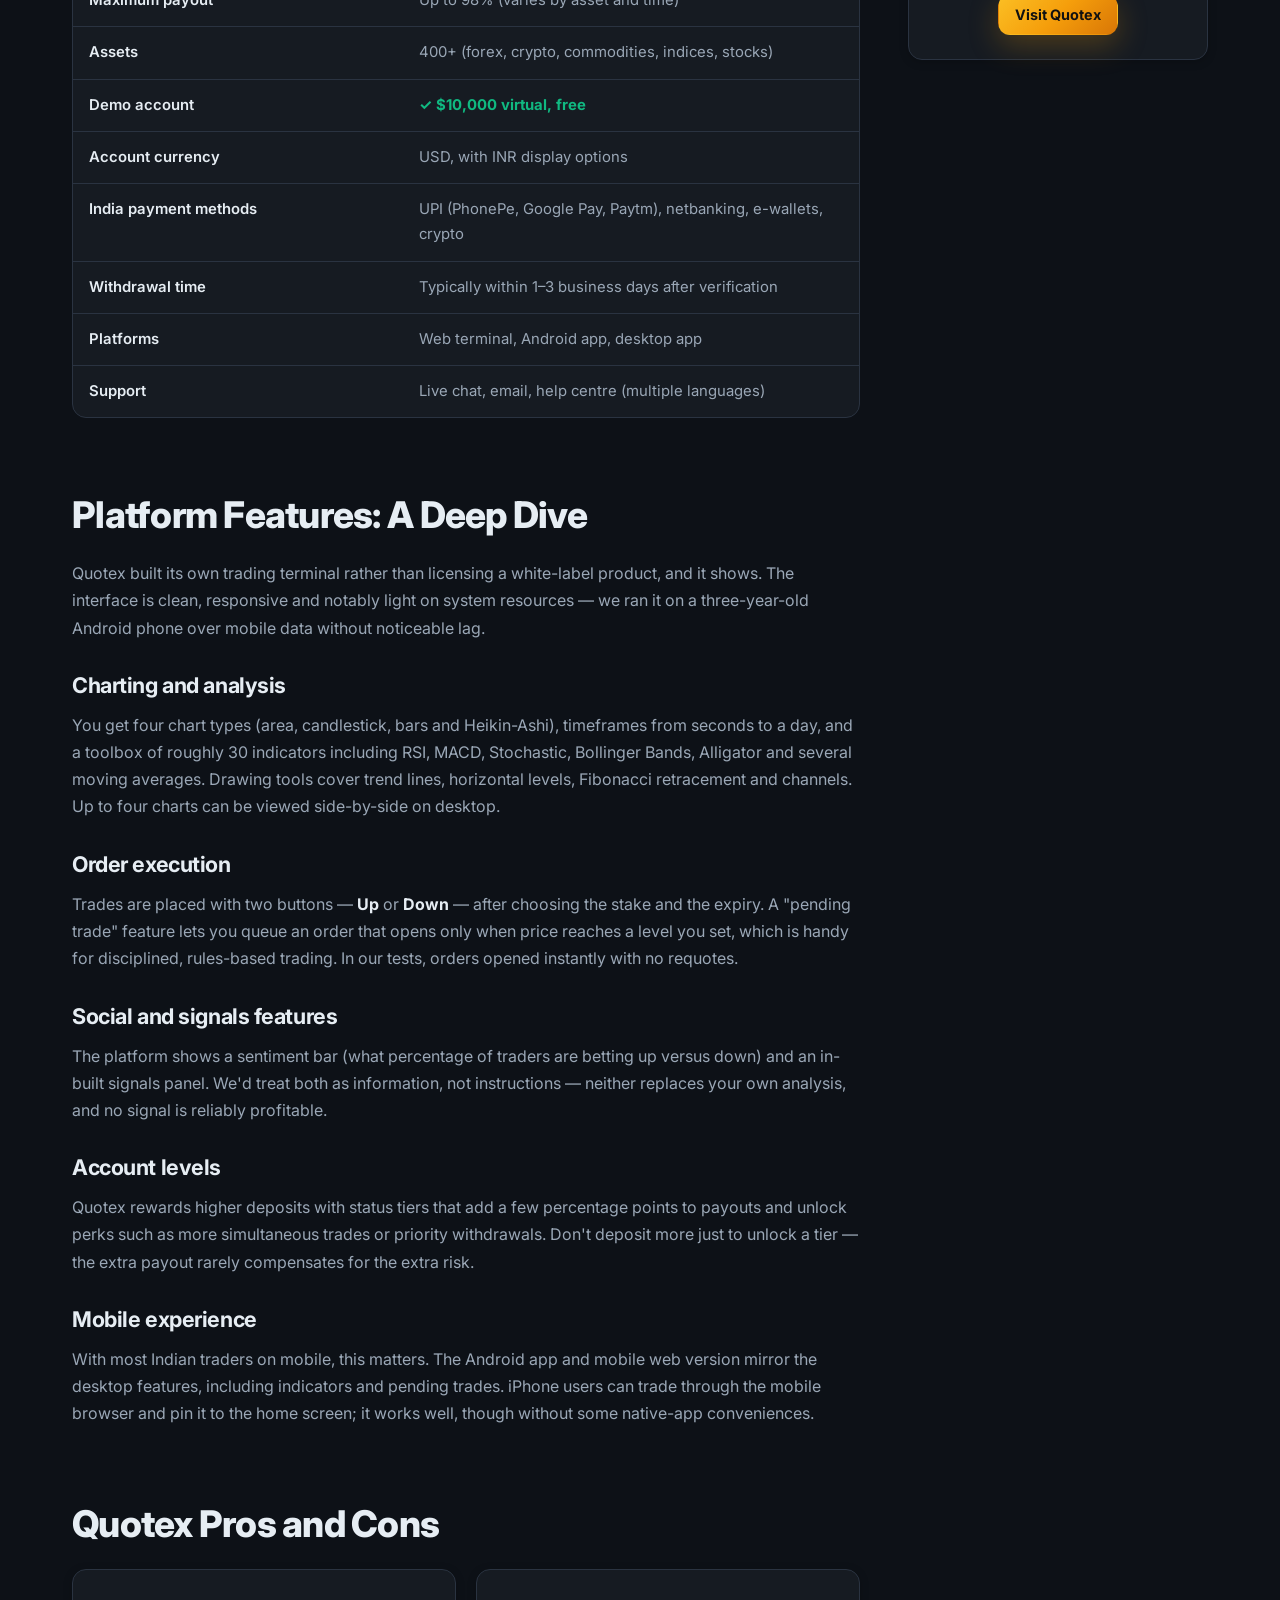
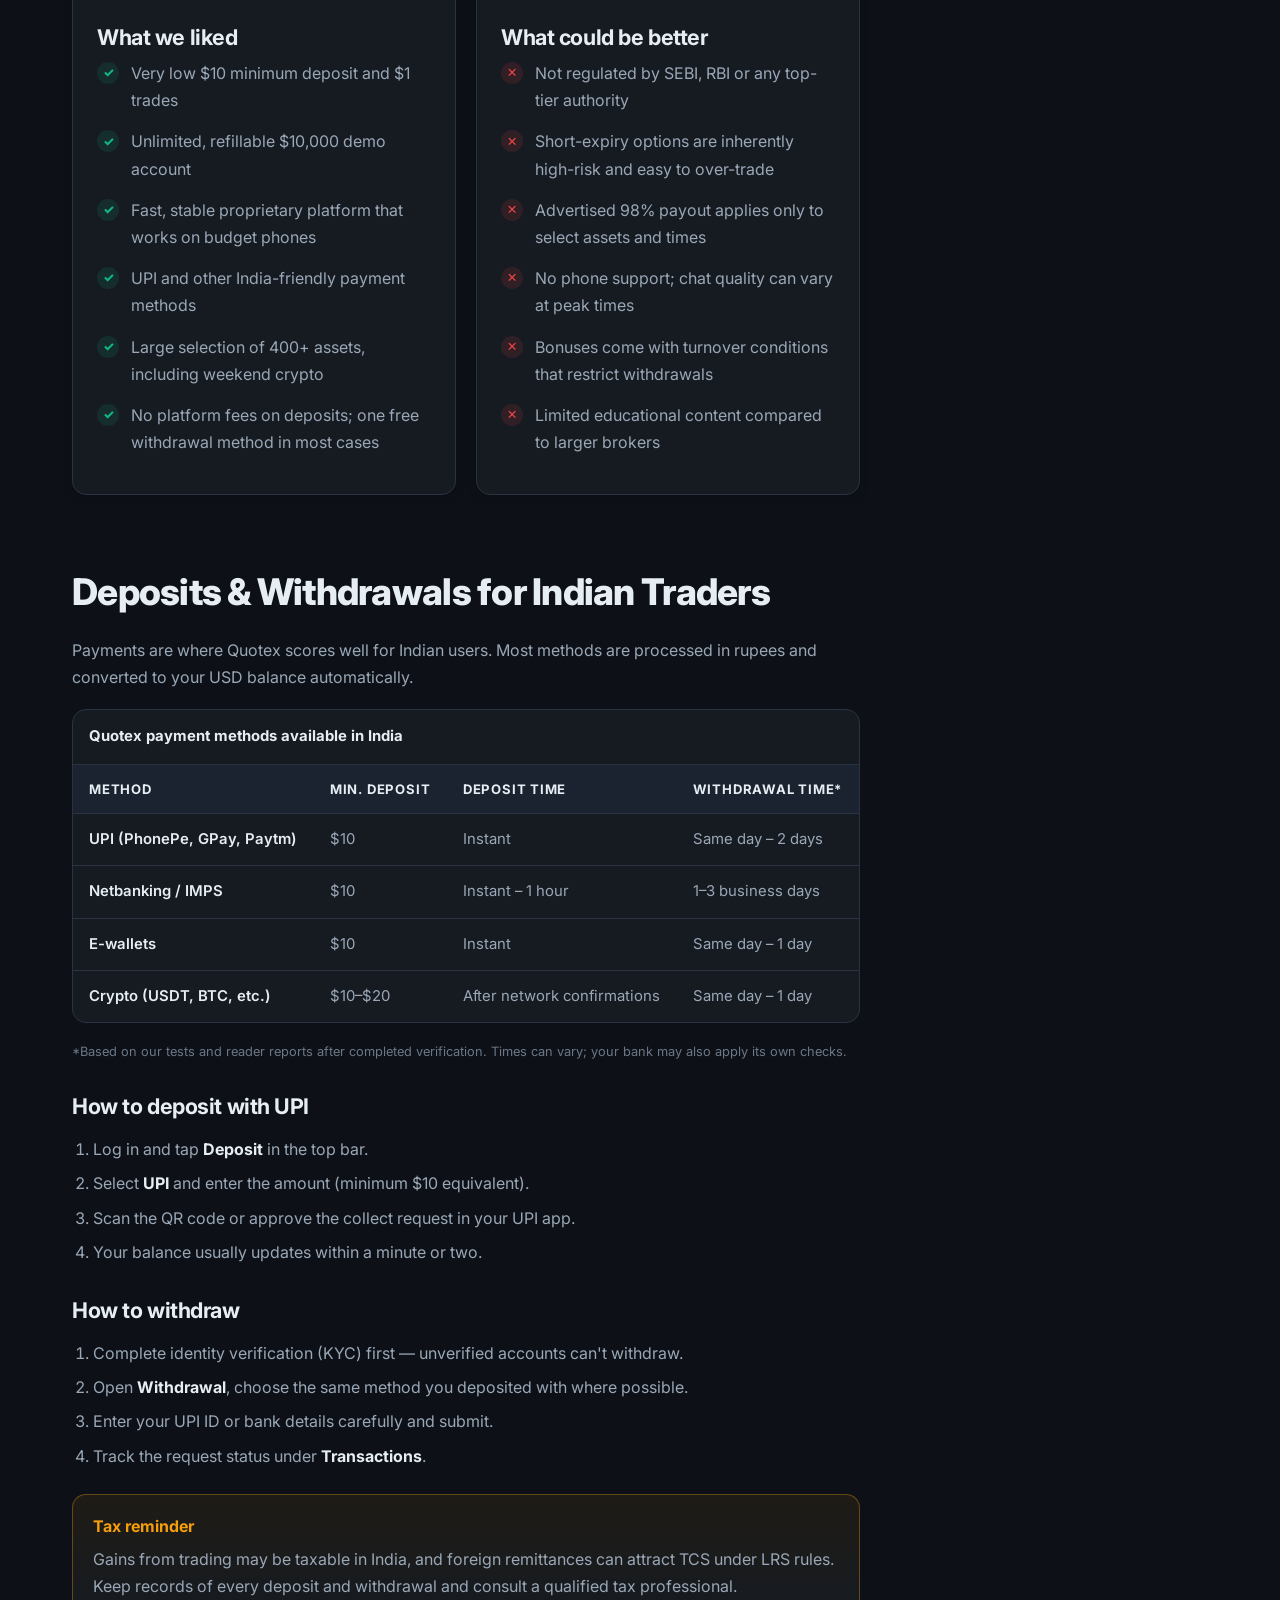
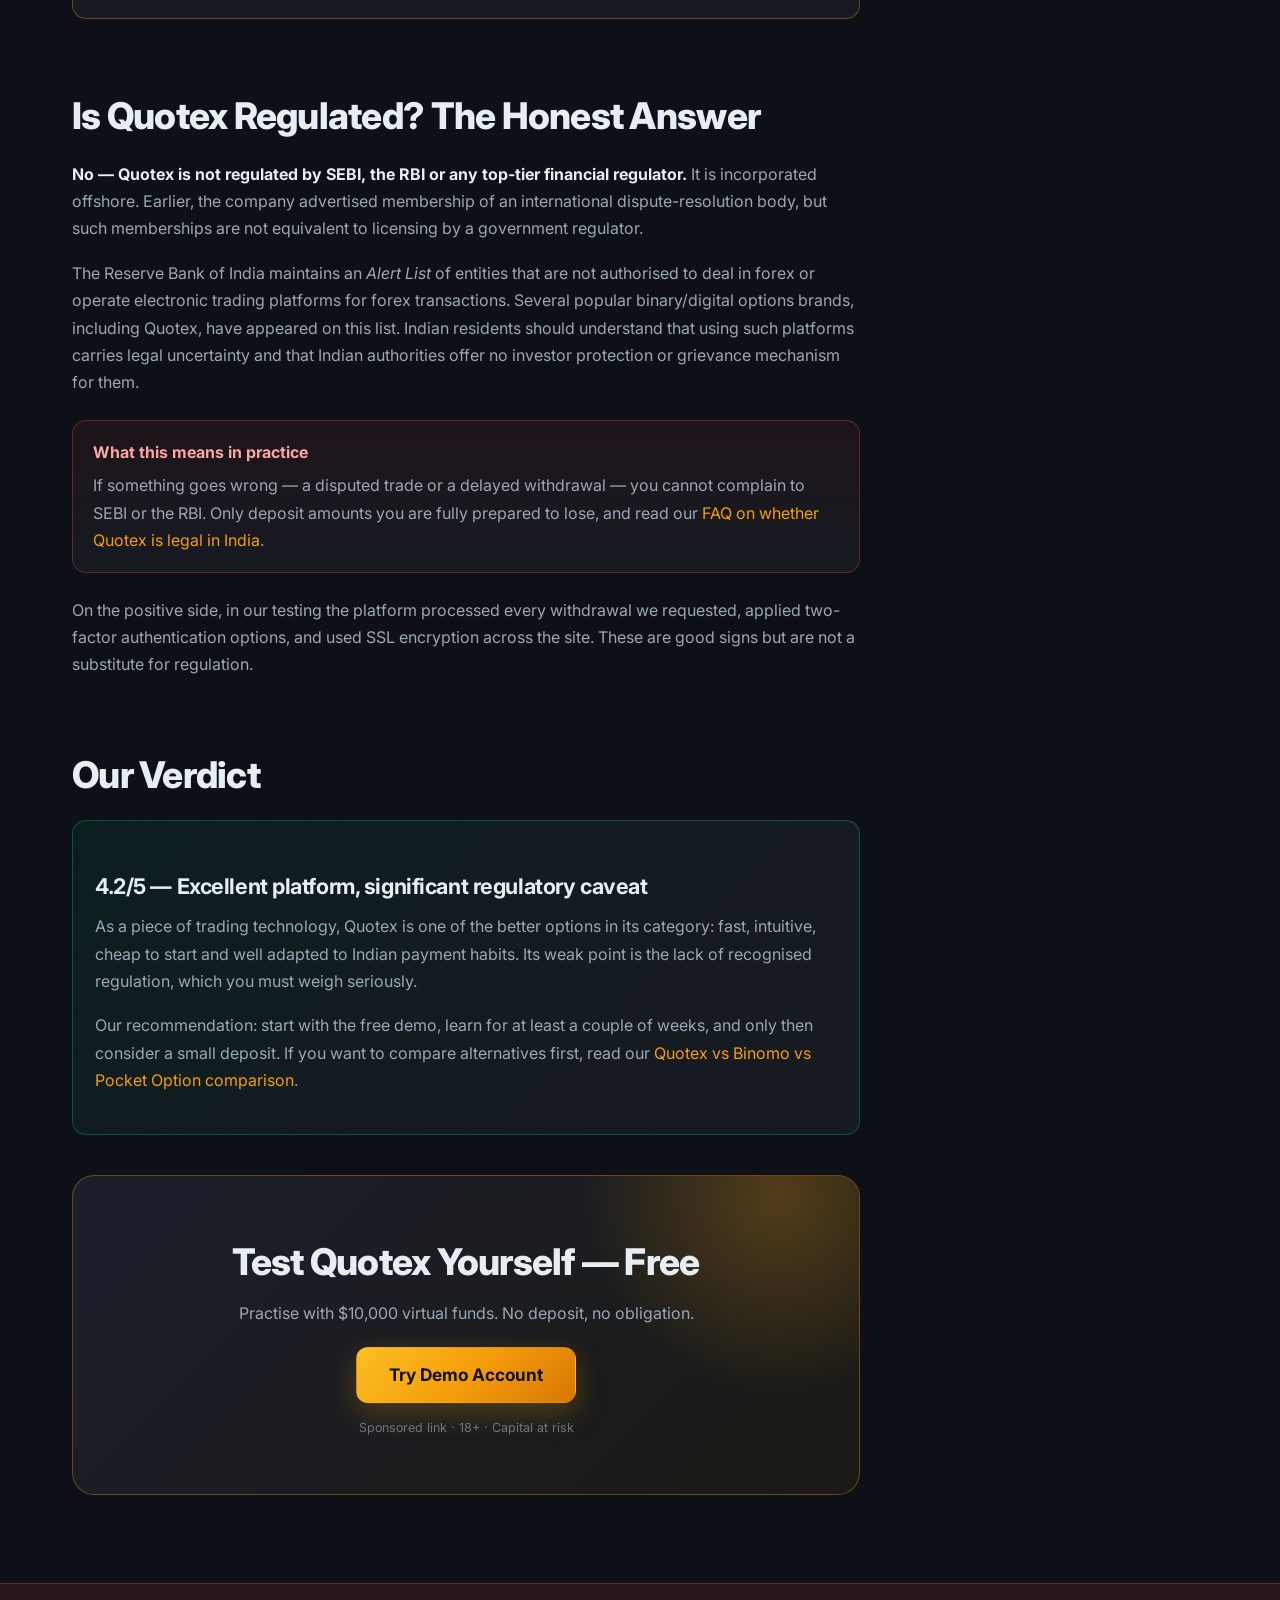
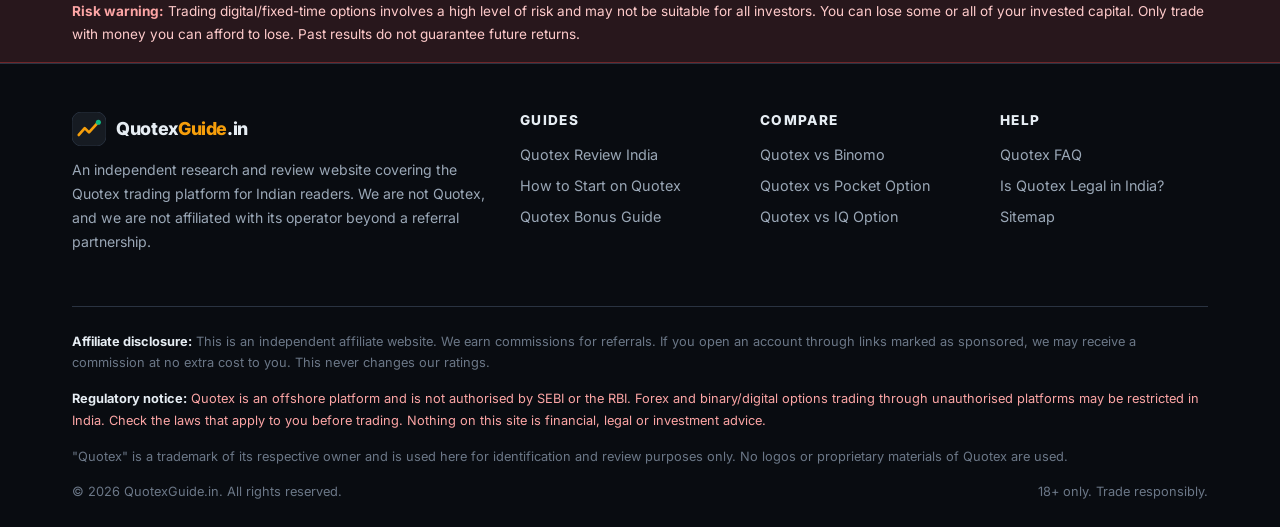
<file: review.html>
<!DOCTYPE html>
<html lang="en-IN" class="no-js">
<head>
  <meta charset="utf-8">
  <meta name="viewport" content="width=device-width, initial-scale=1">
  <title>Quotex Review India 2026 | Honest Broker Analysis</title>
  <meta name="description" content="Our hands-on Quotex review for India in 2026: 4.2/5 rating, platform features, UPI deposits, withdrawal times, pros, cons and the truth on regulation.">
  <meta name="robots" content="index, follow, max-image-preview:large">
  <link rel="canonical" href="https://quotexguide.in/review.html">
  <meta name="theme-color" content="#0d1117">
  <link rel="icon" href="assets/img/favicon.svg" type="image/svg+xml">

  <meta property="og:type" content="article">
  <meta property="og:site_name" content="QuotexGuide.in">
  <meta property="og:locale" content="en_IN">
  <meta property="og:title" content="Quotex Review India 2026 | Honest Broker Analysis">
  <meta property="og:description" content="4.2/5 after hands-on testing. Features, UPI payments, withdrawal speed, pros, cons and regulation status explained.">
  <meta property="og:url" content="https://quotexguide.in/review.html">
  <meta property="og:image" content="https://quotexguide.in/assets/img/og-image.png">
  <meta property="og:image:width" content="1200">
  <meta property="og:image:height" content="630">
  <meta property="og:image:alt" content="Quotex review India 2026 by QuotexGuide.in">
  <meta name="twitter:card" content="summary_large_image">
  <meta name="twitter:title" content="Quotex Review India 2026 | Honest Broker Analysis">
  <meta name="twitter:description" content="4.2/5 after hands-on testing. Features, UPI payments, pros, cons and regulation.">
  <meta name="twitter:image" content="https://quotexguide.in/assets/img/og-image.png">

  <link rel="preconnect" href="https://fonts.googleapis.com">
  <link rel="preconnect" href="https://fonts.gstatic.com" crossorigin>
  <link href="https://fonts.googleapis.com/css2?family=Inter:wght@400;500;600;700;800&amp;display=swap" rel="stylesheet">
  <link rel="stylesheet" href="assets/css/style.css">

  <script type="application/ld+json">
  {
    "@context": "https://schema.org",
    "@graph": [
      {
        "@type": "WebPage",
        "@id": "https://quotexguide.in/review.html#webpage",
        "url": "https://quotexguide.in/review.html",
        "name": "Quotex Review India 2026 | Honest Broker Analysis",
        "isPartOf": { "@id": "https://quotexguide.in/#website" },
        "inLanguage": "en-IN",
        "datePublished": "2026-01-15",
        "dateModified": "2026-11-01",
        "breadcrumb": { "@id": "https://quotexguide.in/review.html#breadcrumb" }
      },
      {
        "@type": "BreadcrumbList",
        "@id": "https://quotexguide.in/review.html#breadcrumb",
        "itemListElement": [
          { "@type": "ListItem", "position": 1, "name": "Home", "item": "https://quotexguide.in/" },
          { "@type": "ListItem", "position": 2, "name": "Quotex Review India 2026", "item": "https://quotexguide.in/review.html" }
        ]
      },
      {
        "@type": "Review",
        "@id": "https://quotexguide.in/review.html#review",
        "name": "Quotex Review India 2026",
        "reviewBody": "Quotex offers a fast web terminal, a $10 minimum deposit, a free $10,000 demo and UPI payments for Indian users. It is not regulated by SEBI or the RBI, which is its main weakness.",
        "datePublished": "2026-01-15",
        "author": { "@type": "Organization", "name": "QuotexGuide.in Editorial Team", "url": "https://quotexguide.in/" },
        "publisher": { "@type": "Organization", "name": "QuotexGuide.in", "url": "https://quotexguide.in/" },
        "reviewRating": { "@type": "Rating", "ratingValue": "4.2", "bestRating": "5", "worstRating": "1" },
        "positiveNotes": {
          "@type": "ItemList",
          "itemListElement": [
            { "@type": "ListItem", "position": 1, "name": "Low $10 minimum deposit and $1 minimum trade" },
            { "@type": "ListItem", "position": 2, "name": "Free $10,000 demo account" },
            { "@type": "ListItem", "position": 3, "name": "UPI, netbanking and crypto deposits" }
          ]
        },
        "negativeNotes": {
          "@type": "ItemList",
          "itemListElement": [
            { "@type": "ListItem", "position": 1, "name": "Not regulated by SEBI or RBI" },
            { "@type": "ListItem", "position": 2, "name": "No phone support" },
            { "@type": "ListItem", "position": 3, "name": "High-risk short-expiry product" }
          ]
        },
        "itemReviewed": {
          "@type": "FinancialService",
          "name": "Quotex",
          "url": "https://quotex.io/",
          "description": "Online digital (fixed-time) options trading platform.",
          "aggregateRating": {
            "@type": "AggregateRating",
            "ratingValue": "4.2",
            "bestRating": "5",
            "worstRating": "1",
            "ratingCount": "6",
            "description": "Average of six editorial category scores"
          }
        }
      }
    ]
  }
  </script>
</head>
<body>
  <a class="skip-link" href="#main">Skip to content</a>
  <header class="site-header">
    <div class="container">
      <a class="brand" href="index.html" aria-label="QuotexGuide.in home">
        <svg class="brand__mark" viewBox="0 0 40 40" aria-hidden="true" focusable="false"><rect width="40" height="40" rx="11" fill="#161b22" stroke="#2a3341"/><path d="M8 27l7-8 5 5 11-12" fill="none" stroke="#f59e0b" stroke-width="3.2" stroke-linecap="round" stroke-linejoin="round"/><circle cx="31" cy="12" r="3" fill="#10b981"/></svg>
        <span>Quotex<span>Guide</span>.in</span>
      </a>
      <button class="nav-toggle" type="button" aria-controls="main-nav" aria-expanded="false" aria-label="Open menu">
        <span></span><span></span><span></span>
      </button>
      <nav class="main-nav" id="main-nav" aria-label="Main navigation">
        <ul>
          <li><a href="index.html">Home</a></li>
          <li><a href="review.html" aria-current="page">Quotex Review</a></li>
          <li><a href="how-to-start.html">How to Start</a></li>
          <li><a href="comparison.html">Comparison</a></li>
          <li><a href="bonus.html">Bonus</a></li>
          <li><a href="faq.html">FAQ</a></li>
          <li><a class="btn btn--primary btn--sm" href="https://broker.quotex.io/sign-up?lid=YOUR_AFFILIATE_ID" target="_blank" rel="sponsored noopener">Open Free Account</a></li>
        </ul>
      </nav>
    </div>
  </header>

  <main id="main">
    <section class="hero hero--page" aria-labelledby="page-title">
      <div class="container">
        <nav class="breadcrumbs" aria-label="Breadcrumb">
          <ol>
            <li><a href="index.html">Home</a></li>
            <li><span aria-current="page">Quotex Review</span></li>
          </ol>
        </nav>
        <div class="hero__content">
          <div class="badge-row">
            <span class="badge badge--teal">Tested with real money</span>
            <span class="badge">Updated 1 Nov 2026</span>
          </div>
          <h1 id="page-title">Quotex Review India 2026: Our Honest Verdict</h1>
          <p class="hero__lead">We opened an account, completed KYC, deposited via UPI, traded for several weeks and withdrew funds. Here's what works, what doesn't, and who Quotex is (and isn't) suitable for.</p>
          <div class="author-line"><span>By QuotexGuide.in Editorial Team</span><span>Reading time: 12 min</span></div>
        </div>
      </div>
    </section>

    <section class="section section--alt" id="rating" aria-labelledby="rating-title">
      <div class="container">
        <article class="card card--static card--highlight rating-box">
          <div class="rating-box__score">
            <h2 id="rating-title" class="sr-only">Overall Quotex rating</h2>
            <div class="rating-box__num">4.2<small>/5</small></div>
            <span class="stars stars--lg" role="img" aria-label="Rated 4.2 out of 5"></span>
            <p class="updated">Average of six category scores</p>
            <a class="btn btn--primary" href="https://broker.quotex.io/sign-up?lid=YOUR_AFFILIATE_ID" target="_blank" rel="sponsored noopener">Open Free Account</a>
          </div>
          <div class="rating-bars">
            <div class="rating-bar"><span class="rating-bar__label">Trading platform &amp; tools</span><span class="rating-bar__val">4.6</span><div class="rating-bar__track"><div class="rating-bar__fill w-92"></div></div></div>
            <div class="rating-bar"><span class="rating-bar__label">Asset selection</span><span class="rating-bar__val">4.5</span><div class="rating-bar__track"><div class="rating-bar__fill w-90"></div></div></div>
            <div class="rating-bar"><span class="rating-bar__label">Deposits &amp; withdrawals (India)</span><span class="rating-bar__val">4.4</span><div class="rating-bar__track"><div class="rating-bar__fill w-88"></div></div></div>
            <div class="rating-bar"><span class="rating-bar__label">Payouts &amp; costs</span><span class="rating-bar__val">4.3</span><div class="rating-bar__track"><div class="rating-bar__fill w-86"></div></div></div>
            <div class="rating-bar"><span class="rating-bar__label">Customer support</span><span class="rating-bar__val">4.0</span><div class="rating-bar__track"><div class="rating-bar__fill w-80"></div></div></div>
            <div class="rating-bar"><span class="rating-bar__label">Regulation &amp; safety</span><span class="rating-bar__val">3.4</span><div class="rating-bar__track"><div class="rating-bar__fill w-68"></div></div></div>
          </div>
        </article>
      </div>
    </section>

    <section class="section">
      <div class="container content-layout">
        <article class="prose">
          <h2 id="quick-facts">Quotex Quick Facts</h2>
          <div class="table-wrap">
            <table class="table--facts">
              <caption class="sr-only">Key facts about the Quotex trading platform</caption>
              <tbody>
                <tr><th scope="row">Launched</th><td>2019–2020</td></tr>
                <tr><th scope="row">Operator</th><td>Offshore company (per the platform's legal documents at time of writing: Awesomo Ltd, Seychelles — verify the current entity before depositing)</td></tr>
                <tr><th scope="row">Regulation in India</th><td><span class="no">✕ Not SEBI / RBI authorised</span></td></tr>
                <tr><th scope="row">Product type</th><td>Digital / fixed-time options</td></tr>
                <tr><th scope="row">Minimum deposit</th><td>$10 (≈ ₹850–900)</td></tr>
                <tr><th scope="row">Minimum trade</th><td>$1</td></tr>
                <tr><th scope="row">Maximum payout</th><td>Up to 98% (varies by asset and time)</td></tr>
                <tr><th scope="row">Assets</th><td>400+ (forex, crypto, commodities, indices, stocks)</td></tr>
                <tr><th scope="row">Demo account</th><td><span class="yes">✓ $10,000 virtual, free</span></td></tr>
                <tr><th scope="row">Account currency</th><td>USD, with INR display options</td></tr>
                <tr><th scope="row">India payment methods</th><td>UPI (PhonePe, Google Pay, Paytm), netbanking, e-wallets, crypto</td></tr>
                <tr><th scope="row">Withdrawal time</th><td>Typically within 1–3 business days after verification</td></tr>
                <tr><th scope="row">Platforms</th><td>Web terminal, Android app, desktop app</td></tr>
                <tr><th scope="row">Support</th><td>Live chat, email, help centre (multiple languages)</td></tr>
              </tbody>
            </table>
          </div>

          <h2 id="platform">Platform Features: A Deep Dive</h2>
          <p>Quotex built its own trading terminal rather than licensing a white-label product, and it shows. The interface is clean, responsive and notably light on system resources — we ran it on a three-year-old Android phone over mobile data without noticeable lag.</p>

          <h3>Charting and analysis</h3>
          <p>You get four chart types (area, candlestick, bars and Heikin-Ashi), timeframes from seconds to a day, and a toolbox of roughly 30 indicators including RSI, MACD, Stochastic, Bollinger Bands, Alligator and several moving averages. Drawing tools cover trend lines, horizontal levels, Fibonacci retracement and channels. Up to four charts can be viewed side-by-side on desktop.</p>

          <h3>Order execution</h3>
          <p>Trades are placed with two buttons — <strong>Up</strong> or <strong>Down</strong> — after choosing the stake and the expiry. A "pending trade" feature lets you queue an order that opens only when price reaches a level you set, which is handy for disciplined, rules-based trading. In our tests, orders opened instantly with no requotes.</p>

          <h3>Social and signals features</h3>
          <p>The platform shows a sentiment bar (what percentage of traders are betting up versus down) and an in-built signals panel. We'd treat both as information, not instructions — neither replaces your own analysis, and no signal is reliably profitable.</p>

          <h3>Account levels</h3>
          <p>Quotex rewards higher deposits with status tiers that add a few percentage points to payouts and unlock perks such as more simultaneous trades or priority withdrawals. Don't deposit more just to unlock a tier — the extra payout rarely compensates for the extra risk.</p>

          <h3>Mobile experience</h3>
          <p>With most Indian traders on mobile, this matters. The Android app and mobile web version mirror the desktop features, including indicators and pending trades. iPhone users can trade through the mobile browser and pin it to the home screen; it works well, though without some native-app conveniences.</p>

          <h2 id="pros-cons">Quotex Pros and Cons</h2>
          <div class="proscons">
            <div class="card card--static">
              <h3 class="proscons__title text-teal">What we liked</h3>
              <ul class="check-list">
                <li>Very low $10 minimum deposit and $1 trades</li>
                <li>Unlimited, refillable $10,000 demo account</li>
                <li>Fast, stable proprietary platform that works on budget phones</li>
                <li>UPI and other India-friendly payment methods</li>
                <li>Large selection of 400+ assets, including weekend crypto</li>
                <li>No platform fees on deposits; one free withdrawal method in most cases</li>
              </ul>
            </div>
            <div class="card card--static">
              <h3 class="proscons__title no">What could be better</h3>
              <ul class="x-list">
                <li>Not regulated by SEBI, RBI or any top-tier authority</li>
                <li>Short-expiry options are inherently high-risk and easy to over-trade</li>
                <li>Advertised 98% payout applies only to select assets and times</li>
                <li>No phone support; chat quality can vary at peak times</li>
                <li>Bonuses come with turnover conditions that restrict withdrawals</li>
                <li>Limited educational content compared to larger brokers</li>
              </ul>
            </div>
          </div>

          <h2 id="payments">Deposits &amp; Withdrawals for Indian Traders</h2>
          <p>Payments are where Quotex scores well for Indian users. Most methods are processed in rupees and converted to your USD balance automatically.</p>
          <div class="table-wrap">
            <table>
              <caption>Quotex payment methods available in India</caption>
              <thead><tr><th scope="col">Method</th><th scope="col">Min. deposit</th><th scope="col">Deposit time</th><th scope="col">Withdrawal time*</th></tr></thead>
              <tbody>
                <tr><th scope="row">UPI (PhonePe, GPay, Paytm)</th><td>$10</td><td>Instant</td><td>Same day – 2 days</td></tr>
                <tr><th scope="row">Netbanking / IMPS</th><td>$10</td><td>Instant – 1 hour</td><td>1–3 business days</td></tr>
                <tr><th scope="row">E-wallets</th><td>$10</td><td>Instant</td><td>Same day – 1 day</td></tr>
                <tr><th scope="row">Crypto (USDT, BTC, etc.)</th><td>$10–$20</td><td>After network confirmations</td><td>Same day – 1 day</td></tr>
              </tbody>
            </table>
          </div>
          <p class="table-note">*Based on our tests and reader reports after completed verification. Times can vary; your bank may also apply its own checks.</p>

          <h3>How to deposit with UPI</h3>
          <ol>
            <li>Log in and tap <strong>Deposit</strong> in the top bar.</li>
            <li>Select <strong>UPI</strong> and enter the amount (minimum $10 equivalent).</li>
            <li>Scan the QR code or approve the collect request in your UPI app.</li>
            <li>Your balance usually updates within a minute or two.</li>
          </ol>

          <h3>How to withdraw</h3>
          <ol>
            <li>Complete identity verification (KYC) first — unverified accounts can't withdraw.</li>
            <li>Open <strong>Withdrawal</strong>, choose the same method you deposited with where possible.</li>
            <li>Enter your UPI ID or bank details carefully and submit.</li>
            <li>Track the request status under <strong>Transactions</strong>.</li>
          </ol>
          <div class="callout callout--tip">
            <div class="callout__title">Tax reminder</div>
            <p>Gains from trading may be taxable in India, and foreign remittances can attract TCS under LRS rules. Keep records of every deposit and withdrawal and consult a qualified tax professional.</p>
          </div>

          <h2 id="regulation">Is Quotex Regulated? The Honest Answer</h2>
          <p><strong>No — Quotex is not regulated by SEBI, the RBI or any top-tier financial regulator.</strong> It is incorporated offshore. Earlier, the company advertised membership of an international dispute-resolution body, but such memberships are not equivalent to licensing by a government regulator.</p>
          <p>The Reserve Bank of India maintains an <em>Alert List</em> of entities that are not authorised to deal in forex or operate electronic trading platforms for forex transactions. Several popular binary/digital options brands, including Quotex, have appeared on this list. Indian residents should understand that using such platforms carries legal uncertainty and that Indian authorities offer no investor protection or grievance mechanism for them.</p>
          <div class="callout callout--warning" role="note">
            <div class="callout__title">What this means in practice</div>
            <p>If something goes wrong — a disputed trade or a delayed withdrawal — you cannot complain to SEBI or the RBI. Only deposit amounts you are fully prepared to lose, and read our <a href="faq.html#legal">FAQ on whether Quotex is legal in India</a>.</p>
          </div>
          <p>On the positive side, in our testing the platform processed every withdrawal we requested, applied two-factor authentication options, and used SSL encryption across the site. These are good signs but are not a substitute for regulation.</p>

          <h2 id="verdict">Our Verdict</h2>
          <div class="verdict">
            <h3>4.2/5 — Excellent platform, significant regulatory caveat</h3>
            <p>As a piece of trading technology, Quotex is one of the better options in its category: fast, intuitive, cheap to start and well adapted to Indian payment habits. Its weak point is the lack of recognised regulation, which you must weigh seriously.</p>
            <p>Our recommendation: start with the free demo, learn for at least a couple of weeks, and only then consider a small deposit. If you want to compare alternatives first, read our <a href="comparison.html">Quotex vs Binomo vs Pocket Option comparison</a>.</p>
          </div>
          <div class="cta-band mt-lg">
            <h2>Test Quotex Yourself — Free</h2>
            <p>Practise with $10,000 virtual funds. No deposit, no obligation.</p>
            <div class="btn-group"><a class="btn btn--primary btn--lg" href="https://broker.quotex.io/sign-up?lid=YOUR_AFFILIATE_ID" target="_blank" rel="sponsored noopener">Try Demo Account</a></div>
            <small>Sponsored link · 18+ · Capital at risk</small>
          </div>
        </article>

        <aside aria-label="Table of contents">
          <nav class="card card--static toc" aria-labelledby="toc-title">
            <h2 id="toc-title">In this review</h2>
            <ol>
              <li><a href="#rating">Overall rating</a></li>
              <li><a href="#quick-facts">Quick facts</a></li>
              <li><a href="#platform">Platform features</a></li>
              <li><a href="#pros-cons">Pros &amp; cons</a></li>
              <li><a href="#payments">Deposits &amp; withdrawals</a></li>
              <li><a href="#regulation">Regulation</a></li>
              <li><a href="#verdict">Verdict</a></li>
            </ol>
          </nav>
          <div class="card card--static sidebar-cta">
            <span class="stars" role="img" aria-label="Rated 4.2 out of 5"></span>
            <p><strong>Quotex · 4.2/5</strong><br>$10 min deposit · $10K demo</p>
            <a class="btn btn--primary btn--sm" href="https://broker.quotex.io/sign-up?lid=YOUR_AFFILIATE_ID" target="_blank" rel="sponsored noopener">Visit Quotex</a>
          </div>
        </aside>
      </div>
    </section>
  </main>

  <div class="risk-banner" role="note">
    <div class="container">
      <p><strong>Risk warning:</strong> Trading digital/fixed-time options involves a high level of risk and may not be suitable for all investors. You can lose some or all of your invested capital. Only trade with money you can afford to lose. Past results do not guarantee future returns.</p>
    </div>
  </div>

  <footer class="site-footer">
    <div class="container">
      <div class="footer-grid">
        <div class="footer-brand">
          <a class="brand" href="index.html" aria-label="QuotexGuide.in home"><svg class="brand__mark" viewBox="0 0 40 40" aria-hidden="true" focusable="false"><rect width="40" height="40" rx="11" fill="#161b22" stroke="#2a3341"/><path d="M8 27l7-8 5 5 11-12" fill="none" stroke="#f59e0b" stroke-width="3.2" stroke-linecap="round" stroke-linejoin="round"/><circle cx="31" cy="12" r="3" fill="#10b981"/></svg><span>Quotex<span>Guide</span>.in</span></a>
          <p>An independent research and review website covering the Quotex trading platform for Indian readers. We are not Quotex, and we are not affiliated with its operator beyond a referral partnership.</p>
        </div>
        <div class="footer-col">
          <h2>Guides</h2>
          <ul>
            <li><a href="review.html">Quotex Review India</a></li>
            <li><a href="how-to-start.html">How to Start on Quotex</a></li>
            <li><a href="bonus.html">Quotex Bonus Guide</a></li>
          </ul>
        </div>
        <div class="footer-col">
          <h2>Compare</h2>
          <ul>
            <li><a href="comparison.html#quotex-vs-binomo">Quotex vs Binomo</a></li>
            <li><a href="comparison.html#quotex-vs-pocket-option">Quotex vs Pocket Option</a></li>
            <li><a href="comparison.html#quotex-vs-iq-option">Quotex vs IQ Option</a></li>
          </ul>
        </div>
        <div class="footer-col">
          <h2>Help</h2>
          <ul>
            <li><a href="faq.html">Quotex FAQ</a></li>
            <li><a href="faq.html#legal">Is Quotex Legal in India?</a></li>
            <li><a href="sitemap.xml">Sitemap</a></li>
          </ul>
        </div>
      </div>
      <div class="footer-legal">
        <p><strong>Affiliate disclosure:</strong> This is an independent affiliate website. We earn commissions for referrals. If you open an account through links marked as sponsored, we may receive a commission at no extra cost to you. This never changes our ratings.</p>
        <p class="risk"><strong>Regulatory notice:</strong> Quotex is an offshore platform and is not authorised by SEBI or the RBI. Forex and binary/digital options trading through unauthorised platforms may be restricted in India. Check the laws that apply to you before trading. Nothing on this site is financial, legal or investment advice.</p>
        <p>"Quotex" is a trademark of its respective owner and is used here for identification and review purposes only. No logos or proprietary materials of Quotex are used.</p>
        <div class="footer-bottom">
          <span>&copy; <span data-year>2026</span> QuotexGuide.in. All rights reserved.</span>
          <span>18+ only. Trade responsibly.</span>
        </div>
      </div>
    </div>
  </footer>

  <button class="back-to-top" type="button" aria-label="Back to top">
    <svg viewBox="0 0 24 24" fill="none" stroke="currentColor" stroke-width="2.4" stroke-linecap="round" stroke-linejoin="round" aria-hidden="true"><path d="M12 19V5M5 12l7-7 7 7"/></svg>
  </button>

  <div class="mobile-cta">
    <p><strong>Free $10,000 demo</strong><br>No deposit needed to practise.</p>
    <a class="btn btn--primary btn--sm" href="https://broker.quotex.io/sign-up?lid=YOUR_AFFILIATE_ID" target="_blank" rel="sponsored noopener">Try Demo</a>
  </div>

  <div class="notice-bar" role="dialog" aria-live="polite" aria-label="Site notice">
    <p><strong>Heads up:</strong> QuotexGuide.in is an independent affiliate site and uses only essential local storage. Trading involves risk of loss. By continuing you confirm you are 18+.</p>
    <button class="btn btn--primary btn--sm" type="button" data-notice-accept>I understand</button>
  </div>

  <script src="assets/js/main.js" defer></script>
</body>
</html>
</file>
<file: assets/css/style.css>
/* ==========================================================================
   QuotexGuide.in — Independent affiliate review site
   Mobile-first stylesheet (breakpoints: 320 / 768 / 1024 / 1280)
   ========================================================================== */

:root {
  --bg: #0d1117;
  --bg-alt: #111827;
  --surface: #161b22;
  --surface-2: #1c2330;
  --border: #2a3341;
  --text: #e6edf3;
  --text-muted: #9aa7b6;
  --text-dim: #6b7787;
  --accent: #f59e0b;
  --accent-dark: #d97706;
  --accent-soft: rgba(245, 158, 11, .12);
  --teal: #10b981;
  --teal-soft: rgba(16, 185, 129, .12);
  --danger: #ef4444;
  --danger-soft: rgba(239, 68, 68, .12);
  --radius-sm: 8px;
  --radius: 14px;
  --radius-lg: 22px;
  --shadow: 0 8px 30px rgba(0, 0, 0, .35);
  --shadow-glow: 0 10px 30px rgba(245, 158, 11, .25);
  --container: 1200px;
  --header-h: 64px;
  --font: 'Inter', system-ui, -apple-system, 'Segoe UI', Roboto, sans-serif;
  --transition: .25s ease;
}

/* ---------- Reset ---------- */
*, *::before, *::after { box-sizing: border-box; }
html { scroll-behavior: smooth; scroll-padding-top: calc(var(--header-h) + 16px); -webkit-text-size-adjust: 100%; }
body {
  margin: 0;
  font-family: var(--font);
  font-size: 16px;
  line-height: 1.7;
  color: var(--text);
  background: var(--bg);
  -webkit-font-smoothing: antialiased;
  overflow-x: hidden;
}
img, svg { max-width: 100%; display: block; }
a { color: var(--accent); text-decoration: none; transition: color var(--transition); }
a:hover { color: #fbbf24; }
h1, h2, h3, h4 { line-height: 1.25; margin: 0 0 .6em; font-weight: 800; letter-spacing: -.02em; }
h1 { font-size: clamp(1.9rem, 6vw, 3.4rem); }
h2 { font-size: clamp(1.5rem, 4vw, 2.3rem); }
h3 { font-size: clamp(1.1rem, 2.6vw, 1.35rem); font-weight: 700; }
p { margin: 0 0 1.1em; color: var(--text-muted); }
ul, ol { color: var(--text-muted); padding-left: 1.3em; }
li { margin-bottom: .45em; }
strong { color: var(--text); }
:focus-visible { outline: 2px solid var(--accent); outline-offset: 3px; border-radius: 4px; }
.skip-link { position: absolute; left: -9999px; top: 0; background: var(--accent); color: #111; padding: 8px 16px; z-index: 200; font-weight: 700; }
.skip-link:focus { left: 12px; top: 12px; }
.sr-only { position: absolute; width: 1px; height: 1px; overflow: hidden; clip: rect(0 0 0 0); white-space: nowrap; }

/* ---------- Layout ---------- */
.container { width: 100%; max-width: var(--container); margin: 0 auto; padding: 0 18px; }
.container--narrow { max-width: 860px; }
.section { padding: 64px 0; position: relative; }
.section--alt { background: var(--bg-alt); border-top: 1px solid var(--border); border-bottom: 1px solid var(--border); }
.section__head { text-align: center; max-width: 720px; margin: 0 auto 40px; }
.section__head p { font-size: 1.05rem; }
.eyebrow {
  display: inline-block; font-size: .78rem; font-weight: 700; letter-spacing: .12em; text-transform: uppercase;
  color: var(--teal); background: var(--teal-soft); padding: 5px 12px; border-radius: 999px; margin-bottom: 14px;
}
.text-accent { color: var(--accent); }
.text-teal { color: var(--teal); }
.grid { display: grid; gap: 20px; }
.grid--2, .grid--3, .grid--4 { grid-template-columns: 1fr; }

/* ---------- Header / Navigation ---------- */
.site-header {
  position: fixed; inset: 0 0 auto 0; height: var(--header-h); z-index: 100;
  background: rgba(13, 17, 23, .7); backdrop-filter: blur(12px); -webkit-backdrop-filter: blur(12px);
  border-bottom: 1px solid transparent; transition: background var(--transition), border-color var(--transition), box-shadow var(--transition);
}
.site-header.is-scrolled { background: rgba(13, 17, 23, .96); border-bottom-color: var(--border); box-shadow: 0 6px 24px rgba(0,0,0,.35); }
.site-header .container { display: flex; align-items: center; justify-content: space-between; height: 100%; gap: 16px; }
.brand { display: flex; align-items: center; gap: 10px; color: var(--text); font-weight: 800; font-size: 1.12rem; letter-spacing: -.02em; }
.brand:hover { color: var(--text); }
.brand__mark { width: 34px; height: 34px; flex-shrink: 0; }
.brand span span { color: var(--accent); }
.nav-toggle {
  display: inline-flex; flex-direction: column; justify-content: center; gap: 5px; width: 44px; height: 44px; padding: 10px;
  background: var(--surface); border: 1px solid var(--border); border-radius: 10px; cursor: pointer;
}
.nav-toggle span { display: block; height: 2px; background: var(--text); border-radius: 2px; transition: transform var(--transition), opacity var(--transition); }
.nav-toggle[aria-expanded="true"] span:nth-child(1) { transform: translateY(7px) rotate(45deg); }
.nav-toggle[aria-expanded="true"] span:nth-child(2) { opacity: 0; }
.nav-toggle[aria-expanded="true"] span:nth-child(3) { transform: translateY(-7px) rotate(-45deg); }
.main-nav {
  position: fixed; top: var(--header-h); left: 0; right: 0; bottom: 0; background: var(--bg);
  padding: 24px 18px 40px; transform: translateX(100%); transition: transform .3s ease; overflow-y: auto;
  border-top: 1px solid var(--border);
}
.main-nav.is-open { transform: translateX(0); }
.main-nav ul { list-style: none; margin: 0; padding: 0; }
.main-nav li { margin: 0; }
.main-nav a:not(.btn) {
  display: block; padding: 14px 4px; color: var(--text); font-weight: 600; font-size: 1.05rem; border-bottom: 1px solid var(--border);
}
.main-nav a[aria-current="page"] { color: var(--accent); }
.main-nav .btn { margin-top: 22px; width: 100%; }
body.nav-open { overflow: hidden; }

/* ---------- Buttons ---------- */
.btn {
  display: inline-flex; align-items: center; justify-content: center; gap: 8px; min-height: 48px; padding: 12px 24px;
  font-family: inherit; font-size: 1rem; font-weight: 700; line-height: 1.2; border-radius: 12px; border: 1px solid transparent;
  cursor: pointer; text-align: center; transition: transform var(--transition), box-shadow var(--transition), background var(--transition), color var(--transition);
}
.btn svg { width: 18px; height: 18px; }
.btn--primary { background: linear-gradient(135deg, #fbbf24 0%, var(--accent) 50%, var(--accent-dark) 100%); color: #111; box-shadow: var(--shadow-glow); }
.btn--primary:hover { color: #111; transform: translateY(-2px); box-shadow: 0 14px 36px rgba(245, 158, 11, .38); }
.btn--outline { background: transparent; color: var(--text); border-color: var(--border); }
.btn--outline:hover { color: var(--text); border-color: var(--teal); background: var(--teal-soft); }
.btn--teal { background: var(--teal); color: #04140e; }
.btn--teal:hover { color: #04140e; transform: translateY(-2px); background: #34d399; }
.btn--sm { min-height: 40px; padding: 8px 16px; font-size: .9rem; }
.btn--lg { min-height: 56px; padding: 16px 32px; font-size: 1.08rem; }
.btn-group { display: flex; flex-direction: column; gap: 12px; }

/* ---------- Hero ---------- */
.hero { padding: calc(var(--header-h) + 48px) 0 56px; position: relative; overflow: hidden; }
.hero::before {
  content: ""; position: absolute; inset: 0; pointer-events: none;
  background:
    radial-gradient(600px 300px at 85% 10%, rgba(245, 158, 11, .14), transparent 70%),
    radial-gradient(500px 300px at 5% 80%, rgba(16, 185, 129, .12), transparent 70%);
}
.hero::after {
  content: ""; position: absolute; inset: 0; pointer-events: none; opacity: .35;
  background-image: linear-gradient(var(--border) 1px, transparent 1px), linear-gradient(90deg, var(--border) 1px, transparent 1px);
  background-size: 48px 48px; mask-image: radial-gradient(ellipse at center, #000 20%, transparent 75%);
  -webkit-mask-image: radial-gradient(ellipse at center, #000 20%, transparent 75%);
}
.hero .container { position: relative; z-index: 1; }
.hero__grid { display: grid; gap: 40px; align-items: center; }
.hero h1 .highlight { background: linear-gradient(90deg, var(--accent), #fbbf24); -webkit-background-clip: text; background-clip: text; color: transparent; }
.hero__lead { font-size: 1.1rem; max-width: 600px; }
.hero__note { font-size: .82rem; color: var(--text-dim); margin-top: 14px; }
.hero--page { padding: calc(var(--header-h) + 28px) 0 40px; }
.hero--page h1 { font-size: clamp(1.8rem, 5vw, 2.8rem); }
.badge-row { display: flex; flex-wrap: wrap; gap: 8px; margin-bottom: 18px; }
.badge {
  display: inline-flex; align-items: center; gap: 6px; font-size: .78rem; font-weight: 600; padding: 5px 11px; border-radius: 999px;
  background: var(--surface); border: 1px solid var(--border); color: var(--text-muted);
}
.badge--teal { color: var(--teal); background: var(--teal-soft); border-color: rgba(16,185,129,.3); }
.badge--accent { color: var(--accent); background: var(--accent-soft); border-color: rgba(245,158,11,.3); }
.badge--danger { color: #fca5a5; background: var(--danger-soft); border-color: rgba(239,68,68,.3); }

/* Hero chart widget (decorative) */
.chart-card { background: var(--surface); border: 1px solid var(--border); border-radius: var(--radius-lg); padding: 20px; box-shadow: var(--shadow); }
.chart-card__top { display: flex; justify-content: space-between; align-items: center; margin-bottom: 12px; font-size: .9rem; }
.chart-card__pair { font-weight: 700; color: var(--text); }
.chart-card__up { color: var(--teal); font-weight: 700; }
.chart-card svg { width: 100%; height: auto; }
.chart-card__actions { display: grid; grid-template-columns: 1fr 1fr; gap: 10px; margin-top: 14px; }
.chart-pill { text-align: center; padding: 10px; border-radius: 10px; font-weight: 700; font-size: .9rem; }
.chart-pill--up { background: var(--teal-soft); color: var(--teal); }
.chart-pill--down { background: var(--danger-soft); color: #fca5a5; }
.chart-card__caption { font-size: .75rem; color: var(--text-dim); margin: 10px 0 0; text-align: center; }

/* ---------- Stats ---------- */
.stats { display: grid; grid-template-columns: repeat(2, 1fr); gap: 12px; margin-top: 32px; }
.stat { background: var(--surface); border: 1px solid var(--border); border-radius: var(--radius); padding: 16px; }
.stat__value { display: block; font-size: 1.6rem; font-weight: 800; color: var(--text); letter-spacing: -.02em; }
.stat__value em { font-style: normal; color: var(--accent); }
.stat__label { font-size: .82rem; color: var(--text-muted); }

/* ---------- Cards ---------- */
.card {
  background: var(--surface); border: 1px solid var(--border); border-radius: var(--radius); padding: 24px;
  box-shadow: 0 2px 10px rgba(0,0,0,.2); transition: transform var(--transition), border-color var(--transition), box-shadow var(--transition);
}
.card:hover { transform: translateY(-4px); border-color: rgba(245,158,11,.4); box-shadow: var(--shadow); }
.card--static:hover { transform: none; border-color: var(--border); box-shadow: 0 2px 10px rgba(0,0,0,.2); }
.card h3 { margin-bottom: .4em; color: var(--text); }
.card p:last-child { margin-bottom: 0; }
.card__icon {
  width: 52px; height: 52px; border-radius: 14px; display: grid; place-items: center; margin-bottom: 16px;
  background: var(--accent-soft); color: var(--accent);
}
.card__icon--teal { background: var(--teal-soft); color: var(--teal); }
.card__icon svg { width: 26px; height: 26px; }
.card--highlight { border-color: rgba(245,158,11,.45); background: linear-gradient(180deg, rgba(245,158,11,.08), var(--surface) 60%); }

/* Steps */
.steps { counter-reset: step; display: grid; gap: 20px; }
.step { position: relative; padding-top: 56px; }
.step::before {
  counter-increment: step; content: counter(step); position: absolute; top: 20px; left: 24px; width: 40px; height: 40px;
  border-radius: 50%; display: grid; place-items: center; font-weight: 800; color: #111;
  background: linear-gradient(135deg, #fbbf24, var(--accent));
}
.step .step__tag { position: absolute; top: 28px; right: 24px; font-size: .75rem; color: var(--teal); font-weight: 700; text-transform: uppercase; letter-spacing: .08em; }

/* Guide (long step-by-step) */
.guide-step { display: grid; gap: 18px; padding: 28px 0; border-bottom: 1px dashed var(--border); }
.guide-step:last-child { border-bottom: 0; }
.guide-step__num {
  width: 56px; height: 56px; border-radius: 16px; display: grid; place-items: center; font-size: 1.4rem; font-weight: 800; color: #111;
  background: linear-gradient(135deg, #fbbf24, var(--accent)); box-shadow: var(--shadow-glow);
}
.screen-desc {
  background: var(--bg); border: 1px dashed var(--border); border-left: 3px solid var(--teal); border-radius: var(--radius-sm);
  padding: 14px 16px; font-size: .9rem; margin: 14px 0;
}
.screen-desc strong { color: var(--teal); display: block; font-size: .78rem; text-transform: uppercase; letter-spacing: .08em; margin-bottom: 4px; }
.screen-desc p { margin: 0; }

/* Asset categories */
.asset-card { display: flex; flex-direction: column; gap: 6px; }
.asset-card__head { display: flex; align-items: center; justify-content: space-between; gap: 10px; }
.asset-card__count { font-size: .78rem; font-weight: 700; color: var(--teal); background: var(--teal-soft); padding: 3px 10px; border-radius: 999px; white-space: nowrap; }
.tag-list { display: flex; flex-wrap: wrap; gap: 6px; list-style: none; padding: 0; margin: 10px 0 0; }
.tag-list li { margin: 0; font-size: .78rem; padding: 4px 9px; border-radius: 6px; background: var(--surface-2); color: var(--text-muted); border: 1px solid var(--border); }

/* Testimonials */
.testimonial { display: flex; flex-direction: column; gap: 14px; }
.testimonial blockquote { margin: 0; color: var(--text-muted); font-size: .98rem; }
.testimonial blockquote p { margin: 0; }
.testimonial__author { display: flex; align-items: center; gap: 12px; margin-top: auto; }
.avatar {
  width: 44px; height: 44px; border-radius: 50%; display: grid; place-items: center; font-weight: 800; color: #111; flex-shrink: 0;
  background: linear-gradient(135deg, var(--teal), #34d399);
}
.avatar--amber { background: linear-gradient(135deg, #fbbf24, var(--accent)); }
.testimonial__name { font-weight: 700; color: var(--text); font-size: .95rem; display: block; }
.testimonial__meta { font-size: .8rem; color: var(--text-dim); }
.disclosure-note { font-size: .8rem; color: var(--text-dim); text-align: center; margin-top: 22px; }

/* ---------- Stars (CSS only) ---------- */
.stars {
  --rating: 4.2; --size: 1.4rem; --pct: calc(var(--rating) / 5 * 100%);
  display: inline-block; font-size: var(--size); line-height: 1; letter-spacing: 2px; font-family: Arial, sans-serif;
}
.stars::before {
  content: "★★★★★";
  background: linear-gradient(90deg, var(--accent) var(--pct), #3b4554 var(--pct));
  -webkit-background-clip: text; background-clip: text; color: transparent;
}
.stars--sm { --size: 1rem; }
.stars--r5 { --rating: 5; }
.stars--r4 { --rating: 4; }
.stars--r3 { --rating: 3; }
.center-link { text-align: center; margin-top: 28px; }
.text-center { text-align: center; }
.mt-lg { margin-top: 40px; }
.stars--lg { --size: 2rem; }

/* Rating box */
.rating-box { display: grid; gap: 24px; align-items: center; }
.rating-box__score { text-align: center; }
.rating-box__num { font-size: 4rem; font-weight: 800; color: var(--text); line-height: 1; }
.rating-box__num small { font-size: 1.3rem; color: var(--text-dim); font-weight: 600; }
.rating-bars { display: grid; gap: 12px; }
.rating-bar { display: grid; grid-template-columns: 1fr auto; gap: 4px 12px; font-size: .9rem; }
.rating-bar__label { color: var(--text); font-weight: 600; }
.rating-bar__val { color: var(--accent); font-weight: 700; }
.rating-bar__track { grid-column: 1 / -1; height: 8px; border-radius: 999px; background: var(--surface-2); overflow: hidden; }
.rating-bar__fill.w-68 { width: 68%; }
.rating-bar__fill.w-80 { width: 80%; }
.rating-bar__fill.w-86 { width: 86%; }
.rating-bar__fill.w-88 { width: 88%; }
.rating-bar__fill.w-90 { width: 90%; }
.rating-bar__fill.w-92 { width: 92%; }
.rating-bar__fill { height: 100%; width: 80%; border-radius: inherit; background: linear-gradient(90deg, var(--teal), var(--accent)); }

/* ---------- Tables ---------- */
.table-wrap { width: 100%; overflow-x: auto; -webkit-overflow-scrolling: touch; border: 1px solid var(--border); border-radius: var(--radius); background: var(--surface); }
table { width: 100%; border-collapse: collapse; min-width: 540px; font-size: .93rem; }
caption { text-align: left; padding: 14px 16px; font-weight: 700; color: var(--text); border-bottom: 1px solid var(--border); }
th, td { padding: 13px 16px; text-align: left; border-bottom: 1px solid var(--border); vertical-align: top; }
thead th { background: var(--surface-2); color: var(--text); font-weight: 700; font-size: .82rem; text-transform: uppercase; letter-spacing: .06em; }
tbody th { color: var(--text); font-weight: 600; }
td { color: var(--text-muted); }
tbody tr:last-child th, tbody tr:last-child td { border-bottom: 0; }
tbody tr:hover { background: rgba(255,255,255,.02); }
.col-highlight { background: rgba(245,158,11,.06); color: var(--text); }
thead .col-highlight { color: var(--accent); background: rgba(245,158,11,.12); }
.table--facts { min-width: 0; }
.table--facts th { width: 42%; }
.yes { color: var(--teal); font-weight: 700; }
.no { color: #fca5a5; font-weight: 700; }
.table-note { font-size: .8rem; color: var(--text-dim); margin-top: 10px; }

/* ---------- Pros / Cons ---------- */
.proscons { display: grid; gap: 20px; }
.check-list, .x-list { list-style: none; padding: 0; margin: 0; }
.check-list li, .x-list li { position: relative; padding-left: 34px; margin-bottom: 14px; color: var(--text-muted); }
.check-list li::before, .x-list li::before {
  position: absolute; left: 0; top: 2px; width: 22px; height: 22px; border-radius: 50%; display: grid; place-items: center;
  font-size: .8rem; font-weight: 800;
}
.check-list li::before { content: "✓"; background: var(--teal-soft); color: var(--teal); }
.x-list li::before { content: "✕"; background: var(--danger-soft); color: var(--danger); }
.proscons__title { display: flex; align-items: center; gap: 10px; }

/* ---------- Callouts ---------- */
.callout { border-radius: var(--radius); padding: 18px 20px; border: 1px solid var(--border); background: var(--surface); margin: 24px 0; }
.callout p:last-child { margin-bottom: 0; }
.callout__title { display: flex; align-items: center; gap: 8px; font-weight: 700; color: var(--text); margin-bottom: 6px; }
.callout__title svg { width: 20px; height: 20px; flex-shrink: 0; }
.callout--warning { border-color: rgba(239,68,68,.35); background: linear-gradient(180deg, rgba(239,68,68,.08), var(--surface)); }
.callout--warning .callout__title { color: #fca5a5; }
.callout--info { border-color: rgba(16,185,129,.35); background: linear-gradient(180deg, rgba(16,185,129,.08), var(--surface)); }
.callout--info .callout__title { color: var(--teal); }
.callout--tip { border-color: rgba(245,158,11,.35); background: linear-gradient(180deg, rgba(245,158,11,.08), var(--surface)); }
.callout--tip .callout__title { color: var(--accent); }

/* ---------- Verdict ---------- */
.verdict { border: 1px solid rgba(16,185,129,.35); border-radius: var(--radius); padding: 22px; background: linear-gradient(135deg, rgba(16,185,129,.08), var(--surface) 70%); margin-top: 22px; }
.verdict h3 { color: var(--teal); }

/* ---------- Article / prose ---------- */
.content-layout { display: grid; gap: 32px; }
.prose h2 { margin-top: 1.8em; padding-top: .2em; }
.prose h2:first-child { margin-top: 0; }
.prose h3 { margin-top: 1.4em; color: var(--text); }
.prose .table-wrap { margin: 18px 0; }
.toc { position: relative; }
.toc h2 { font-size: 1rem; text-transform: uppercase; letter-spacing: .08em; color: var(--text-dim); margin-bottom: 12px; }
.toc ol { margin: 0; padding-left: 1.1em; }
.toc a { color: var(--text-muted); font-size: .93rem; }
.toc a:hover { color: var(--accent); }
.sidebar-cta { text-align: center; margin-top: 20px; }
.sidebar-cta p { font-size: .9rem; }
.updated { font-size: .85rem; color: var(--text-dim); }
.author-line { display: flex; flex-wrap: wrap; gap: 10px 18px; font-size: .85rem; color: var(--text-dim); margin-top: 10px; }

/* ---------- Breadcrumbs ---------- */
.breadcrumbs { font-size: .85rem; margin-bottom: 18px; }
.breadcrumbs ol { list-style: none; display: flex; flex-wrap: wrap; gap: 6px; padding: 0; margin: 0; }
.breadcrumbs li { margin: 0; color: var(--text-dim); display: flex; align-items: center; gap: 6px; }
.breadcrumbs li + li::before { content: "/"; color: var(--border); }
.breadcrumbs a { color: var(--text-muted); }
.breadcrumbs a:hover { color: var(--accent); }
.breadcrumbs [aria-current="page"] { color: var(--accent); }

/* ---------- FAQ accordion ---------- */
.faq-list { display: grid; gap: 12px; }
.faq-item { background: var(--surface); border: 1px solid var(--border); border-radius: var(--radius); overflow: hidden; transition: border-color var(--transition); }
.faq-item.is-open { border-color: rgba(245,158,11,.45); }
.faq-item h3 { margin: 0; font-size: 1rem; }
.faq-question {
  width: 100%; display: flex; justify-content: space-between; align-items: center; gap: 16px; text-align: left;
  padding: 18px 20px; background: none; border: 0; color: var(--text); font: inherit; font-weight: 600; font-size: 1rem; cursor: pointer;
}
.faq-question:hover { color: var(--accent); }
.faq-icon { width: 28px; height: 28px; flex-shrink: 0; border-radius: 50%; background: var(--surface-2); position: relative; transition: transform var(--transition), background var(--transition); }
.faq-icon::before, .faq-icon::after { content: ""; position: absolute; top: 50%; left: 50%; width: 12px; height: 2px; background: var(--accent); transform: translate(-50%, -50%); }
.faq-icon::after { transform: translate(-50%, -50%) rotate(90deg); transition: transform var(--transition); }
.faq-item.is-open .faq-icon { background: var(--accent-soft); }
.faq-item.is-open .faq-icon::after { transform: translate(-50%, -50%) rotate(0deg); }
.faq-answer { display: grid; grid-template-rows: 0fr; transition: grid-template-rows .3s ease; }
.faq-answer > div { overflow: hidden; padding: 0 20px; }
.faq-item.is-open .faq-answer { grid-template-rows: 1fr; }
.faq-item.is-open .faq-answer > div { padding-bottom: 18px; }
.faq-answer p:last-child { margin-bottom: 0; }
.no-js .faq-answer { grid-template-rows: 1fr; }
.faq-group-title { margin: 40px 0 16px; font-size: 1.25rem; color: var(--teal); }
.faq-group-title:first-child { margin-top: 0; }

/* ---------- Bonus ---------- */
.bonus-hero-card { text-align: center; padding: 32px 24px; }
.bonus-hero-card__amount { font-size: clamp(2.6rem, 8vw, 4rem); font-weight: 800; line-height: 1; color: var(--accent); margin: 8px 0; }
.promo-code {
  display: flex; align-items: center; justify-content: space-between; gap: 12px; margin: 18px auto 0; max-width: 360px;
  border: 2px dashed rgba(245,158,11,.6); border-radius: 12px; padding: 10px 10px 10px 16px; background: var(--bg);
}
.promo-code code { font-family: ui-monospace, SFMono-Regular, Menlo, monospace; font-size: 1.05rem; font-weight: 700; color: var(--text); letter-spacing: .08em; }
.calc-box { background: var(--bg); border: 1px solid var(--border); border-radius: var(--radius); padding: 18px; font-size: .93rem; }
.calc-box dl { display: grid; grid-template-columns: 1fr auto; gap: 8px 16px; margin: 0; }
.calc-box dt { color: var(--text-muted); }
.calc-box dd { margin: 0; color: var(--text); font-weight: 700; text-align: right; }
.calc-box .total { border-top: 1px solid var(--border); padding-top: 8px; color: var(--accent); }

/* ---------- CTA band ---------- */
.cta-band {
  position: relative; overflow: hidden; border-radius: var(--radius-lg); padding: 40px 24px; text-align: center;
  background: linear-gradient(135deg, #1a1f2b 0%, #1b1a14 100%); border: 1px solid rgba(245,158,11,.35);
}
.cta-band::before { content: ""; position: absolute; width: 400px; height: 400px; right: -120px; top: -180px; border-radius: 50%; background: radial-gradient(circle, rgba(245,158,11,.25), transparent 70%); }
.cta-band > * { position: relative; }
.cta-band h2 { margin-bottom: .4em; }
.cta-band .btn-group { justify-content: center; margin-top: 20px; }
.cta-band small { display: block; margin-top: 14px; color: var(--text-dim); font-size: .78rem; }

/* ---------- Risk warning ---------- */
.risk-banner { background: var(--danger-soft); border-top: 1px solid rgba(239,68,68,.35); border-bottom: 1px solid rgba(239,68,68,.35); padding: 16px 0; }
.risk-banner p { margin: 0; font-size: .85rem; color: #fecaca; }
.risk-banner strong { color: #fca5a5; }

/* ---------- Footer ---------- */
.site-footer { background: #090c11; border-top: 1px solid var(--border); padding: 48px 0 24px; font-size: .9rem; }
.footer-grid { display: grid; gap: 32px; }
.footer-brand p { font-size: .88rem; margin-top: 12px; }
.footer-col h2 { font-size: .85rem; text-transform: uppercase; letter-spacing: .1em; color: var(--text); margin-bottom: 14px; }
.footer-col ul { list-style: none; padding: 0; margin: 0; }
.footer-col a { color: var(--text-muted); }
.footer-col a:hover { color: var(--accent); }
.footer-legal { margin-top: 36px; padding-top: 24px; border-top: 1px solid var(--border); }
.footer-legal p { font-size: .8rem; color: var(--text-dim); }
.footer-legal .risk { color: #fca5a5; }
.footer-bottom { display: flex; flex-direction: column; gap: 8px; font-size: .8rem; color: var(--text-dim); margin-top: 12px; }

/* ---------- Back to top ---------- */
.back-to-top {
  position: fixed; right: 16px; bottom: 16px; z-index: 90; width: 48px; height: 48px; border-radius: 14px; border: 1px solid var(--border);
  background: var(--surface); color: var(--accent); display: grid; place-items: center; cursor: pointer;
  opacity: 0; visibility: hidden; transform: translateY(16px); transition: opacity var(--transition), transform var(--transition), visibility var(--transition);
  box-shadow: var(--shadow);
}
.back-to-top.is-visible { opacity: 1; visibility: visible; transform: translateY(0); }
.back-to-top:hover { background: var(--accent); color: #111; }
.back-to-top svg { width: 22px; height: 22px; }

/* ---------- Cookie / disclaimer notice ---------- */
.notice-bar {
  position: fixed; left: 12px; right: 12px; bottom: 12px; z-index: 120; background: var(--surface-2); border: 1px solid var(--border);
  border-radius: var(--radius); padding: 16px; box-shadow: var(--shadow); display: none; gap: 12px; flex-direction: column;
}
.notice-bar.is-visible { display: flex; animation: slideUp .4s ease both; }
.notice-bar p { margin: 0; font-size: .85rem; }
.notice-bar .btn { align-self: flex-start; }

/* ---------- Mobile sticky CTA ---------- */
.mobile-cta {
  position: fixed; left: 0; right: 0; bottom: 0; z-index: 80; padding: 10px 14px calc(10px + env(safe-area-inset-bottom));
  background: rgba(13,17,23,.96); border-top: 1px solid var(--border); display: flex; gap: 10px; align-items: center;
  transform: translateY(100%); transition: transform .3s ease;
}
.mobile-cta.is-visible { transform: translateY(0); }
.mobile-cta p { margin: 0; font-size: .78rem; line-height: 1.3; flex: 1; }
.mobile-cta .btn { flex-shrink: 0; }
body.has-mobile-cta .back-to-top { bottom: 84px; }

/* ---------- Animations ---------- */
@keyframes slideUp { from { opacity: 0; transform: translateY(20px); } to { opacity: 1; transform: none; } }
@keyframes fadeIn { from { opacity: 0; } to { opacity: 1; } }
@keyframes drawLine { from { stroke-dashoffset: 1000; } to { stroke-dashoffset: 0; } }
.js .reveal { opacity: 0; transform: translateY(24px); transition: opacity .6s ease, transform .6s ease; }
.js .reveal.is-visible { opacity: 1; transform: none; }
.hero__content > * { animation: slideUp .7s ease both; }
.hero__content > *:nth-child(2) { animation-delay: .08s; }
.hero__content > *:nth-child(3) { animation-delay: .16s; }
.hero__content > *:nth-child(4) { animation-delay: .24s; }
.hero__content > *:nth-child(5) { animation-delay: .32s; }
.chart-line { stroke-dasharray: 1000; animation: drawLine 2.4s ease forwards; }
@media (prefers-reduced-motion: reduce) {
  *, *::before, *::after { animation: none !important; transition: none !important; }
  html { scroll-behavior: auto; }
  .js .reveal { opacity: 1; transform: none; }
}

/* ==========================================================================
   Breakpoints
   ========================================================================== */
@media (min-width: 480px) {
  .btn-group { flex-direction: row; flex-wrap: wrap; }
  .stats { grid-template-columns: repeat(4, 1fr); }
}

@media (min-width: 768px) {
  .container { padding: 0 28px; }
  .section { padding: 88px 0; }
  .grid--2 { grid-template-columns: repeat(2, 1fr); }
  .grid--3 { grid-template-columns: repeat(2, 1fr); }
  .grid--4 { grid-template-columns: repeat(2, 1fr); }
  .proscons { grid-template-columns: 1fr 1fr; }
  .rating-box { grid-template-columns: 240px 1fr; }
  .guide-step { grid-template-columns: 72px 1fr; }
  .footer-grid { grid-template-columns: 2fr 1fr 1fr; }
  .footer-bottom { flex-direction: row; justify-content: space-between; }
  .notice-bar { left: auto; max-width: 420px; right: 20px; bottom: 20px; }
  .mobile-cta { display: none; }
  body.has-mobile-cta .back-to-top { bottom: 16px; }
  .cta-band { padding: 56px 40px; }
}

@media (min-width: 1024px) {
  :root { --header-h: 72px; }
  .nav-toggle { display: none; }
  .main-nav { position: static; transform: none; background: none; padding: 0; overflow: visible; border: 0; }
  .main-nav ul { display: flex; align-items: center; gap: 4px; }
  .main-nav a:not(.btn) { padding: 8px 12px; font-size: .92rem; border: 0; border-radius: 8px; color: var(--text-muted); }
  .main-nav a:not(.btn):hover { color: var(--text); background: var(--surface); }
  .main-nav a[aria-current="page"] { color: var(--accent); background: var(--accent-soft); }
  .main-nav .btn { margin: 0 0 0 10px; width: auto; }
  .hero { padding: calc(var(--header-h) + 72px) 0 88px; }
  .hero__grid { grid-template-columns: 1.15fr .85fr; gap: 56px; }
  .grid--3 { grid-template-columns: repeat(3, 1fr); }
  .grid--4 { grid-template-columns: repeat(4, 1fr); }
  .steps { grid-template-columns: repeat(3, 1fr); }
  .content-layout { grid-template-columns: minmax(0, 1fr) 300px; gap: 48px; align-items: start; }
  .content-layout aside { position: sticky; top: calc(var(--header-h) + 24px); }
  .footer-grid { grid-template-columns: 2fr 1fr 1fr 1fr; }
}

@media (min-width: 1280px) {
  .container { padding: 0 32px; }
  h1 { font-size: 3.6rem; }
}

/* ---------- Print ---------- */
@media print {
  .site-header, .back-to-top, .notice-bar, .mobile-cta, .nav-toggle { display: none !important; }
  body { background: #fff; color: #000; }
  p, li, td { color: #222; }
}
</file>
